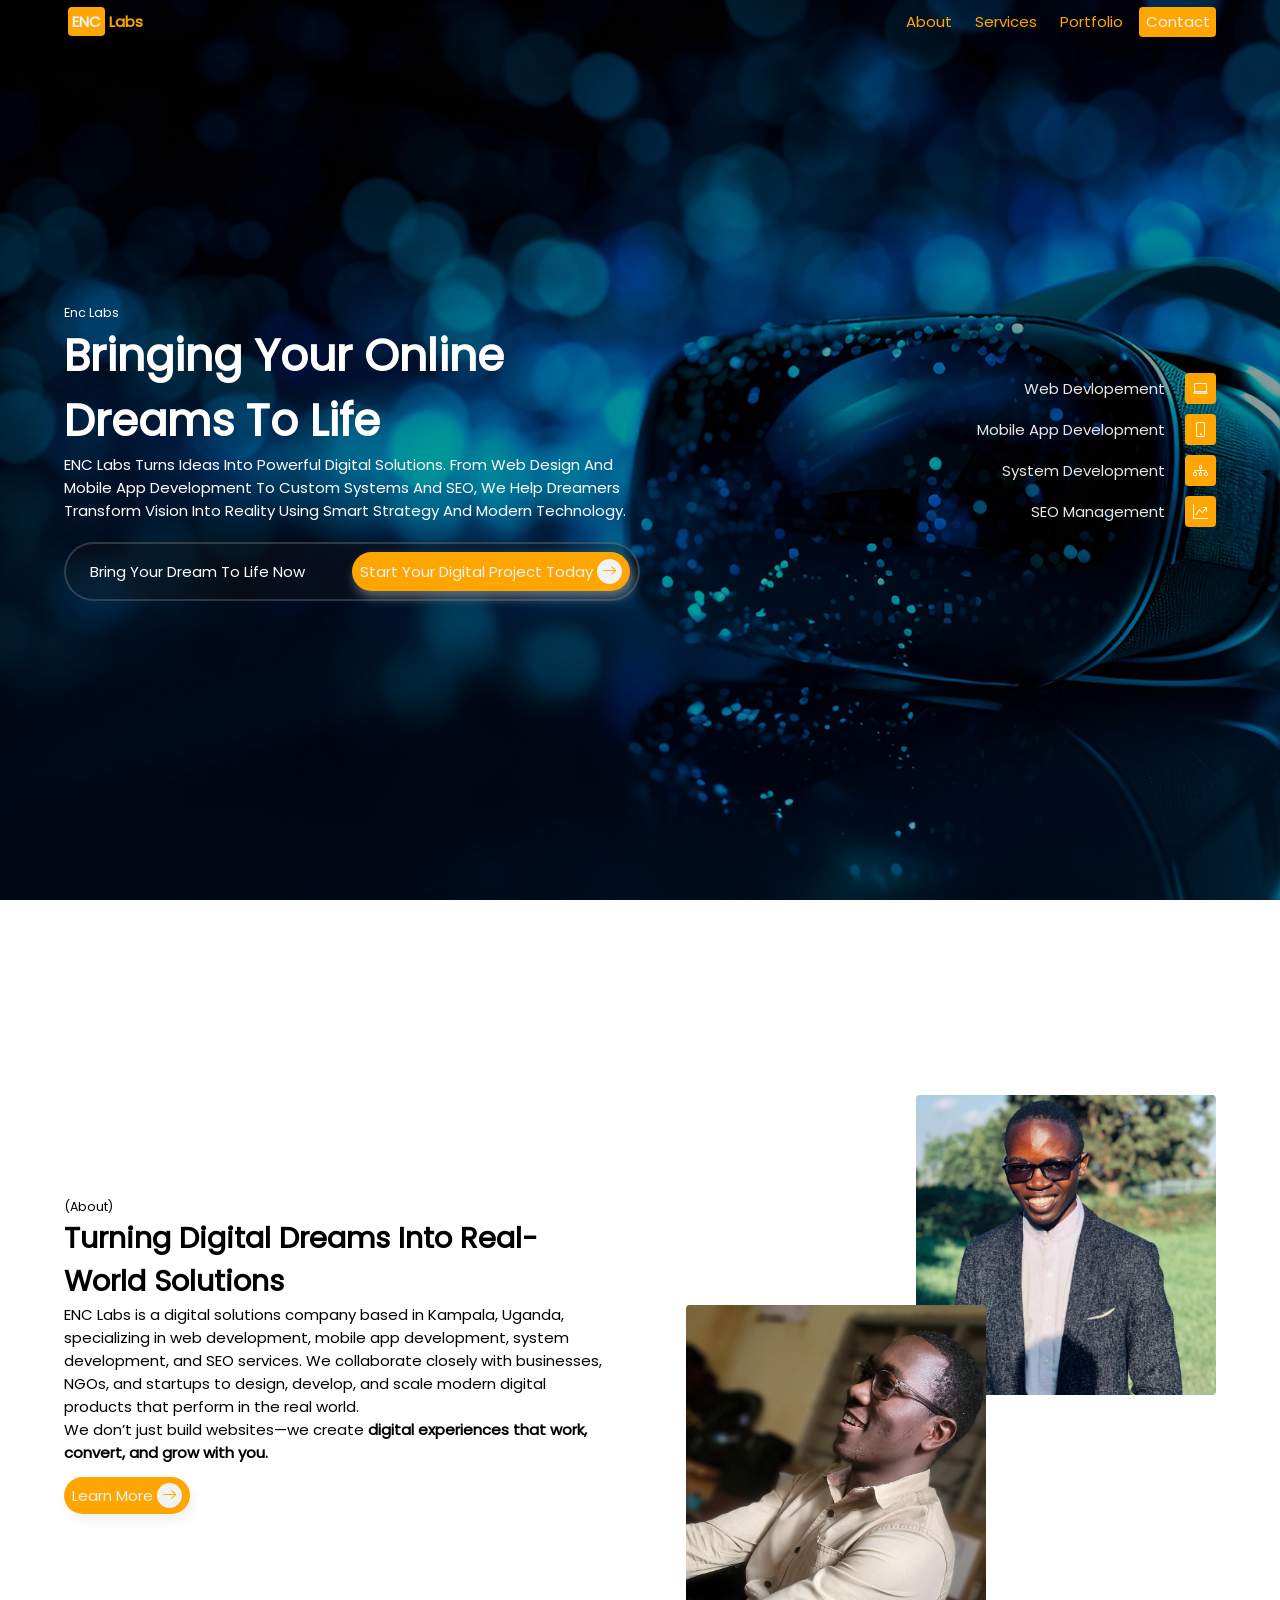
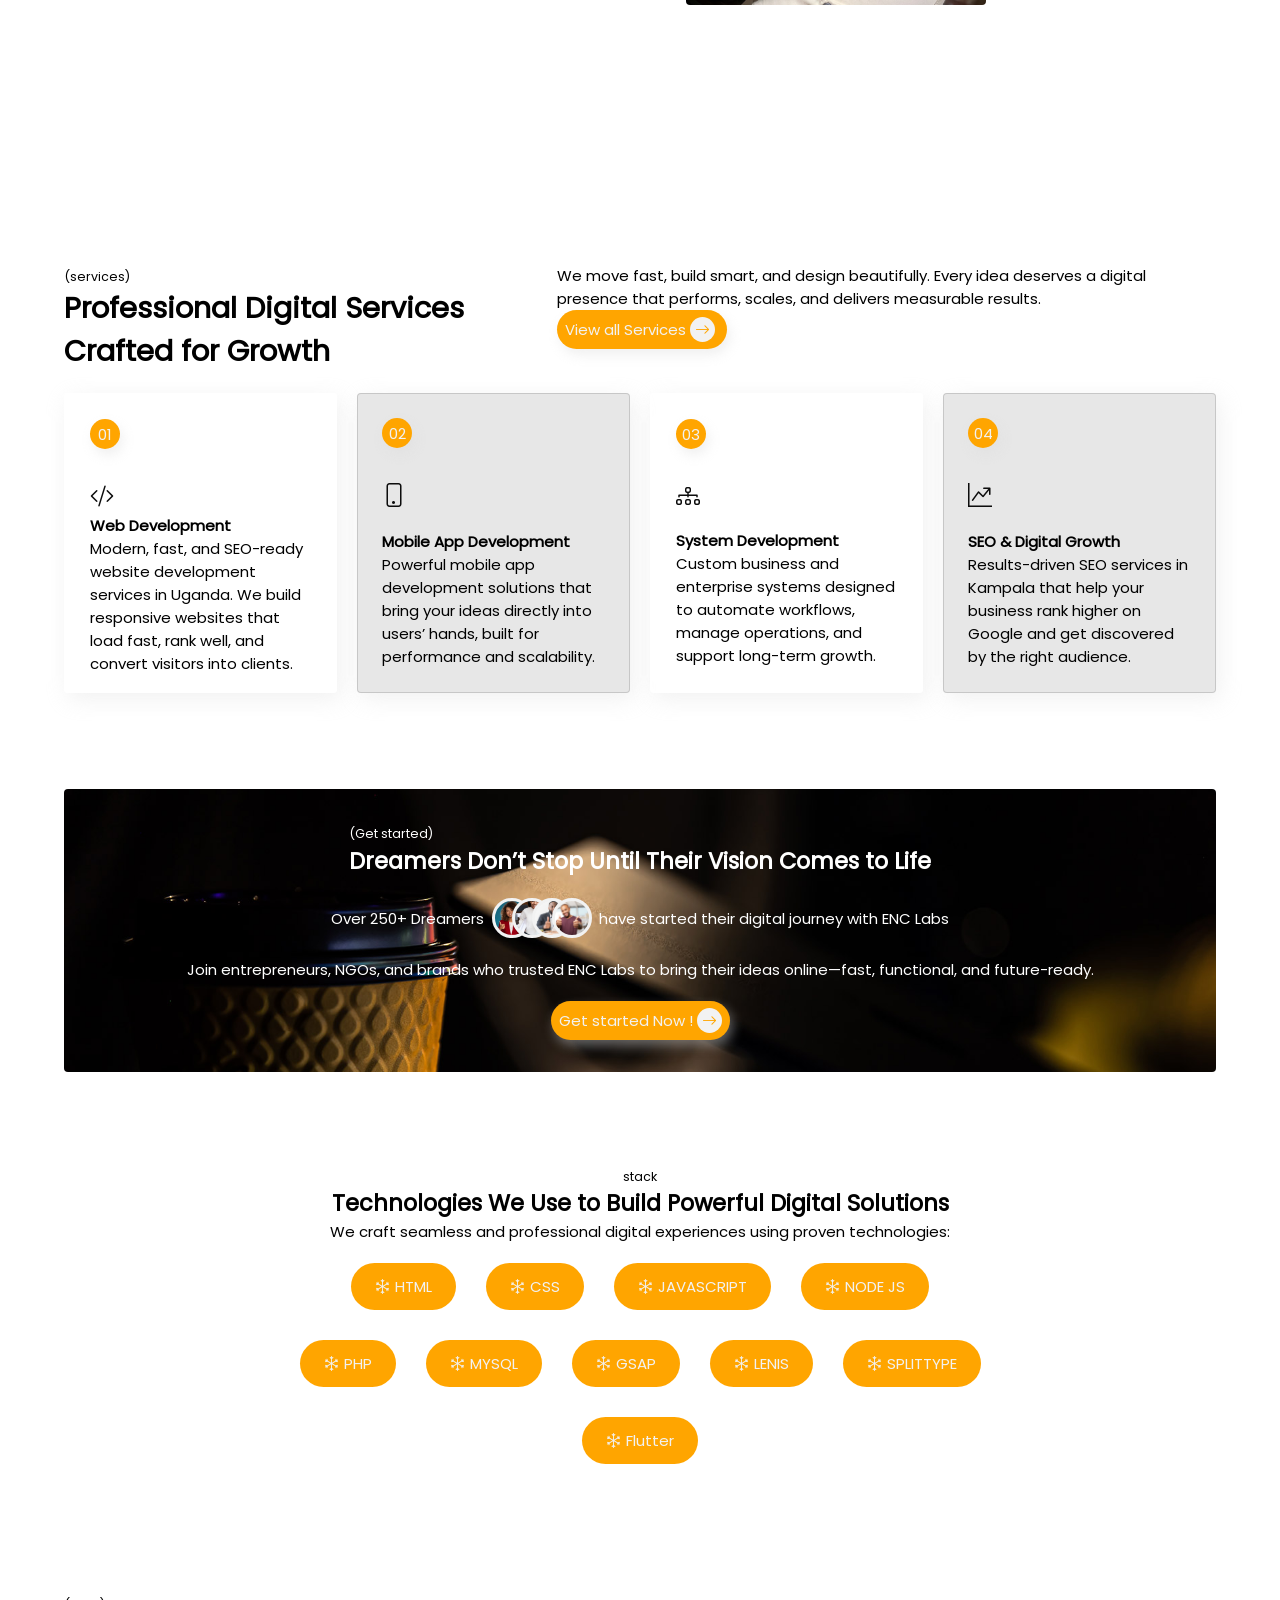
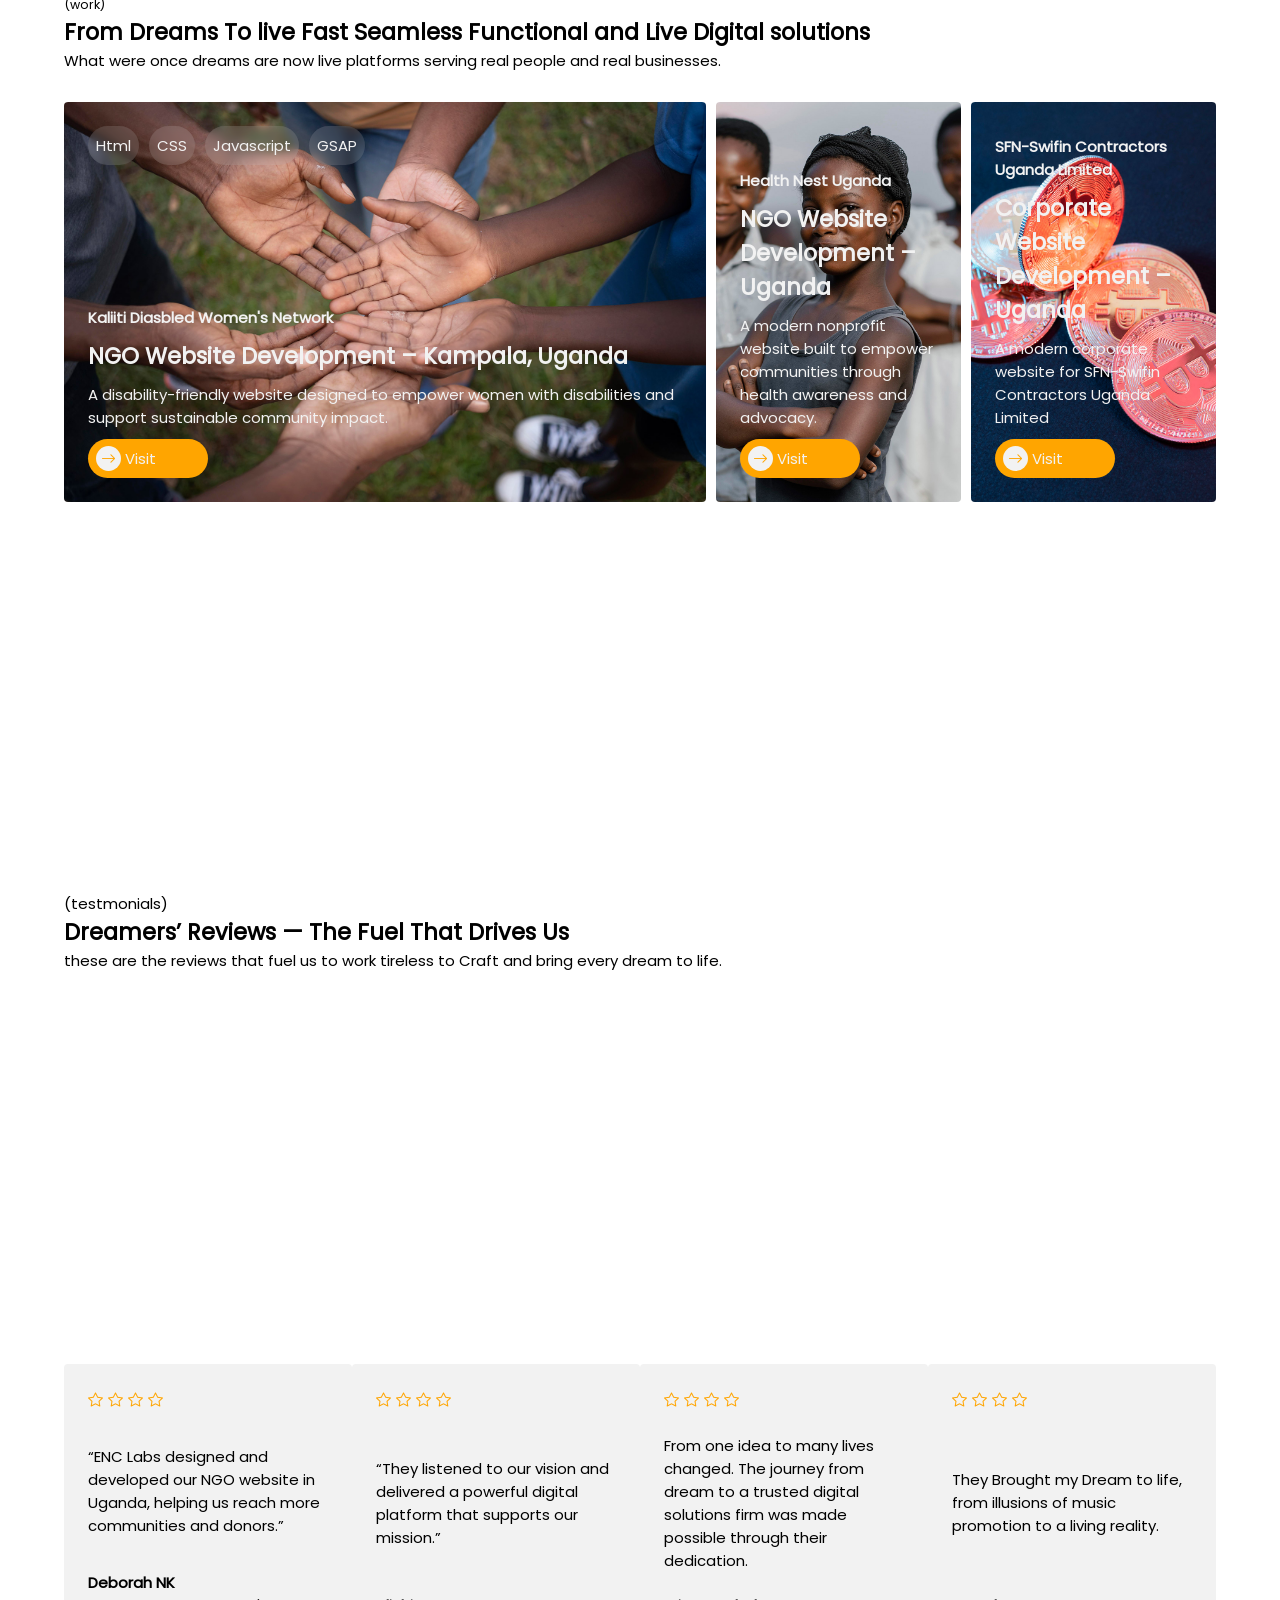
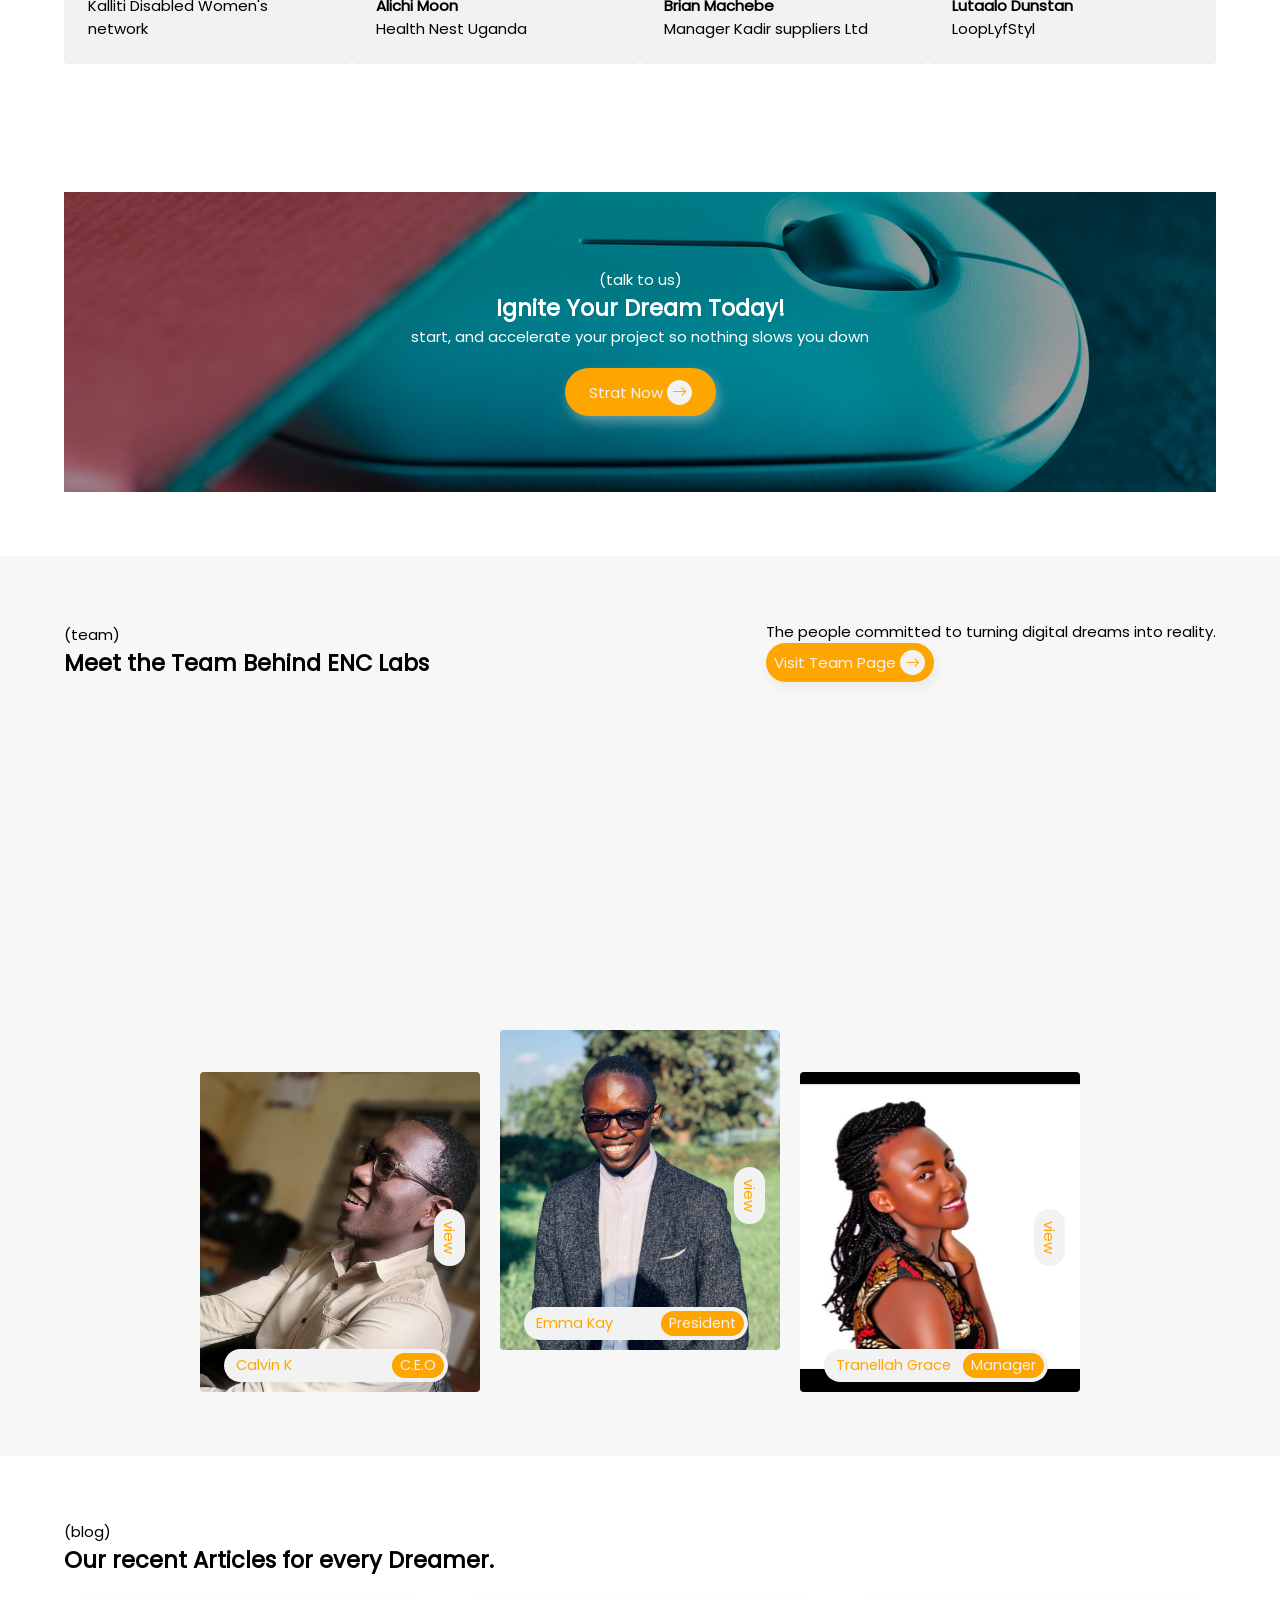
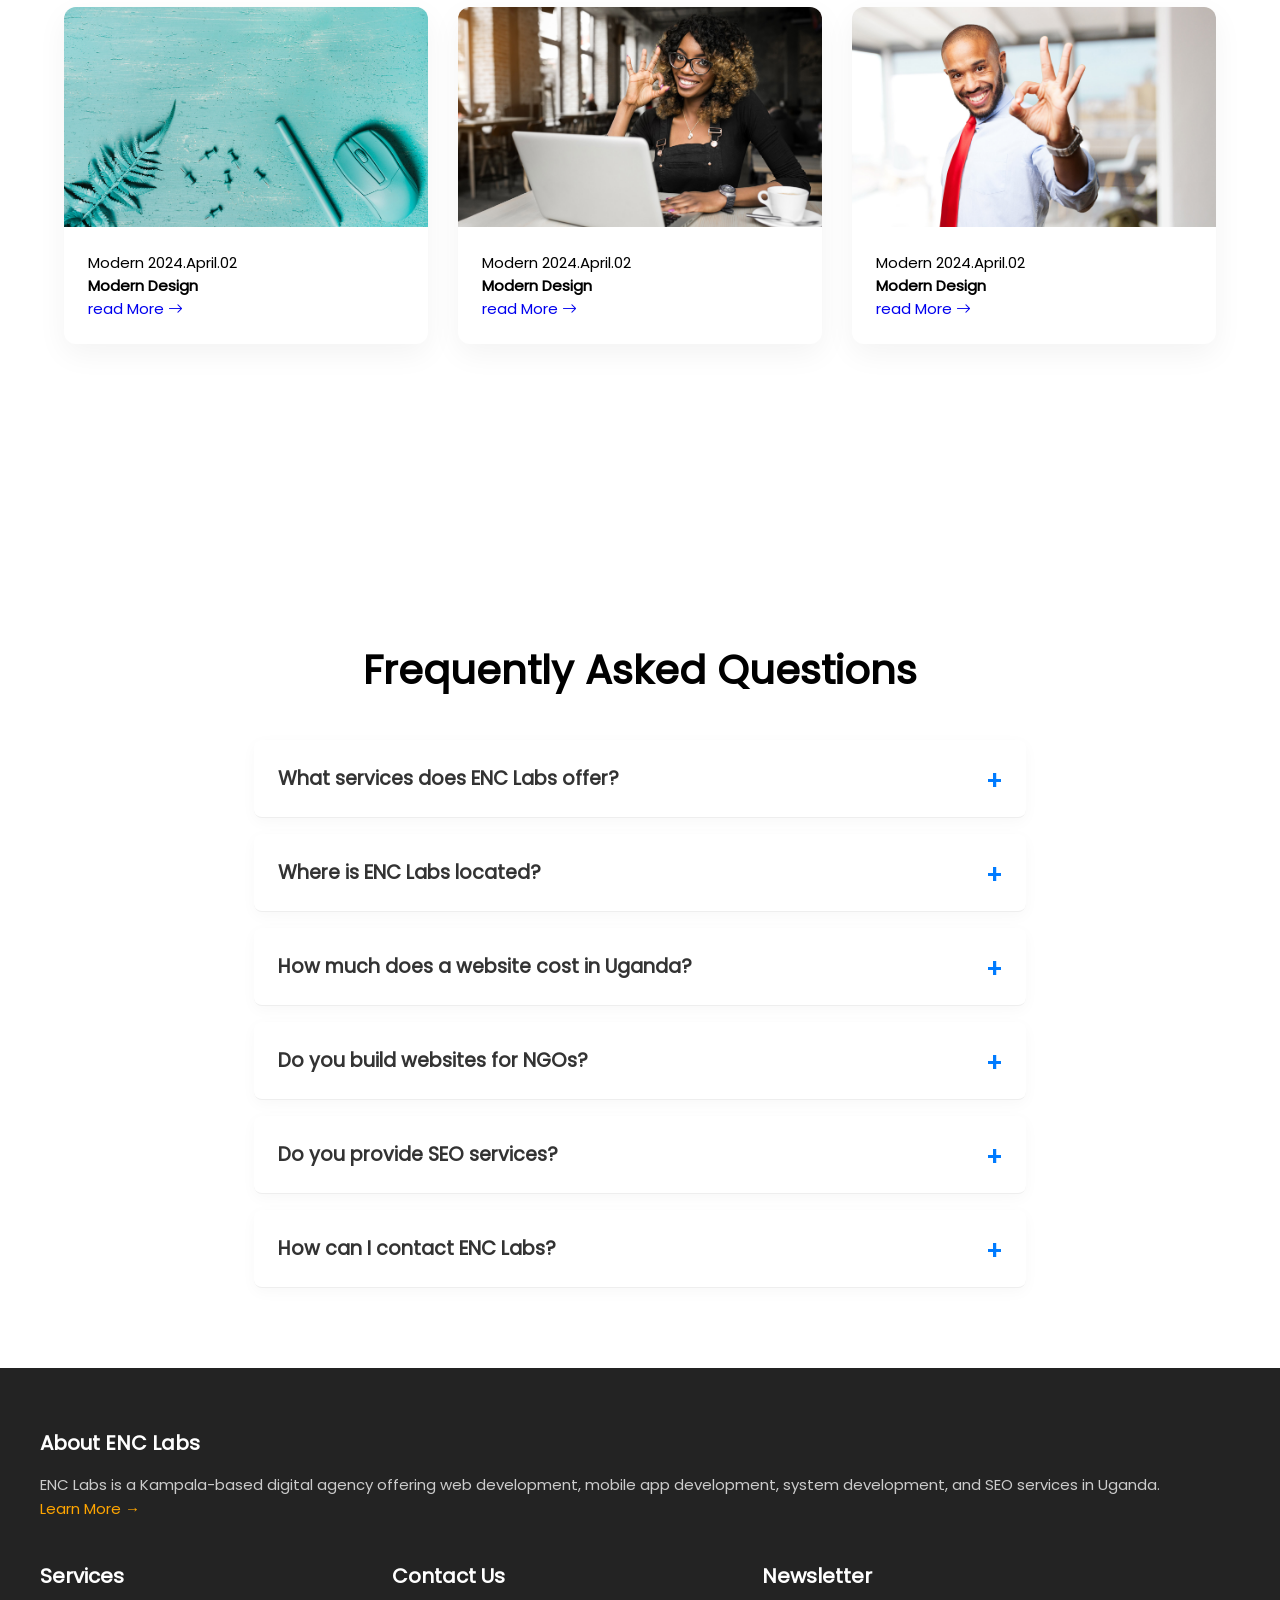
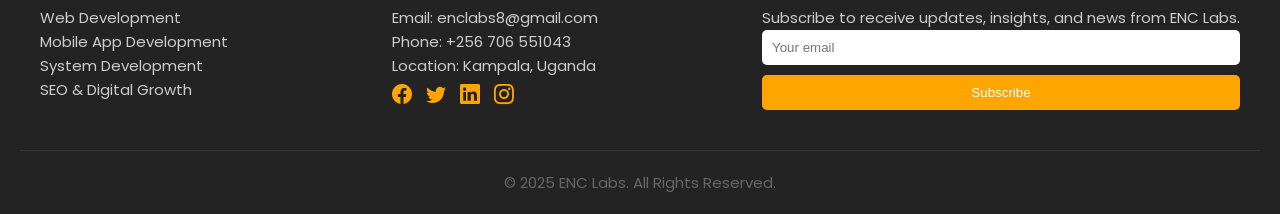
<file: index.html>
<!DOCTYPE html>
<html lang="en">
<head>
    <!-- BASIC META -->
    <meta charset="UTF-8">
    <meta name="viewport" content="width=device-width, initial-scale=1.0">

    <!-- SEO META -->
    <title>ENC Labs | Web & Software Development Company in Kampala, Uganda</title>
    <meta name="description" content="ENC Labs is a leading web and software development company in Kampala, Uganda offering web development, mobile app development, system development, and SEO services.">
    <meta name="robots" content="index, follow">

    <!-- CANONICAL -->
    <link rel="canonical" href="https://www.enclabs.com/">

    <!-- OPEN GRAPH / SOCIAL SEO -->
    <meta property="og:title" content="ENC Labs | Web & Software Development Company in Kampala, Uganda">
    <meta property="og:description" content="We build fast websites, mobile apps, systems, and provide SEO services for businesses and NGOs in Uganda.">
    <meta property="og:type" content="website">
    <meta property="og:url" content="https://www.enclabs.com/">
    <meta property="og:image" content="https://www.enclabs.com/assets/img/og-image.jpg">

    <!-- TWITTER CARD -->
    <meta name="twitter:card" content="summary_large_image">
    <meta name="twitter:title" content="ENC Labs | Web Development Company in Kampala">
    <meta name="twitter:description" content="Professional web & software development services in Uganda.">
    <meta name="twitter:image" content="https://www.enclabs.com/assets/img/og-image.jpg">

    <!-- STYLESHEETS -->
    <link rel="stylesheet" href="assets/css/style.css">
    <link rel="stylesheet" href="assets/css/bootstrap-icons.css">
    <link rel="stylesheet" href="assets/css/home.css">
    <link rel="stylesheet" href="assets/css/h_medscr.css">
    <link rel="stylesheet" href="assets/css/header.css">
    <link rel="stylesheet" href="assets/css/footer.css">

    <!-- SCHEMA: ORGANIZATION -->
    <script type="application/ld+json">
    {
      "@context": "https://schema.org",
      "@type": "Organization",
      "name": "ENC Labs",
      "url": "https://www.enclabs.com",
      "logo": "https://www.enclabs.com/assets/img/logo.png",
      "contactPoint": {
        "@type": "ContactPoint",
        "telephone": "+256706551043",
        "contactType": "customer service",
        "areaServed": "UG",
        "availableLanguage": ["English"]
      },
      "address": {
        "@type": "PostalAddress",
        "addressLocality": "Kampala",
        "addressCountry": "UG"
      }
    }
    </script>


    <script type="application/ld+json">
        {
          "@context": "https://schema.org",
          "@type": "FAQPage",
          "mainEntity": [
            {
              "@type": "Question",
              "name": "What services does ENC Labs offer?",
              "acceptedAnswer": {
                "@type": "Answer",
                "text": "ENC Labs offers web development, mobile app development, system development, and SEO services in Kampala, Uganda."
              }
            },
            {
              "@type": "Question",
              "name": "Where is ENC Labs located?",
              "acceptedAnswer": {
                "@type": "Answer",
                "text": "ENC Labs is based in Kampala, Uganda and serves clients locally and internationally."
              }
            },
            {
              "@type": "Question",
              "name": "How much does a website cost in Uganda?",
              "acceptedAnswer": {
                "@type": "Answer",
                "text": "Website costs depend on features and complexity. ENC Labs offers affordable website development solutions in Uganda."
              }
            },
            {
              "@type": "Question",
              "name": "Do you build websites for NGOs?",
              "acceptedAnswer": {
                "@type": "Answer",
                "text": "Yes. ENC Labs specializes in NGO website development with accessibility and donation readiness."
              }
            },
            {
              "@type": "Question",
              "name": "Do you provide SEO services?",
              "acceptedAnswer": {
                "@type": "Answer",
                "text": "Yes. ENC Labs provides professional SEO services in Kampala to help businesses rank higher on Google."
              }
            },
            {
              "@type": "Question",
              "name": "How can I contact ENC Labs?",
              "acceptedAnswer": {
                "@type": "Answer",
                "text": "You can contact ENC Labs via email at enclabs8@gmail.com or call +256 706 551043."
              }
            }
          ]
        }
    </script>

    <link rel="icon" type="image/jpg" href="assets/imgs/Enclogo 01.png">

</head>

<body>

    <header>
        <div class="small-nav">
           <div class="sm-holder">
                 <div class="sm-t">
                <a href="index.html" class="logo">
                    <p><span>ENC</span> Labs</p>
                </a>

                <div class="close">
                    <p></p>
                    <p></p>
                </div>
            </div>

            <div class="sm-links">
                <a href="pages/about.html"><i class="bi bi-file-earmark-person"></i><p>About</p></a>
                <a href="pages/services.html"><i class="bi bi-layers"></i><p>Services</p></a>
                <a href="pages/portifolio.html"><i class="bi bi-collection"></i><p>Portfolio</p></a>
                <a href="pages/contact.html"><i class="bi bi-phone"></i><p>Contact</p></a>
            </div>

            <div class="sm-foot">
                <a href="index.html" class="logo">
                    <p><span>ENC</span> Labs</p>
                </a>

                <p>&copy; All Rights Reserved</p>
            </div>
           </div>
        </div>


        <!-- ////nav/// -->
    <nav>
        <a href="#" class="logo">
            <p><span>ENC</span> Labs</p>
        </a>

        <div class="links">
            <a href="pages/about.html">About</a>
            <a href="pages/services.html">Services</a>
            <a href="pages/portifolio.html">Portfolio</a>
            <a href="pages/contact.html" class="contact">Contact</a>
        </div>

        <div class="sm-activator">
            <i class="bi bi-list"></i>
        </div>
    </nav>
    </header>
    
    <main>
        <section class="hero ht-sp">


            <div class="hero-cont">
                <small>Enc Labs</small>
                <h1>bringing your online dreams to Life</h1>

                <p> ENC Labs turns ideas into powerful digital solutions. 
                    From web design and mobile app development to custom systems and SEO, 
                    we help dreamers transform vision into reality using smart strategy and modern technology.
                </p>

                <div class="h-cta ht-sp">
                    <p>bring your dream to life Now</p>
                    <a href="pages/contact.html" class="btn-cta">Start Your Digital Project Today <i class="bi bi-arrow-right"></i></a>
                </div>

            </div>

            <div class="hero-cont">
                <div class="home-secs">
                   <div class="h-ser">
                        <a href="#">Web devlopement</a>
                        <i class="bi bi-laptop icky"></i>                       
                   </div>

                   <div class="h-ser">
                        <a href="#">Mobile App development</a>
                        <i class="bi bi-phone icky"></i>
                   </div>

                   <div class="h-ser">
                        <a href="#">System development</a>
                        <i class="bi bi-diagram-3 icky"></i>
                   </div>

                   <div class="h-ser">
                        <a href="#">SEO Management</a>
                        <i class="bi bi-graph-up-arrow icky"></i>                    
                   </div>
                    
                    
                    
                </div>
            </div>
            <div id="overlay"></div>
            <div id="con"></div>

        </section>

        <!-----------About----------->
        <section class="about ht-sp">

            <div class="abt-l">
                <div class="abt-l-cont">
                    <small>(About)</small>
                    <h2>Turning Digital Dreams Into Real-World Solutions</h2>
                    <p> 
                            ENC Labs is a digital solutions company based in Kampala, Uganda,
                            specializing in web development, mobile app development, system development,
                            and SEO services. We collaborate closely with businesses, NGOs, and startups to design,
                            develop, and scale modern digital products that perform in the real world.
                    </p>
                    <p>We don’t just build websites—we create <b>digital experiences that work, convert, and grow with you.</b></p>

                    <div class="abt-cta">
                        <a href="pages/about.html" class="btn-cta">Learn More <i class="bi bi-arrow-right"></i></a>
                    </div>
                </div>
            </div>

            <div class="abt-r">
                <div class="imgs">
                    <div class="img" style="background-image: url(assets/imgs/em.jpg);"></div>
                    <div class="img" style="background-image: url(assets/imgs/calvin.jpg);"></div>
                </div>
            </div>

        </section>

        <!-----Services------->
        <section class="services fl-c">
            <div class="ser-top ht-sb">
                <div class="ser-top-l">
                    <small>(services)</small>
                    <h2>Professional Digital Services Crafted for Growth</h2>
                </div>
                
                <div class="ser-top-r">
                    <p> We move fast, build smart, and design beautifully. 
                        Every idea deserves a digital presence that performs, scales, and delivers measurable results.
                    </p>


                    <div class="ser-cta btn-cta" style="width: 170px;">
                        <a href="pages/services.html">View all Services</a>
                        <i class="bi bi-arrow-right icky"></i>
                    </div>
                </div>
            </div>

            <div class="ser-cards ht-sp">

                <div class="ser-card">
                    <div class="ser-c-top">
                        <p>01</p>
                        
                        <div class="ser-c-icon">
                            <i class="bi bi-code-slash icky"></i>
                        </div>
                    </div>

                    <div class="ser-c-foot">
                        <h4>Web Development</h4>
                        <p> 
                            Modern, fast, and SEO-ready website development services in Uganda. 
                            We build responsive websites that load
                            fast, rank well, and convert visitors into clients.</p>
                    </div>

                </div>

                <div class="ser-card">
                    <div class="ser-c-top">
                        <p>02</p>
                        
                        <div class="ser-c-icon">
                            <i class="bi bi-phone icky"></i>
                        </div>
                    </div>

                    <div class="ser-c-foot">
                        <h4>Mobile App Development</h4>
                        <p>Powerful mobile app development solutions that bring your ideas directly into users’ hands,
                             built for performance and scalability.</p>
                    </div>

                </div>

                <div class="ser-card">
                    <div class="ser-c-top">
                        <p>03</p>
                        
                        <div class="ser-c-icon">
                            <i class="bi bi-diagram-3 icky"></i>
                        </div>
                    </div>

                    <div class="ser-c-foot">
                        <h4>System Development</h4>
                        <p>
                            Custom business and enterprise systems designed to automate workflows,
                            manage operations, and support long-term growth.</p>
                    </div>

                </div>

                <div class="ser-card">
                    <div class="ser-c-top">
                        <p>04</p>
                        <div class="ser-c-icon">
                        <i class="bi bi-graph-up-arrow icky"></i>
                        </div>
                    </div>

                    <div class="ser-c-foot">
                        <h4>SEO & Digital Growth</h4>
                        <p>
                            Results-driven SEO services in Kampala that help your business rank higher on Google
                            and get discovered by the right audience.</p>
                    </div>

                </div>

            </div>
        </section>

        <!----cta----->
        <section class="cta vt-sp">
            <div class="cta-holder vt-sp" style="background-image: url(assets/imgs/t05.jpg);">
                <div class="cta-top">
                    <small>(Get started)</small>
                    <h2>Dreamers Don’t Stop Until Their Vision Comes to Life</h2>
                </div>

                <div class="cta-foot vt-sp">
                    <div class="cta-imgs">
                        <p>Over 250+ Dreamers </p>
                        <div class="imgs">
                            <div class="img" style="background-image: url(assets/imgs/t02.jpg);"></div>
                            <div class="img" style="background-image: url(assets/imgs/t01.jpg);"></div>
                            <div class="img" style="background-image: url(assets/imgs/t03.jpg);"></div>
                            <div class="img" style="background-image: url(assets/imgs/t04.jpg);"></div>
                        </div>
                        <p> have started their digital journey with ENC Labs</p>
                    </div>

                    <p>
                        Join entrepreneurs, NGOs, and brands who trusted ENC Labs to bring their ideas online—fast,
                        functional, and future-ready.</p>
                    <div class="btn-cta">
                        <a href="pages/contact.html">Get started Now !</a>
                        <i class="bi bi-arrow-right"></i>
                    </div>
                </div>
            </div>
        </section>

        <!------stack--------->
        <section class="stack vt-sp">
            <div class="stack-top fl-c">
                <small>stack</small>
                <h2>Technologies We Use to Build Powerful Digital Solutions</h2>
                <p>We craft seamless and professional digital experiences using proven technologies:</p>
            </div>

            <div class="stack-capsules">
                <p class="capsule"> <i class="bi bi-snow"></i> HTML</p>
                <p class="capsule"> <i class="bi bi-snow"></i> CSS</p>
                <p class="capsule"> <i class="bi bi-snow"></i> JAVASCRIPT</p>
                <p class="capsule"> <i class="bi bi-snow"></i> NODE JS</p>
                <p class="capsule"> <i class="bi bi-snow"></i> PHP</p>
                <p class="capsule"> <i class="bi bi-snow"></i> MYSQL</p>
                <p class="capsule"> <i class="bi bi-snow"></i> GSAP</p>
                <p class="capsule"> <i class="bi bi-snow"></i> LENIS</p>
                <p class="capsule"> <i class="bi bi-snow"></i> SPLITTYPE</p>
                <p class="capsule"> <i class="bi bi-snow"></i> Flutter</p>
            </div>
        </section>

        <!------Portifolio------->
        <section class="portfolio">

            <div class="portf-top">
                <div class="ptf-t-l">
                    <small>(work)</small>
                    <h2>From Dreams To live Fast Seamless Functional and Live Digital solutions</h2>
                </div>
                <div class="ptf-t-r">
                    <p>What were once dreams are now live platforms serving real people and real businesses.</p>
                </div>
            </div>

            <div class="ports ht-sb">
                
                <div class="port-card active" style="background-image: url(assets/imgs/ngo01.jpg);">
                    <div class="port-c-top ht-sb">
                        <div class="ptc-l"></div>

                        <div class="ptc-stacks">
                            <p class="tag">Html</p>
                            <p class="tag">CSS</p>
                            <p class="tag">Javascript</p>
                            <p class="tag">GSAP</p>
                        </div>
                    </div>

                    <div class="port-c-foot">
                        <h4>Kaliiti Diasbled Women's Network</h4>
                        <h2>NGO Website Development – Kampala, Uganda</h2>
                        <p>
                            A disability-friendly website designed to empower women with disabilities
                            and support sustainable community impact.
                        </p>
                        <a href="https://kaliiti.org" class="btn-cta"><i class="bi bi-arrow-right icky"></i> Visit</a>
                    </div>
                </div>
                
                
                <div class="port-card" style="background-image: url(assets/imgs/ngo02.jpg);">
                    <div class="port-c-top">
                        <div class="ptc-l"></div>

                        <div class="ptc-stacks">
                            <p class="tag">Html</p>
                            <p class="tag">CSS</p>
                            <p class="tag">Javascript</p>
                            <p class="tag">GSAP</p>
                        </div>
                    </div>

                    <div class="port-c-foot">
                        <h4>Health Nest Uganda</h4>
                        <h2>NGO Website Development – Uganda</h2>
                        <p>A modern nonprofit website built to empower communities through health awareness and advocacy.</p>
                        <a href="#" class="btn-cta"><i class="bi bi-arrow-right icky"></i> Visit</a>
                    </div>
                </div>
                
                
                <div class="port-card" style="background-image: url(assets/imgs/crypto.jpg);">
                    <div class="port-c-top">
                        <div class="ptc-l"></div>

                        <div class="ptc-stacks">
                            <p class="tag">Html</p>
                            <p class="tag">CSS</p>
                            <p class="tag">Javascript</p>
                            <p class="tag">GSAP</p>
                        </div>
                    </div>

                    <div class="port-c-foot">
                        <h4>SFN-Swifin Contractors Uganda Limited</h4>
                        <h2>Corporate Website Development – Uganda</h2>
                        <p>A modern corporate website for SFN-Swifin Contractors Uganda Limited</p>
                        <a href="https://emkay.github.io/sfn" class="btn-cta"><i class="bi bi-arrow-right icky"></i> Visit</a>
                    </div>
                </div>
                
            </div>

        </section>

        <!-----testmonial------>
        <section class="testmonials fl-c">
            <div class="tst-top">
                <div class="tst-top-l">
                    <p>(testmonials)</p>
                    <h2>Dreamers’ Reviews — The Fuel That Drives Us</h2>
                </div>

                <div class="tst-top-r">
                    <p>these are the reviews that fuel us to work tireless to Craft and bring every dream to life.</p>
                </div>
            </div>

            <div class="tst-cards ht-sb">
                <div class="tst-card fl-c">
                    <div class="rating">
                        <i class="bi bi-star"></i>
                        <i class="bi bi-star"></i>
                        <i class="bi bi-star"></i>
                        <i class="bi bi-star"></i>
                    </div>

                    <div class="tst-c-mid">
                        <p>“ENC Labs designed and developed our NGO website in Uganda,
                            helping us reach more communities and donors.”
                        </p>
                    </div>

                    <div class="tst-foot">
                        <h4>Deborah NK</h4>
                        <p>Kalliti Disabled Women's network</p>
                    </div>
                </div>

                <div class="tst-card fl-c">
                    <div class="rating">
                        <i class="bi bi-star"></i>
                        <i class="bi bi-star"></i>
                        <i class="bi bi-star"></i>
                        <i class="bi bi-star"></i>
                    </div>

                    <div class="tst-c-mid">
                        <p> 
                           “They listened to our vision and delivered a powerful digital platform that supports our mission.”
                        </p>
                    </div>

                    <div class="tst-foot">
                        <h4>Alichi Moon</h4>
                        <p>Health Nest Uganda</p>
                    </div>
                </div>

                <div class="tst-card fl-c">
                    <div class="rating">
                        <i class="bi bi-star"></i>
                        <i class="bi bi-star"></i>
                        <i class="bi bi-star"></i>
                        <i class="bi bi-star"></i>
                    </div>

                    <div class="tst-c-mid">
                        <p>From one idea to many lives changed. 
                            The journey from dream to a trusted digital solutions 
                            firm was made possible through their dedication.
                        </p>
                    </div>

                    <div class="tst-foot">
                        <h4>Brian Machebe</h4>
                        <p>Manager Kadir suppliers Ltd</p>
                    </div>
                </div>

                <div class="tst-card fl-c">
                    <div class="rating">
                        <i class="bi bi-star"></i>
                        <i class="bi bi-star"></i>
                        <i class="bi bi-star"></i>
                        <i class="bi bi-star"></i>
                    </div>

                    <div class="tst-c-mid">
                        <p> 
                            They Brought my Dream to life,
                            from illusions of music promotion to a living reality. 
                        </p>
                    </div>

                    <div class="tst-foot">
                        <h4>Lutaalo Dunstan</h4>
                        <p>LoopLyfStyl</p>
                    </div>
                </div>
            </div>
        </section>

        <!------Cta----->
        <section class="main-cta fl-c">
           <div class="m-cta-holder" style="background-image: url(assets/imgs/cta03.jpg);">
                <div class="m-cta-top">
                    <p>(talk to us)</p>
                    <h2>Ignite Your Dream Today!</h2>
                    <p>start, and accelerate your project so nothing slows you down</p>
                </div>
                <div class="m-cta-foot btn-cta">
                    <a href="pages/contact.html">Strat Now</a>
                    <i class="bi bi-arrow-right icky"></i>
                </div>
           </div>
        </section>

        <!--------Team------>
        <section class="team fl-c">
            <div class="team-top ht-sp">
                <div class="tm-t-l">
                    <p>(team)</p>
                    <h2>Meet the Team Behind ENC Labs</h2>
                </div>
                <div class="tm-t-r">
                    <p>The people committed to turning digital dreams into reality.</p>
                    <div class="cta-tm btn-cta" style="width: 168px;">
                        <a href="pages/team.html">Visit Team Page</a>
                        <i class="bi bi-arrow-right icky"></i>
                    </div>
                </div>
            </div>

            <div class="team-cards fl">
                
                <div class="tm-card" style="background-image: url(assets/imgs/calvin.jpg);">
                    <div class="name">
                        <p>Calvin K</p>
                        <p>C.E.O</p>
                    </div>

                    <div class="act">
                        <a href="pages/team_details.html?id=calvin">view</a>
                    </div>
                </div>
                
                <div class="tm-card" style="background-image: url(assets/imgs/em.jpg);">
                    <div class="name">
                        <p>Emma Kay</p>
                        <p>President</p>
                    </div>

                    <div class="act">
                        <a href="pages/team_details.html?id=emkay">view</a>
                    </div>
                </div>
                
                <div class="tm-card" style="background-image: url(assets/imgs/love.jpg);">
                    <div class="name">
                        <p>Tranellah Grace</p>
                        <p>Manager</p>
                    </div>

                    <div class="act">
                        <a href="pages/team_details.html?id=grace">view</a>
                    </div>
                </div>
            </div>
        </section>

        <!---Blog----->
        <section class="blog">
            <div class="B-top">
                <p>(blog)</p>
                <h2>Our recent Articles for every Dreamer.</h2>
            </div>

            <div class="b-cards ht-sb">

                <div class="b-card">
                    <div class="img" style="background-image: url(assets/imgs/cat02.jpg);"></div>
                    <div class="b-details">
                        <p>Modern 2024.April.02</p>
                        <h4>Modern Design</h4>
                        <a href="pages/blog.html">read More <i class="bi bi-arrow-right"></i></a>
                    </div>
                </div>
                

                <div class="b-card">
                    <div class="img" style="background-image: url(assets/imgs/t06.jpg);"></div>
                    <div class="b-details">
                        <p>Modern 2024.April.02</p>
                        <h4>Modern Design</h4>
                        <a href="pages/blog.html">read More <i class="bi bi-arrow-right"></i></a>
                    </div>
                </div>

                <div class="b-card">
                    <div class="img" style="background-image: url(assets/imgs/t07.jpg);"></div>
                    <div class="b-details">
                        <p>Modern 2024.April.02</p>
                        <h4>Modern Design</h4>
                        <a href="pages/blog.html">read More <i class="bi bi-arrow-right"></i></a>
                    </div>
                </div>
            </div>
        </section>

    <section id="faq" class="faq-section">
      <h2>Frequently Asked Questions</h2>
    
      <details>
        <summary>What services does ENC Labs offer?</summary>
        <div class="faq-content">
          <p>
            ENC Labs offers web development, mobile app development, system development, and SEO services in Kampala, Uganda for businesses, NGOs, and startups.
          </p>
        </div>
      </details>
  
      <details>
        <summary>Where is ENC Labs located?</summary>
        <div class="faq-content">
          <p>
            ENC Labs is based in Kampala, Uganda and serves clients locally and internationally.
          </p>
        </div>
      </details>
  
      <details>
        <summary>How much does a website cost in Uganda?</summary>
        <div class="faq-content">
          <p>
            Website costs depend on design, features, and complexity. ENC Labs provides affordable and scalable website development solutions tailored to your needs.
          </p>
        </div>
      </details>
  
      <details>
        <summary>Do you build websites for NGOs?</summary>
        <div class="faq-content">
          <p>
            Yes. ENC Labs specializes in NGO website development, including accessible, donation-ready, and community-focused platforms.
          </p>
        </div>
      </details>
  
      <details>
        <summary>Do you provide SEO services?</summary>
        <div class="faq-content">
          <p>
            Yes. We offer professional SEO services in Kampala to help businesses rank higher on Google and attract the right audience.
          </p>
        </div>
      </details>
  
      <details>
        <summary>How can I contact ENC Labs?</summary>
        <div class="faq-content">
          <p>
            You can reach ENC Labs via email at enclabs8@gmail.com or call +256 706 551043.
          </p>
        </div>
      </details>
    </section>

    </main>

    <!--================= FOOTER =================-->


    <footer>
        <div class="footer-container">
        
          <!-- About -->
          <div class="footer-about">
            <h3>About ENC Labs</h3>
            <p>
              ENC Labs is a Kampala-based digital agency offering web development,
               mobile app development, system development, and SEO services in Uganda.
            </p>
            <a href="pages/about.html">Learn More →</a>
          </div>
      
          <!-- Services -->
          <div class="footer-services">
            <h3>Services</h3>
            <ul>
              <li><a href="pages/services.html?id=wed">Web Development</a></li>
              <li><a href="pages/services.html?id=app">Mobile App Development</a></li>
              <li><a href="pages/services.html?id=sys">System Development</a></li>
              <li><a href="pages/services.html?id=seo">SEO & Digital Growth</a></li>
            </ul>
          </div>
      
          <!-- Contact -->
          <div class="footer-contact">
            <h3>Contact Us</h3>
            <p>
              Email: <a href="mailto:enclabs8@gmail.com">enclabs8@gmail.com</a><br>
              Phone: <a href="tel:+256706551043">+256 706 551043</a><br>
              Location: Kampala, Uganda
            </p>
            <div class="social-icons">
              <a href="#"><i class="bi bi-facebook"></i></a>
              <a href="#"><i class="bi bi-twitter"></i></a>
              <a href="#"><i class="bi bi-linkedin"></i></a>
              <a href="#"><i class="bi bi-instagram"></i></a>
            </div>
          </div>
      
          <!-- Newsletter -->
          <div class="footer-newsletter">
            <h3>Newsletter</h3>
            <p>Subscribe to receive updates, insights, and news from ENC Labs.</p>
            <form>
              <input type="email" placeholder="Your email">
              <button type="submit">Subscribe</button>
            </form>
          </div>
      
        </div>
    
        <!-- Footer Bottom -->
        <div class="footer-bottom">
          &copy; 2025 ENC Labs. All Rights Reserved.
        </div>
    </footer>


    <script src="assets/js/lenis.min.js"></script>
    <script src="assets/js/gsap.min.js"></script>
    <script src="assets/js/ScrollTrigger.min.js"></script>
    <script src="assets/js/SplitType.min.js"></script>
    <script src="assets/js/header.js"></script>
    <script src="assets/js/app.js"></script>
</body>
</html>
</file>
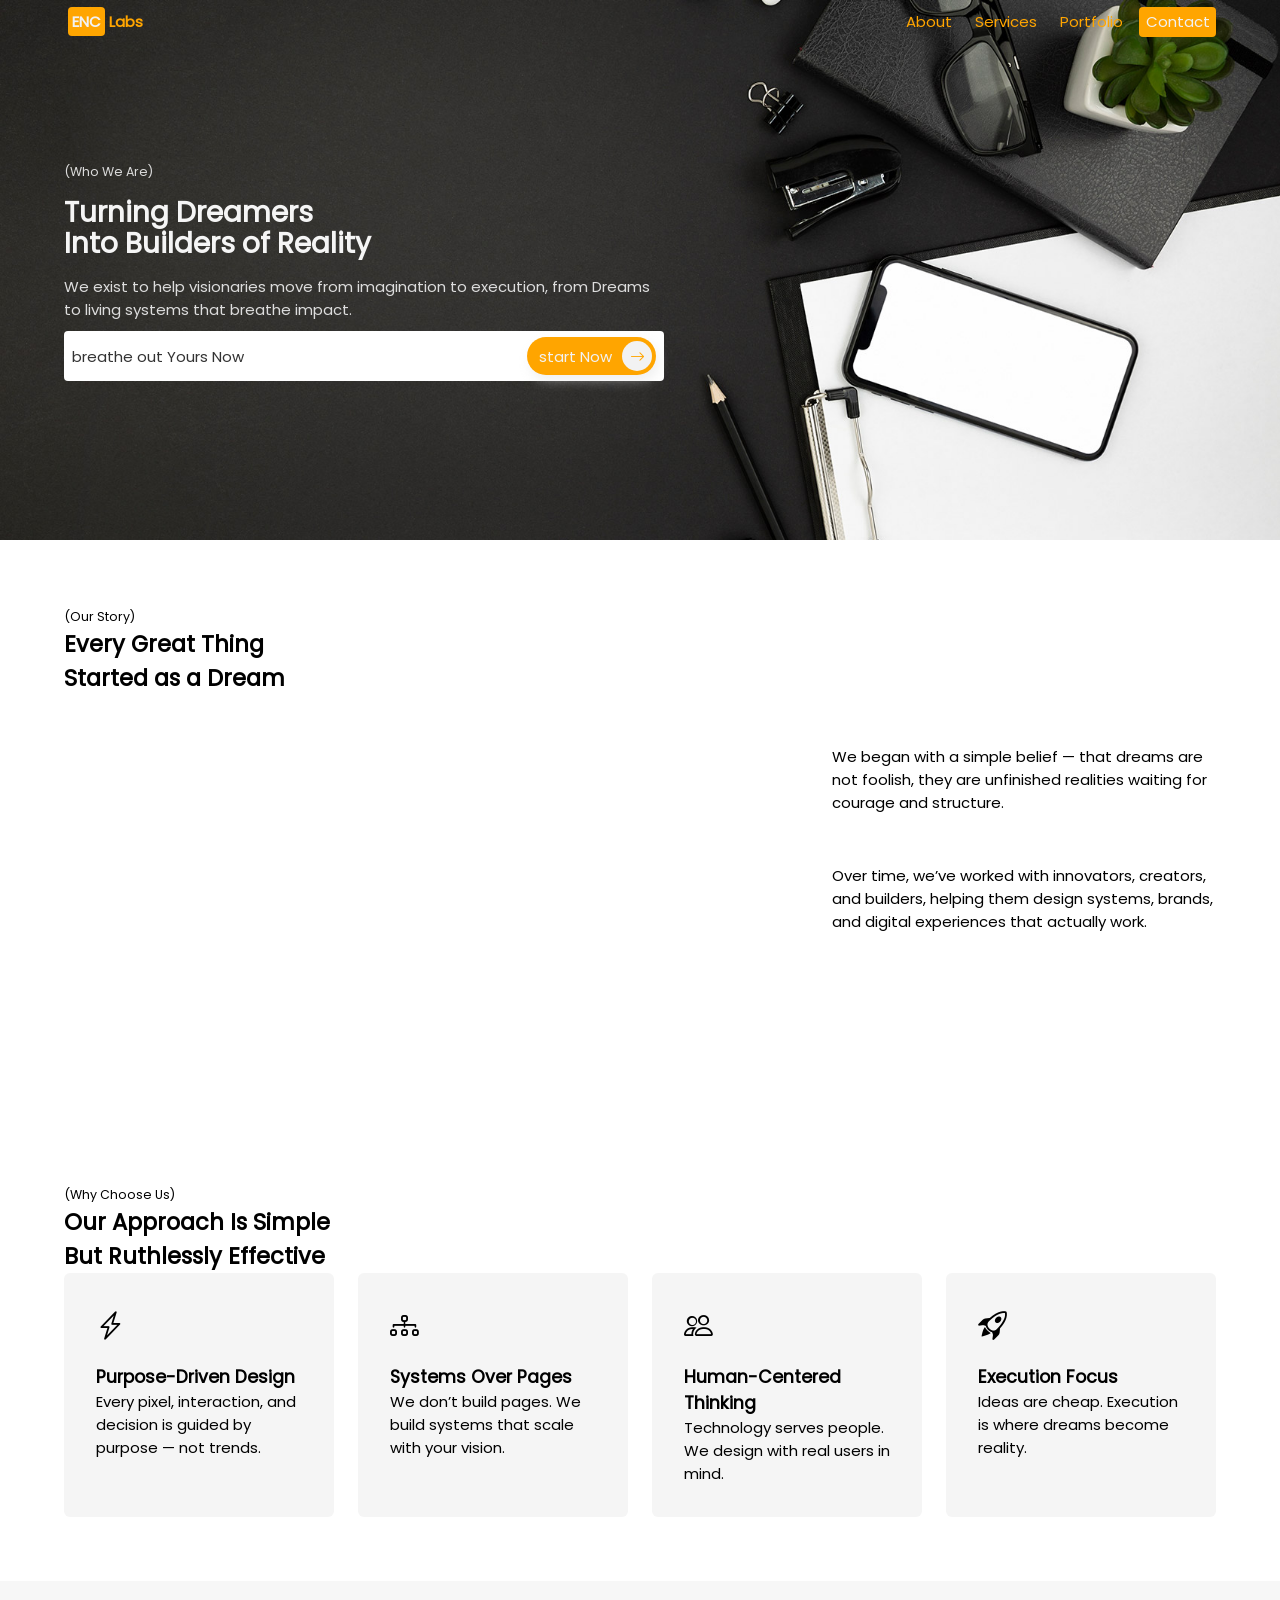
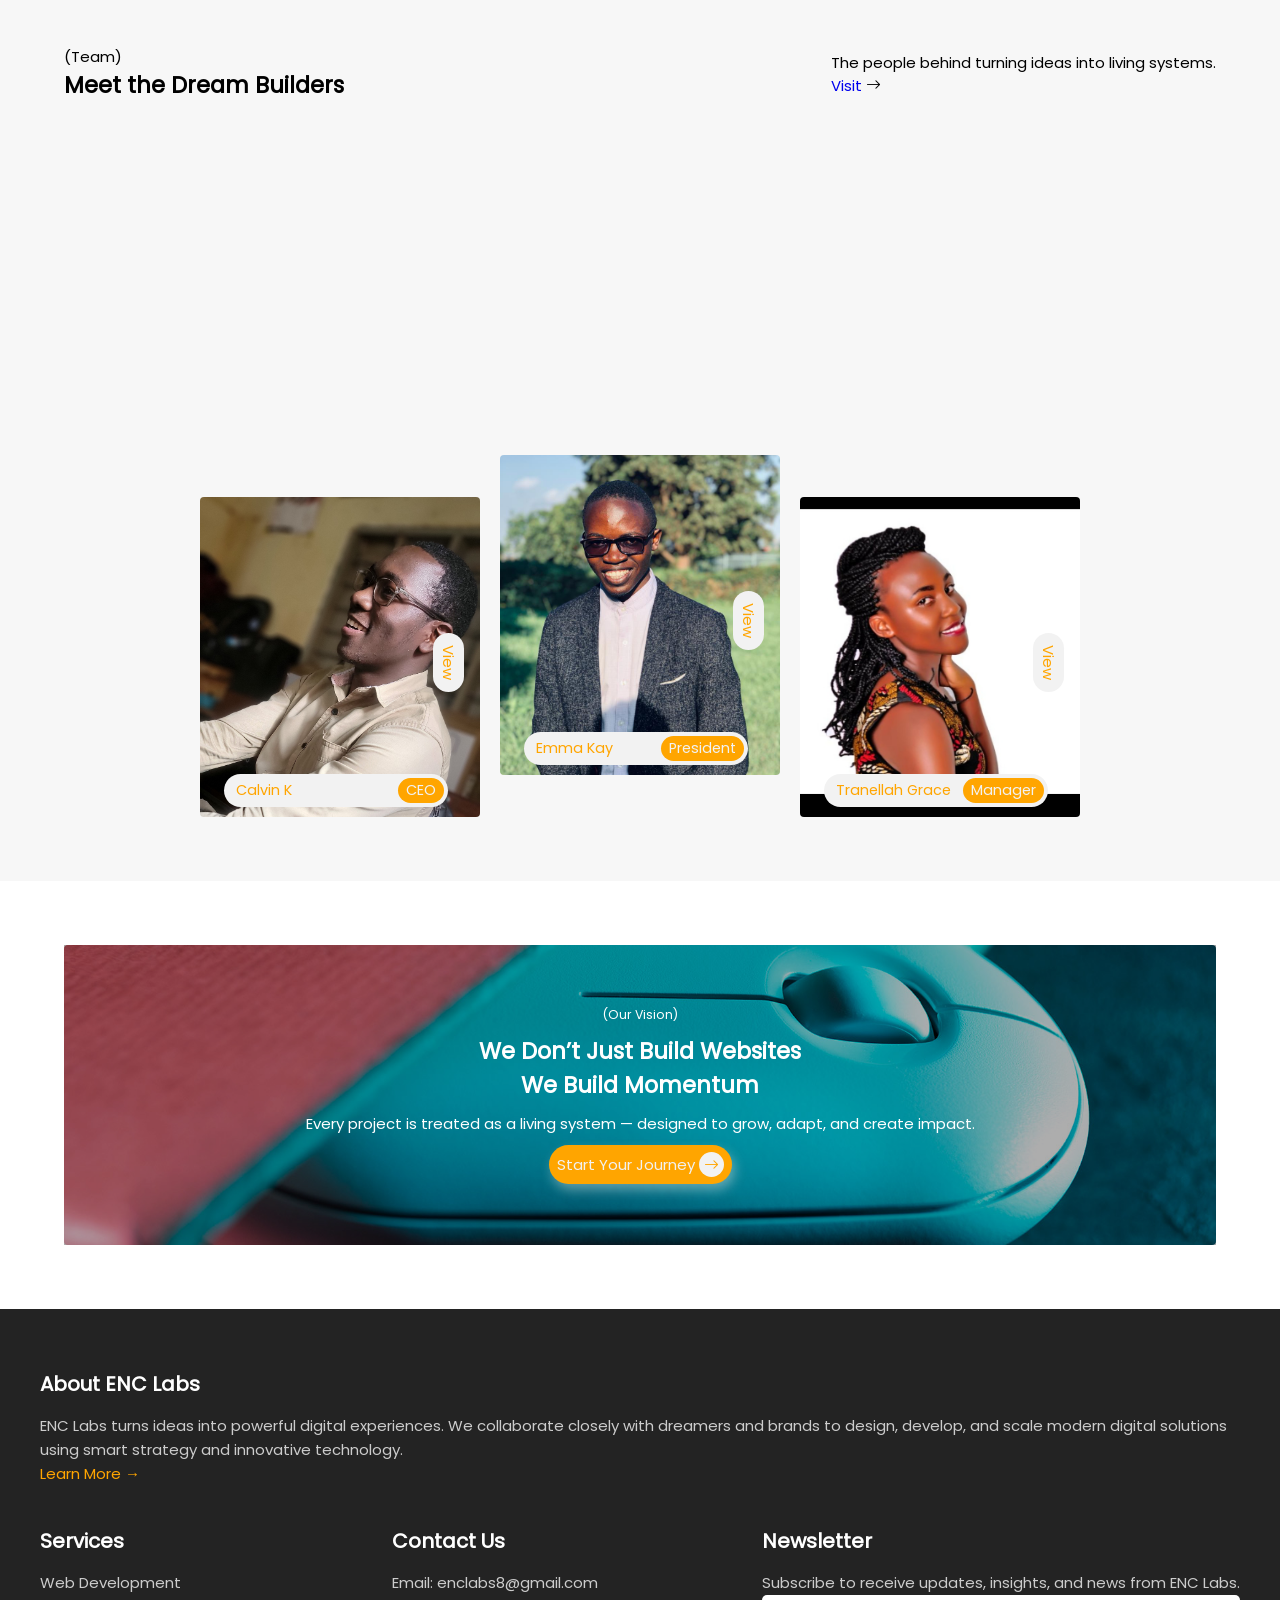
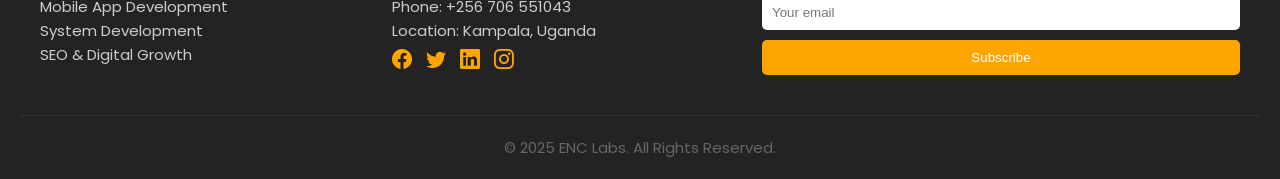
<file: pages/about.html>
<!DOCTYPE html>
<html lang="en">
<head>
  <meta charset="UTF-8">
  <meta name="viewport" content="width=device-width, initial-scale=1.0">

  <!-- SEO META -->
  <title>ENC Labs | About Us – Web & Software Development Company in Kampala</title>
  <meta name="description" content="Learn about ENC Labs, a digital solutions company in Kampala, Uganda. We build websites, mobile apps, and systems for businesses, NGOs, and startups.">
  <meta name="robots" content="index, follow">

    <!-- CANONICAL -->
    <link rel="canonical" href="https://www.enclabs.com/about/">

    <!-- OPEN GRAPH / SOCIAL SEO -->
    <meta property="og:title" content="ENC Labs | About Us – Digital Agency in Kampala, Uganda">
    <meta property="og:description" content="Meet the team behind ENC Labs. We build websites, mobile apps, and systems for businesses and NGOs in Uganda.">
    <meta property="og:type" content="website">
    <meta property="og:url" content="https://www.enclabs.com/about/">
    <meta property="og:image" content="https://www.enclabs.com/assets/img/og-image.jpg">

    <!-- TWITTER CARD -->
    <meta name="twitter:card" content="summary_large_image">
    <meta name="twitter:title" content="ENC Labs | Web Development Company in Kampala">
    <meta name="twitter:description" content="Professional web & software development services in Uganda.">
    <meta name="twitter:image" content="https://www.enclabs.com/assets/img/og-image.jpg">
 

  <link rel="stylesheet" href="../assets/css/style.css">
  <link rel="stylesheet" href="../assets/css/bootstrap-icons.css">
  <link rel="stylesheet" href="../assets/css/about.css">
  <link rel="stylesheet" href="../assets/css/header.css">
  <link rel="stylesheet" href="../assets/css/footer.css">
  <link rel="stylesheet" href="../assets/css/team.css">
</head>
<body>

<header>
    <div class="small-nav">
           <div class="sm-holder">
                 <div class="sm-t">
                <a href="../index.html" class="logo">
                    <p><span>ENC</span> Labs</p>
                </a>

                <div class="close">
                    <p></p>
                    <p></p>
                </div>
            </div>

            <div class="sm-links">
                <a href="about.html"><i class="bi bi-file-earmark-person"></i><p>About</p></a>
                <a href="services.html"><i class="bi bi-layers"></i><p>Services</p></a>
                <a href="portifolio.html"><i class="bi bi-collection"></i><p>Portfolio</p></a>
                <a href="contact.html"><i class="bi bi-phone"></i><p>Contact</p></a>
            </div>

            <div class="sm-foot">
                <a href="../index.html" class="logo">
                    <p><span>ENC</span> Labs</p>
                </a>

                <p>&copy; All Rights Reserved</p>
            </div>
           </div>
    </div>


    <!-- ////nav/// -->
    <nav>
        <a href="../index.html" class="logo">
            <p><span>ENC</span> Labs</p>
        </a>

        <div class="links">
            <a href="about.html">About</a>
            <a href="services.html">Services</a>
            <a href="portifolio.html">Portfolio</a>
            <a href="contact.html" class="contact">Contact</a>
        </div>

        <div class="sm-activator">
            <i class="bi bi-list"></i>
        </div>
    </nav>
</header>

<!-- HERO -->
<section class="abt-hero" style="background-image: url(../assets/imgs/hero-abt.jpg);">
  <div class="abt-overlay"></div>
  <div class="abt-h-l">
      <small>(Who We Are)</small>
      <h1>Turning Dreamers<br>Into Builders of Reality</h1>
      <p>
        We exist to help visionaries move from imagination to execution,
        from Dreams to living systems that breathe impact.
      </p>


      <div class="abt-hero-cta ht-sp">
          <p>breathe out Yours Now</p>
          <a href="contact.html" class="btn-cta ht-sb">
              <p>start Now</p>
              <i class="bi bi-arrow-right"></i>
          </a>
      </div>

    </div>
</section>

<!-- ABOUT STORY -->
<section class="abt-story ht-sb">

    <div class="story-left">
      <small>(Our Story)</small>
      <h2>Every Great Thing<br>Started as a Dream</h2>
    </div>

    <div class="story-right vt-sp">
        <div class="story-content-t"></div>
        <div class="story-content-b vt-sp">
            <p>
                We began with a simple belief — that dreams are not foolish,
                they are unfinished realities waiting for courage and structure.
            </p>

            <p>
                Over time, we’ve worked with innovators, creators, and builders,
                helping them design systems, brands, and digital experiences
                that actually work.
            </p>
        </div>
    </div>

</section>

<!-- WHY CHOOSE US -->
<section class="why-us">
  <div class="why-top">
    <small>(Why Choose Us)</small>
    <h2>Our Approach Is Simple<br>But Ruthlessly Effective</h2>
  </div>

  <div class="why-cards ht-sb">
    <div class="why-card">
      <i class="bi bi-lightning-charge"></i>
      <h3>Purpose-Driven Design</h3>
      <p>
        Every pixel, interaction, and decision
        is guided by purpose — not trends.
      </p>
    </div>

    <div class="why-card">
      <i class="bi bi-diagram-3"></i>
      <h3>Systems Over Pages</h3>
      <p>
        We don’t build pages.
        We build systems that scale with your vision.
      </p>
    </div>

    <div class="why-card">
      <i class="bi bi-people"></i>
      <h3>Human-Centered Thinking</h3>
      <p>
        Technology serves people.
        We design with real users in mind.
      </p>
    </div>

    <div class="why-card">
      <i class="bi bi-rocket-takeoff"></i>
      <h3>Execution Focus</h3>
      <p>
        Ideas are cheap.
        Execution is where dreams become reality.
      </p>
    </div>
  </div>
</section>


<!-- TEAM -->
<section class="team fl-c">
  <div class="team-top ht-sp">
    <div class="tm-t-l">
      <p>(Team)</p>
      <h2>Meet the Dream Builders</h2>
    </div>

    <div class="tm-t-r">
      <p>The people behind turning ideas into living systems.</p>
      <div class="cta-tm">
        <a href="#">Visit</a>
        <i class="bi bi-arrow-right"></i>
      </div>
    </div>
  </div>

  <div class="team-cards fl">
    <div class="tm-card" style="background-image: url(../assets/imgs/calvin.jpg);">
      <div class="name">
        <p>Calvin K</p>
        <p>CEO</p>
      </div>
      <div class="act"><a href="team_details.html?id=calvin">View</a></div>
    </div>

    <div class="tm-card mid" style="background-image: url(../assets/imgs/em.jpg);">
      <div class="name">
        <p>Emma Kay</p>
        <p>President</p>
      </div>
      <div class="act"><a href="team_details.html?id=emkay">View</a></div>
    </div>

    <div class="tm-card" style="background-image: url(../assets/imgs/love.jpg);">
      <div class="name">
        <p>Tranellah Grace</p>
        <p>Manager</p>
      </div>
      <div class="act"><a href="team_details.html?id=grace">View</a></div>
    </div>
  </div>
</section>

<!-- VIDEO CTA -->
<section class="cta-video">

  <div class="cta-vidoe-holder" style="background-image: url(../assets/imgs/cta03.jpg);">

      <div class="cta-video-content" >
          <small>(Our Vision)</small>
          <h2>We Don’t Just Build Websites<br>We Build Momentum</h2>
          <p>
              Every project is treated as a living system —
              designed to grow, adapt, and create impact.
          </p>

          <div class="btn-cta">
            <a href="contact.html">Start Your Journey</a>
            <i class="bi bi-arrow-right"></i>
          </div>
      </div>
  </div>
 
</section>

        <!-- ================= FOOTER ================= -->
    <footer>
        <div class="footer-container">
        
          <!-- About -->
          <div class="footer-about">
            <h3>About ENC Labs</h3>
            <p>
              ENC Labs turns ideas into powerful digital experiences. We collaborate closely with dreamers and brands to design, develop, and scale modern digital solutions using smart strategy and innovative technology.
            </p>
            <a href="#about">Learn More →</a>
          </div>
      
          <!-- Services -->
          <div class="footer-services">
            <h3>Services</h3>
            <ul>
              <li><a href="services.html?id=wed">Web Development</a></li>
              <li><a href="services.html?id=app">Mobile App Development</a></li>
              <li><a href="services.html?id=sys">System Development</a></li>
              <li><a href="services.html?id=seo">SEO & Digital Growth</a></li>
            </ul>
          </div>
      
          <!-- Contact -->
          <div class="footer-contact">
            <h3>Contact Us</h3>
            <p>
              Email: <a href="mailto:enclabs8@gmail.com">enclabs8@gmail.com</a><br>
              Phone: <a href="tel:+256706551043">+256 706 551043</a><br>
              Location: Kampala, Uganda
            </p>
            <div class="social-icons">
              <a href="#"><i class="bi bi-facebook"></i></a>
              <a href="#"><i class="bi bi-twitter"></i></a>
              <a href="#"><i class="bi bi-linkedin"></i></a>
              <a href="#"><i class="bi bi-instagram"></i></a>
            </div>
          </div>
      
          <!-- Newsletter -->
          <div class="footer-newsletter">
            <h3>Newsletter</h3>
            <p>Subscribe to receive updates, insights, and news from ENC Labs.</p>
            <form>
              <input type="email" placeholder="Your email">
              <button type="submit">Subscribe</button>
            </form>
          </div>
      
        </div>
    
        <!-- Footer Bottom -->
        <div class="footer-bottom">
          &copy; 2025 ENC Labs. All Rights Reserved.
        </div>
    </footer>


<script src="../assets/js/lenis.min.js"></script>
<script src="../assets/js/gsap.min.js"></script>
<script src="../assets/js/ScrollTrigger.min.js"></script>
<script src="../assets/js/header.js"></script>
<script src="../assets/js/app.js"></script>
</body>
</html>
</file>
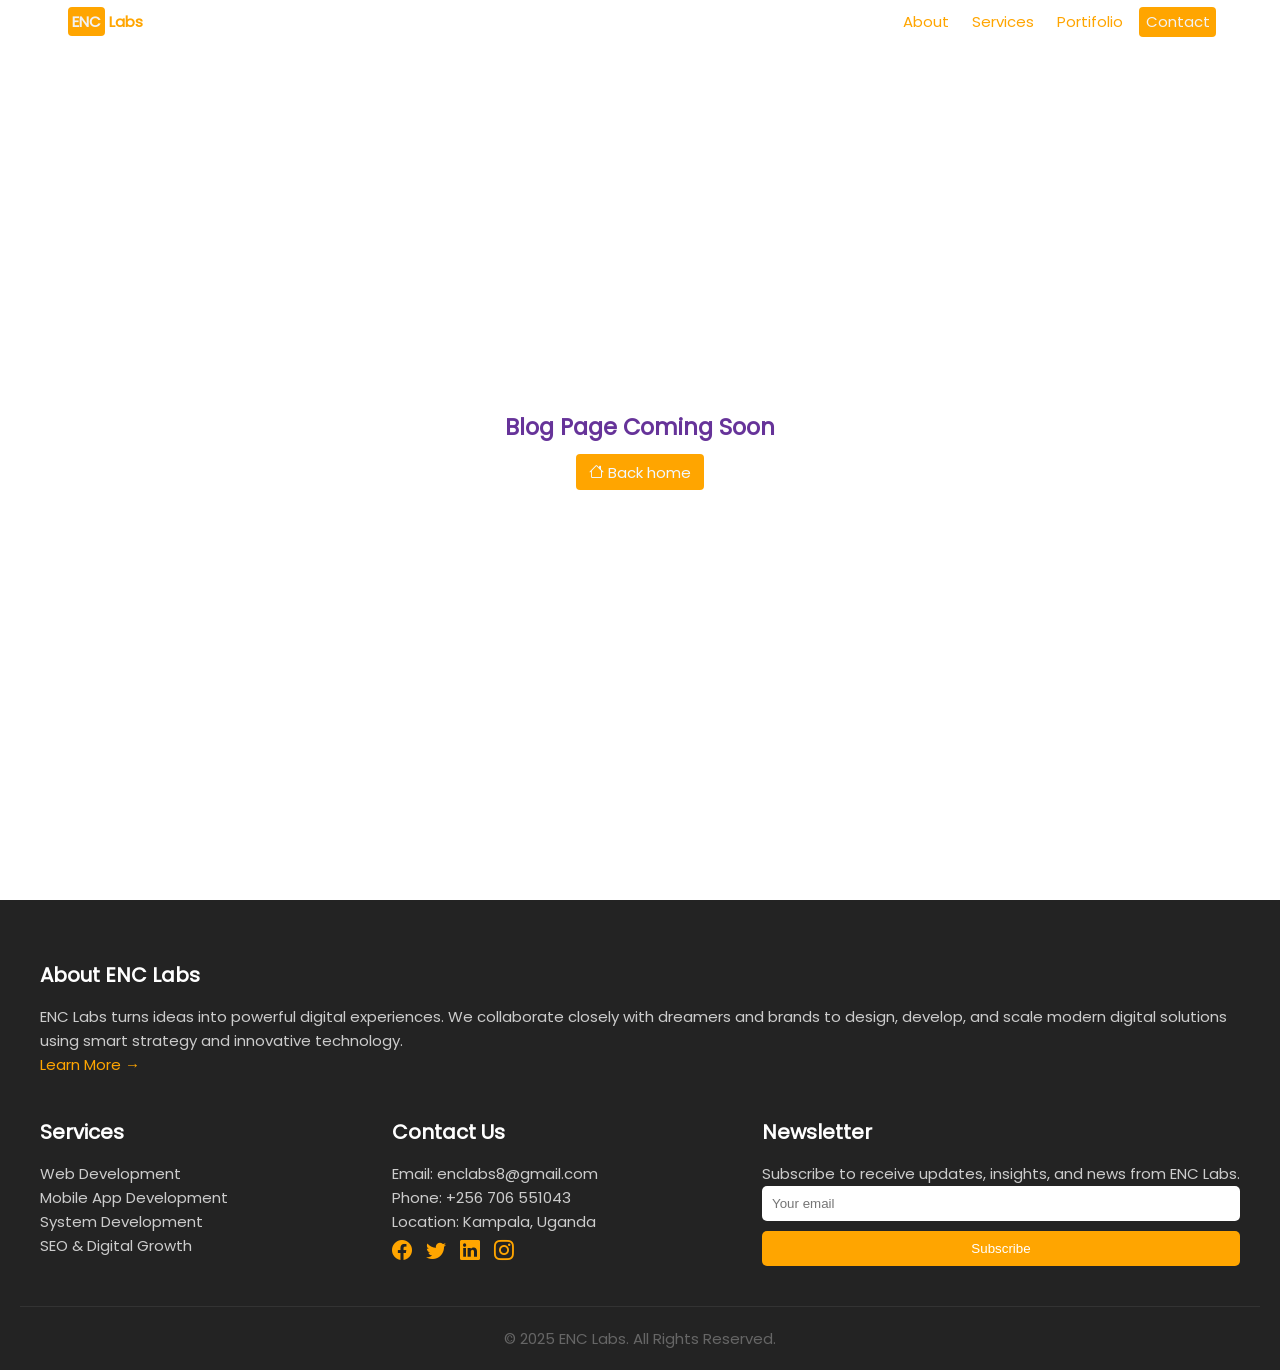
<file: pages/blog.html>
<!DOCTYPE html>
<html lang="en">
<head>
    <meta charset="UTF-8">
    <meta name="viewport" content="width=device-width, initial-scale=1.0">
    <title>Document</title>
</head>
<body>
    <!DOCTYPE html>
<html lang="en">
<head>
    <meta charset="UTF-8">
    <meta name="viewport" content="width=device-width, initial-scale=1.0">
    <title>ENCLabs | Blog</title>
    <!-- SEO META -->
    <title>ENC Labs | Web & Software Development Company in Kampala, Uganda</title>
    <meta name="description" content="ENC Labs is a leading web and software development company in Kampala, Uganda offering web development, mobile app development, system development, and SEO services.">
    <meta name="robots" content="index, follow">

    <!-- CANONICAL -->
    <link rel="canonical" href="https://www.enclabs.com/">

    <!-- OPEN GRAPH / SOCIAL SEO -->
    <meta property="og:title" content="ENC Labs | Web & Software Development Company in Kampala, Uganda">
    <meta property="og:description" content="We build fast websites, mobile apps, systems, and provide SEO services for businesses and NGOs in Uganda.">
    <meta property="og:type" content="website">
    <meta property="og:url" content="https://www.enclabs.com/">
    <meta property="og:image" content="https://www.enclabs.com/assets/img/og-image.jpg">

    <!-- TWITTER CARD -->
    <meta name="twitter:card" content="summary_large_image">
    <meta name="twitter:title" content="ENC Labs | Web Development Company in Kampala">
    <meta name="twitter:description" content="Professional web & software development services in Uganda.">
    <meta name="twitter:image" content="https://www.enclabs.com/assets/img/og-image.jpg">

    <link rel="stylesheet" href="../assets/css/style.css">
    <link rel="stylesheet" href="../assets/css/bootstrap-icons.css">
    <link rel="stylesheet" href="../assets/css/blog.css">
    <link rel="stylesheet" href="../assets/css/header.css">
    <link rel="stylesheet" href="../assets/css/footer.css">
</head>
<body>
    <!----header-->
    <header>
    <div class="small-nav">
           <div class="sm-holder">
                 <div class="sm-t">
                <a href="../index.html" class="logo">
                    <p><span>ENC</span> Labs</p>
                </a>

                <div class="close">
                    <p></p>
                    <p></p>
                </div>
            </div>

            <div class="sm-links">
                <a href="about.html"><i class="bi bi-file-earmark-person"></i><p>About</p></a>
                <a href="services.html"><i class="bi bi-layers"></i><p>Services</p></a>
                <a href="portifolio.html"><i class="bi bi bi-collection"></i><p>Portfolio</p></a>
                <a href="contact.html"><i class="bi bi-phone"></i><p>Contact</p></a>
            </div>

            <div class="sm-foot">
                <a href="index.html" class="logo">
                    <p><span>ENC</span> Labs</p>
                </a>

                <p>&copy; All Rights Reserved</p>
            </div>
           </div>
    </div>


    <!-- ////nav/// -->
    <nav>
        <a href="../index.html" class="logo">
            <p><span>ENC</span> Labs</p>
        </a>

        <div class="links">
            <a href="about.html">About</a>
            <a href="services.html">Services</a>
            <a href="portifolio.html">Portifolio</a>
            <a href="contact.html" class="contact">Contact</a>
        </div>

        <div class="sm-activator">
            <i class="bi bi-list"></i>
        </div>
    </nav>
    </header>
    
    <section class="waiting">
        <h2>Blog Page Coming Soon</h2>
        <a href="../index.html"><i class="bi bi-house"></i> Back home</a>
    </section>

    <!-- ================= FOOTER ================= -->
    <footer>
        <div class="footer-container">
        
          <!-- About -->
          <div class="footer-about">
            <h3>About ENC Labs</h3>
            <p>
              ENC Labs turns ideas into powerful digital experiences. We collaborate closely with dreamers and brands to design, develop, and scale modern digital solutions using smart strategy and innovative technology.
            </p>
            <a href="about.html">Learn More →</a>
          </div>
      
          <!-- Services -->
          <div class="footer-services">
            <h3>Services</h3>
            <ul>
              <li><a href="services.html?id=wed">Web Development</a></li>
              <li><a href="services.html?id=app">Mobile App Development</a></li>
              <li><a href="services.html?id=sys">System Development</a></li>
              <li><a href="services.html?id=seo">SEO & Digital Growth</a></li>
            </ul>
          </div>
      
          <!-- Contact -->
          <div class="footer-contact">
            <h3>Contact Us</h3>
            <p>
              Email: <a href="mailto:enclabs8@gmail.com">enclabs8@gmail.com</a><br>
              Phone: <a href="tel:+256706551043">+256 706 551043</a><br>
              Location: Kampala, Uganda
            </p>
            <div class="social-icons">
              <a href="#"><i class="bi bi-facebook"></i></a>
              <a href="#"><i class="bi bi-twitter"></i></a>
              <a href="#"><i class="bi bi-linkedin"></i></a>
              <a href="#"><i class="bi bi-instagram"></i></a>
            </div>
          </div>
      
          <!-- Newsletter -->
          <div class="footer-newsletter">
            <h3>Newsletter</h3>
            <p>Subscribe to receive updates, insights, and news from ENC Labs.</p>
            <form>
              <input type="email" placeholder="Your email">
              <button type="submit">Subscribe</button>
            </form>
          </div>
      
        </div>
    
        <!-- Footer Bottom -->
        <div class="footer-bottom">
          &copy; 2025 ENC Labs. All Rights Reserved.
        </div>
    </footer>

    <script src="../assets/js/lenis.min.js"></script>
    <script src="../assets/js/gsap.min.js"></script>
    <script src="../assets/js/ScrollTrigger.min.js"></script>
    <script src="../assets/js/header.js"></script>
    <script src="../assets/js/app.js"></script>
</body>
</html>
</body>
</html>
</file>
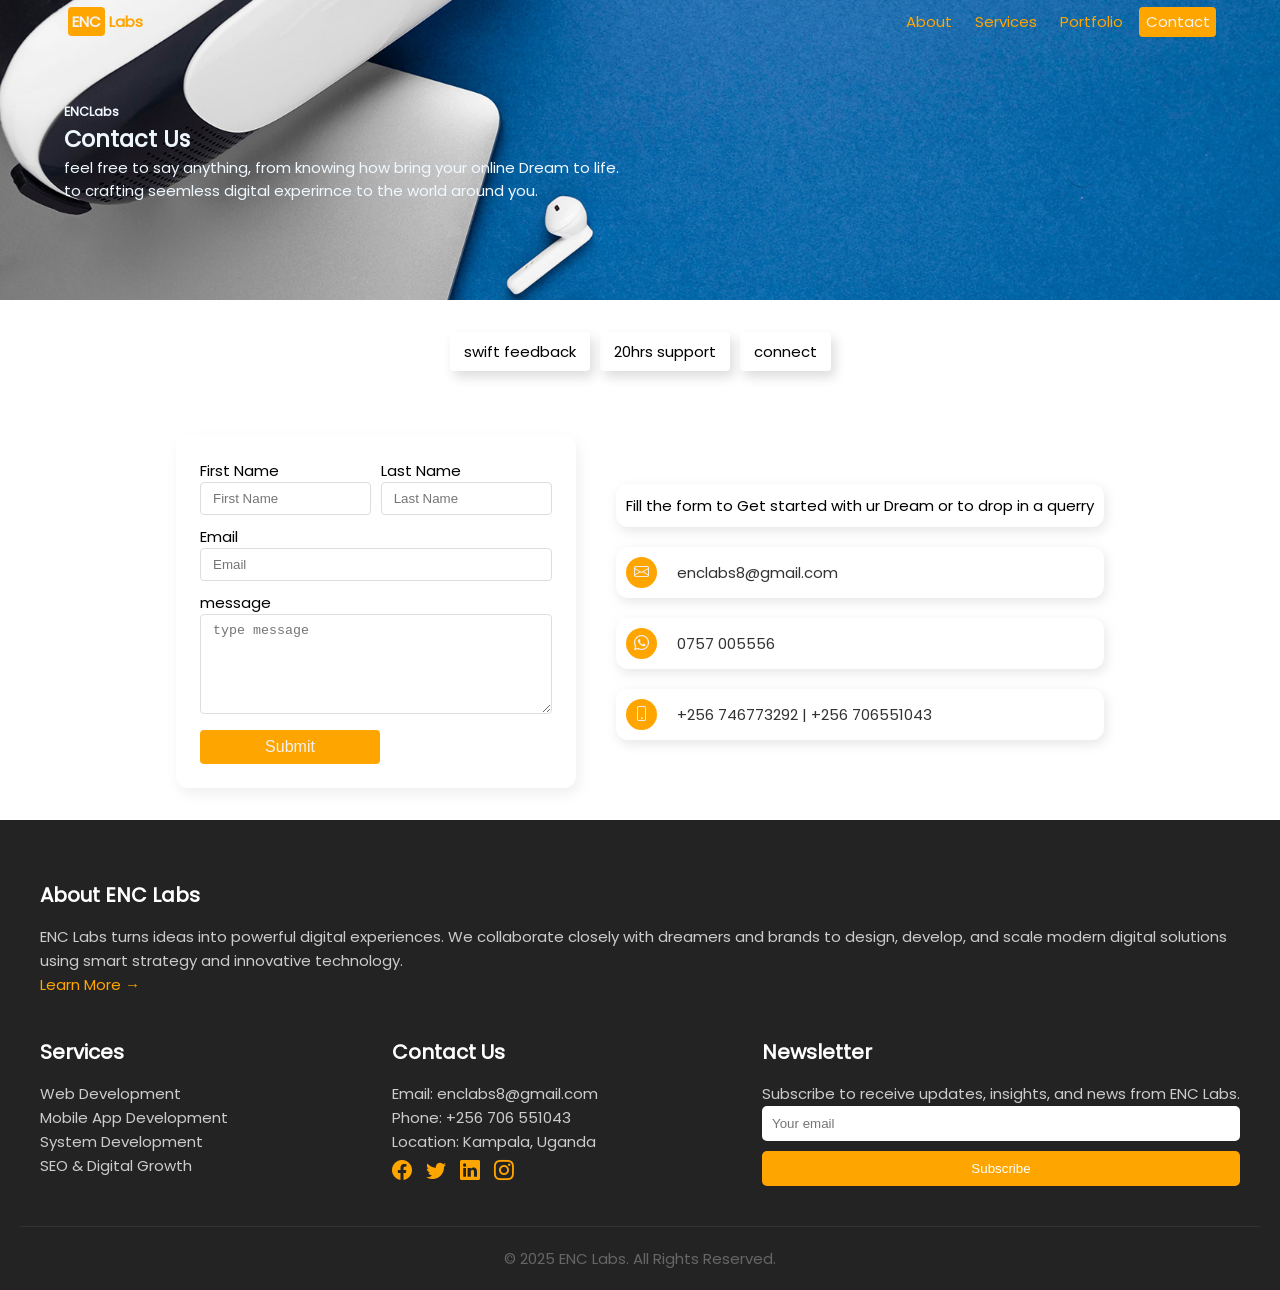
<file: pages/contact.html>
<!DOCTYPE html>
<html lang="en">
<head>
    <meta charset="UTF-8">
    <meta name="viewport" content="width=device-width, initial-scale=1.0">

    <!-- SEO META -->
    <title>ENC Labs | Contact Us – Get in Touch with Our Team in Kampala</title>
    <meta name="description" content="Contact ENC Labs in Kampala, Uganda. Reach out to start your web development, mobile app, or SEO project today.">
    <meta name="robots" content="index, follow">

    <!-- CANONICAL -->
    <link rel="canonical" href="https://www.enclabs.com/contact/">

    <!-- OPEN GRAPH / SOCIAL SEO -->
    <meta property="og:title" content="Contact ENC Labs – Web & Software Development in Kampala">
    <meta property="og:description" content="Get in touch with ENC Labs to start your digital project. We offer web development, mobile apps, systems, and SEO in Uganda.">
    <meta property="og:type" content="website">
    <meta property="og:url" content="https://www.enclabs.com/contact/">
    <meta property="og:image" content="https://www.enclabs.com/assets/img/og-image.jpg">

    <!-- TWITTER CARD -->
    <meta name="twitter:card" content="summary_large_image">
    <meta name="twitter:title" content="ENC Labs | Web Development Company in Kampala">
    <meta name="twitter:description" content="Professional web & software development services in Uganda.">
    <meta name="twitter:image" content="https://www.enclabs.com/assets/img/og-image.jpg">

    <link rel="stylesheet" href="../assets/css/style.css">
    <link rel="stylesheet" href="../assets/css/bootstrap-icons.css">
    <link rel="stylesheet" href="../assets/css/contact.css">
    <link rel="stylesheet" href="../assets/css/header.css">
    <link rel="stylesheet" href="../assets/css/footer.css">
</head>
<body>
    <!----header-->
<header>
    <div class="small-nav">
           <div class="sm-holder">
                 <div class="sm-t">
                <a href="../index.html" class="logo">
                    <p><span>ENC</span> Labs</p>
                </a>

                <div class="close">
                    <p></p>
                    <p></p>
                </div>
            </div>

            <div class="sm-links">
                <a href="about.html"><i class="bi bi-file-earmark-person"></i><p>About</p></a>
                <a href="services.html"><i class="bi bi-layers"></i><p>Services</p></a>
                <a href="portifolio.html"><i class="bi bi-collection"></i><p>Portfolio</p></a>
                <a href="contact.html"><i class="bi bi-phone"></i><p>Contact</p></a>
            </div>

            <div class="sm-foot">
                <a href="../index.html" class="logo">
                    <p><span>ENC</span> Labs</p>
                </a>

                <p>&copy; All Rights Reserved</p>
            </div>
           </div>
    </div>


    <!-- ////nav/// -->
    <nav>
        <a href="../index.html" class="logo">
            <p><span>ENC</span> Labs</p>
        </a>

        <div class="links">
            <a href="about.html">About</a>
            <a href="services.html">Services</a>
            <a href="portifolio.html">Portfolio</a>
            <a href="contact.html" class="contact">Contact</a>
        </div>

        <div class="sm-activator">
            <i class="bi bi-list"></i>
        </div>
    </nav>
</header>
    <!---------Main Content--------->
    <main>
        <section class="contact-hero">
            <div class="c-h-cont">
                <small><b>ENCLabs</b></small>
                <h2>Contact Us</h2>
                <p>feel free to say anything, from knowing how bring your online Dream to life. <br>
                    to crafting seemless digital experirnce to the world around you.
                </p>
            </div>
        </section>

        <section class="contact-singles ctr">
            <p>swift feedback</p>
            <p>20hrs support</p>
            <p>connect</p>
        </section>




        <section class="form-holder ht-sp">
            <form action="https://formspree.io/f/mkgbwwrv" method="POST">
                <div class="form-top ht-sp">
                
                       <div class="first-name">
                        <label for="">First Name</label>
                         <input type="text" placeholder="First Name" name="FirstName">
                       </div>

                       <div class="first-name">
                        <label for="">Last Name</label>
                         <input type="text" placeholder="Last Name" name="LastName">
                       </div>

                </div>

                <div class="form-mid">
                    <label for="">Email</label>
                    <input type="email" placeholder="Email" name="email">
                </div>
                <div class="form-mid">
                    <label for="">message</label>
                    <textarea name="message" id="" placeholder="type message"></textarea>
                </div>
                <div class="form-bt">
                    <input type="submit" placeholder="send" class="send-btn">
                </div>
            </form>

            <div class="other-contacts fl-c">
                
                <div class="oc-cont">
                    <p>Fill the form to Get started with ur Dream or to drop in a querry</p>
                </div>

                <div class="oc-cont">
                    <i class="bi bi-envelope icky"></i>
                    <a href="#">enclabs8@gmail.com</a>
                </div>

                <div class="oc-cont">
                    <i class="bi bi-whatsapp icky"></i>
                    <a href="#">0757 005556</a>
                </div>

                <div class="oc-cont">
                    <i class="bi bi-phone icky"></i>
                    <a href="#">+256 746773292 | +256 706551043</a>
                </div>

            </div>
        </section>
    </main>

    <!------cursor------>
    <div class="cursor"></div>
    <div class="cursor-follower"></div>

    <!------footer---->
        <!-- ================= FOOTER ================= -->
    <footer>
        <div class="footer-container">
        
          <!-- About -->
          <div class="footer-about">
            <h3>About ENC Labs</h3>
            <p>
              ENC Labs turns ideas into powerful digital experiences. We collaborate closely with dreamers and brands to design, develop, and scale modern digital solutions using smart strategy and innovative technology.
            </p>
            <a href="about.html">Learn More →</a>
          </div>
      
          <!-- Services -->
          <div class="footer-services">
            <h3>Services</h3>
            <ul>
              <li><a href="services.html?id=wed">Web Development</a></li>
              <li><a href="services.html?id=app">Mobile App Development</a></li>
              <li><a href="services.html?id=sys">System Development</a></li>
              <li><a href="services.html?id=seo">SEO & Digital Growth</a></li>
            </ul>
          </div>
      
          <!-- Contact -->
          <div class="footer-contact">
            <h3>Contact Us</h3>
            <p>
              Email: <a href="mailto:enclabs8@gmail.com">enclabs8@gmail.com</a><br>
              Phone: <a href="tel:+256706551043">+256 706 551043</a><br>
              Location: Kampala, Uganda
            </p>
            <div class="social-icons">
              <a href="#"><i class="bi bi-facebook"></i></a>
              <a href="#"><i class="bi bi-twitter"></i></a>
              <a href="#"><i class="bi bi-linkedin"></i></a>
              <a href="#"><i class="bi bi-instagram"></i></a>
            </div>
          </div>
      
          <!-- Newsletter -->
          <div class="footer-newsletter">
            <h3>Newsletter</h3>
            <p>Subscribe to receive updates, insights, and news from ENC Labs.</p>
            <form>
              <input type="email" placeholder="Your email">
              <button type="submit">Subscribe</button>
            </form>
          </div>
      
        </div>
    
        <!-- Footer Bottom -->
        <div class="footer-bottom">
          &copy; 2025 ENC Labs. All Rights Reserved.
        </div>
    </footer>

    <script src="../assets/js/lenis.min.js"></script>
    <script src="../assets/js/gsap.min.js"></script>
    <script src="../assets/js/ScrollTrigger.min.js"></script>
    <script src="../assets/js/header.js"></script>
    <script src="../assets/js/app.js"></script>
</body>
</html>
</file>
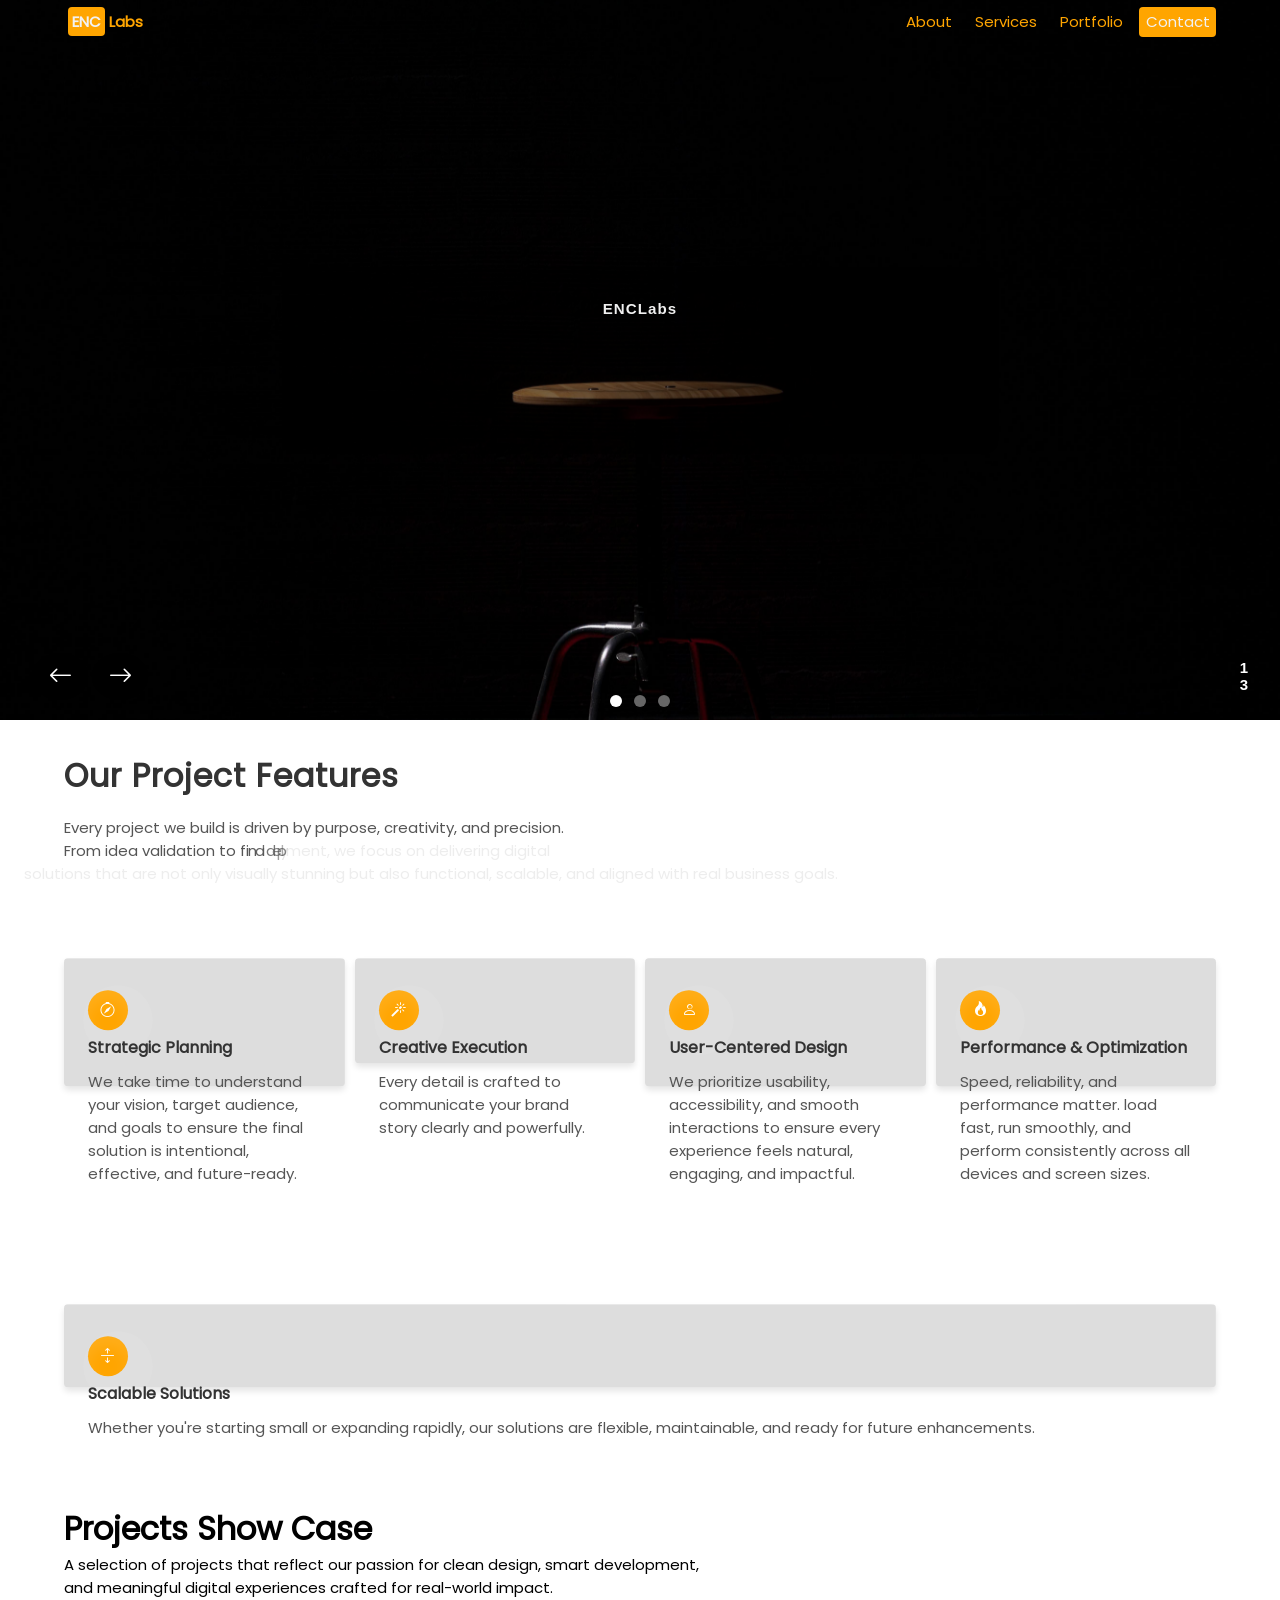
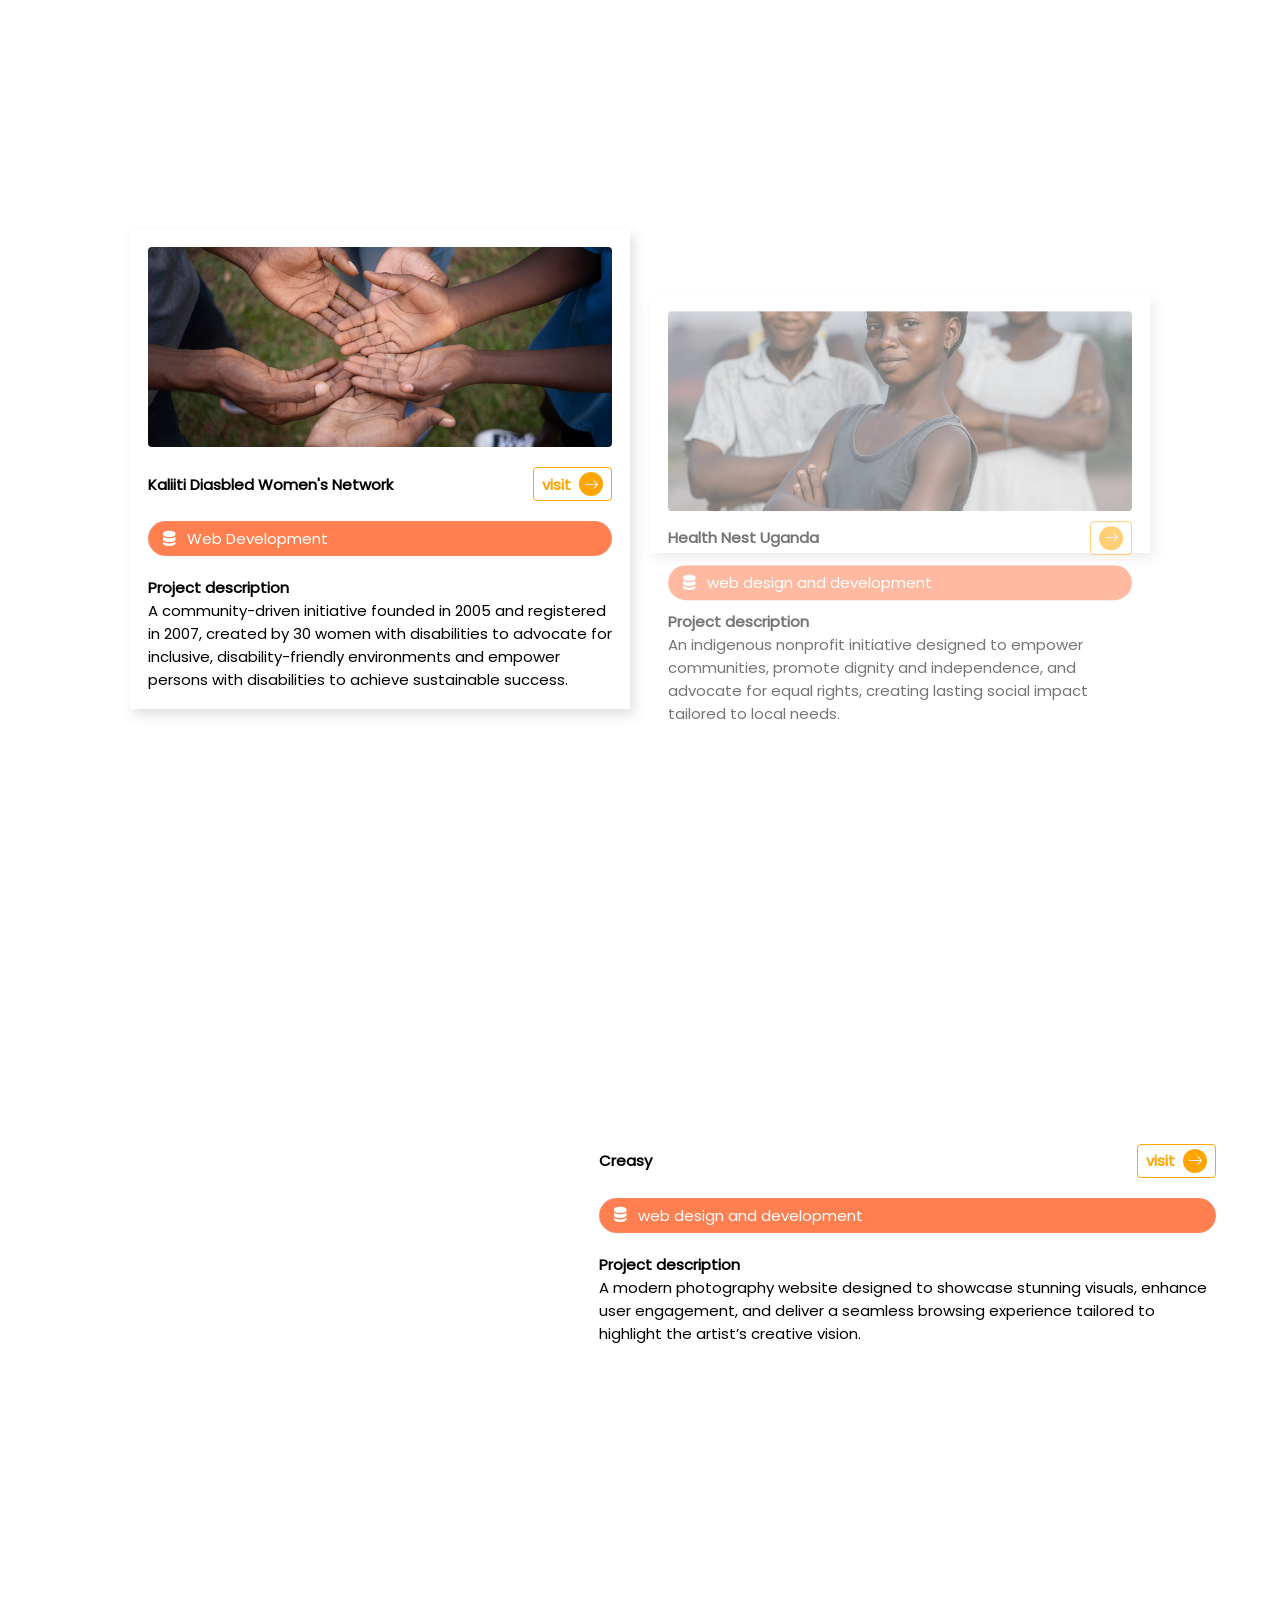
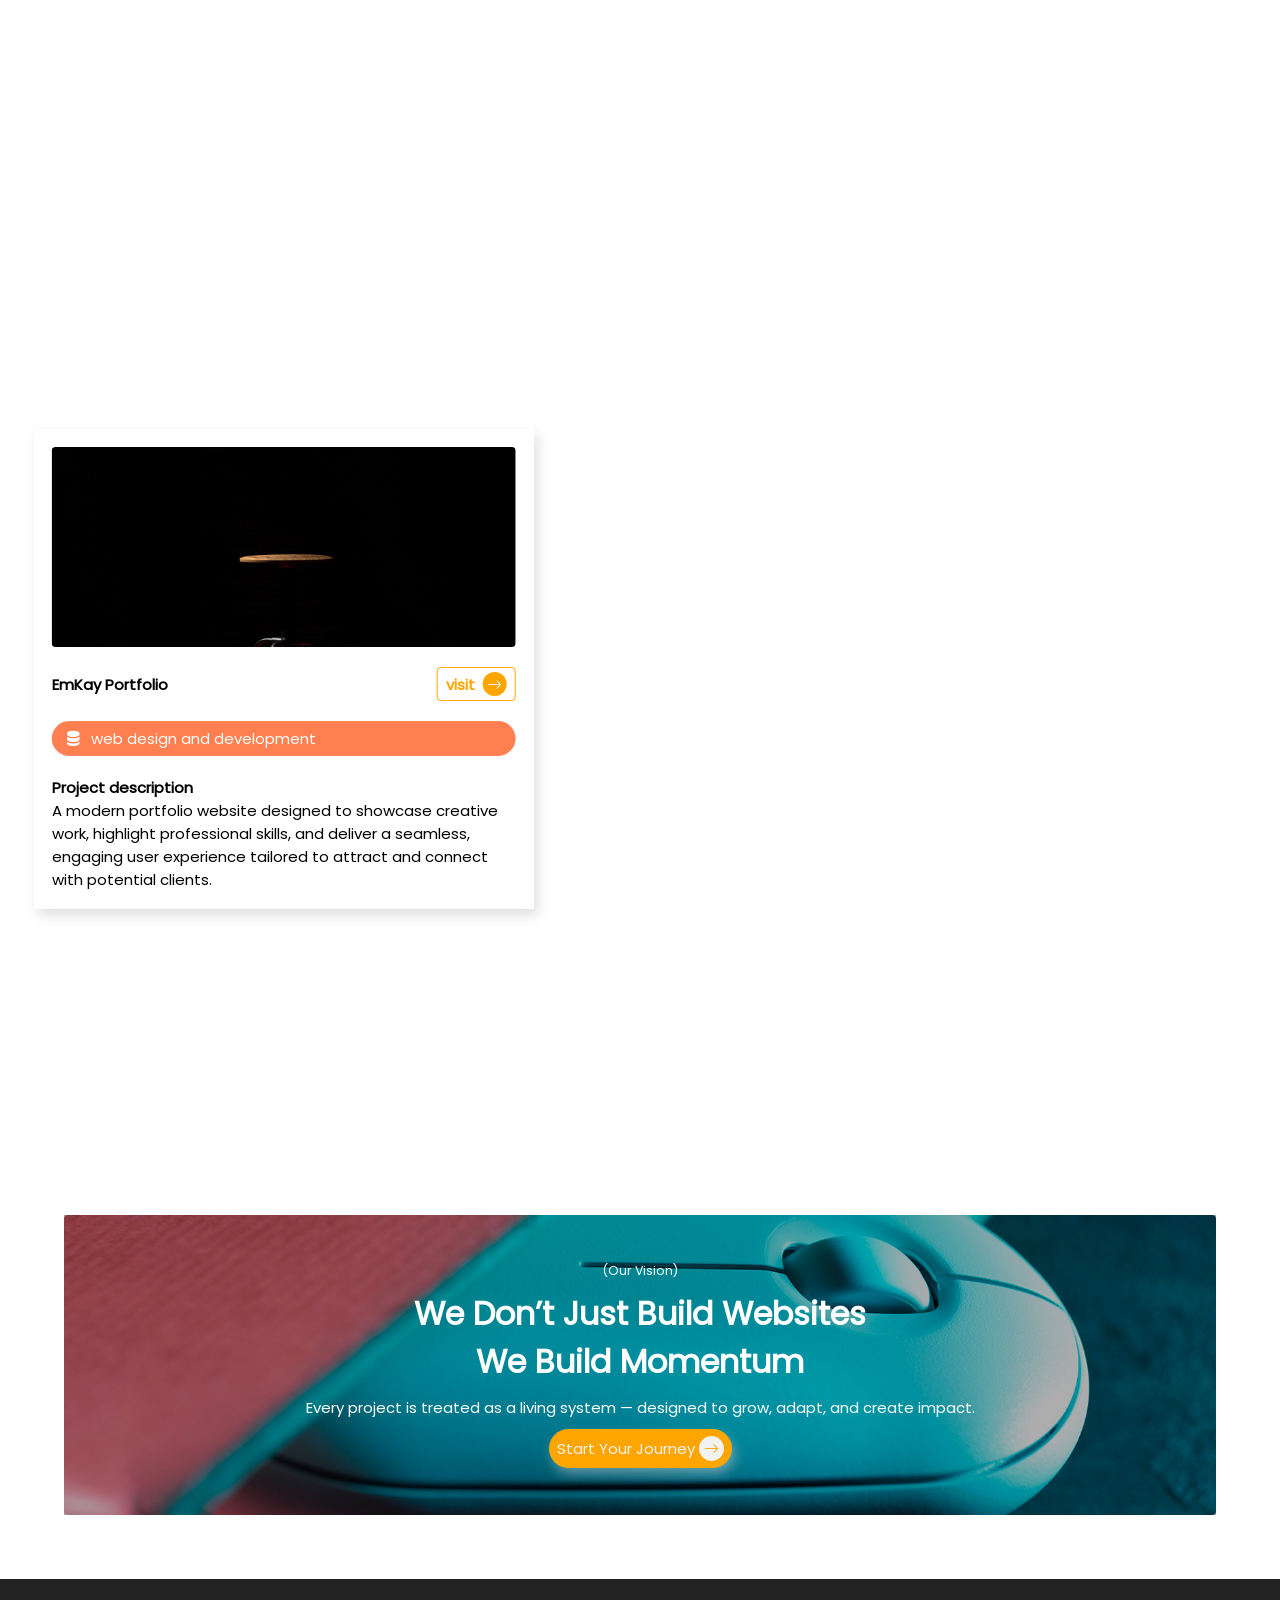
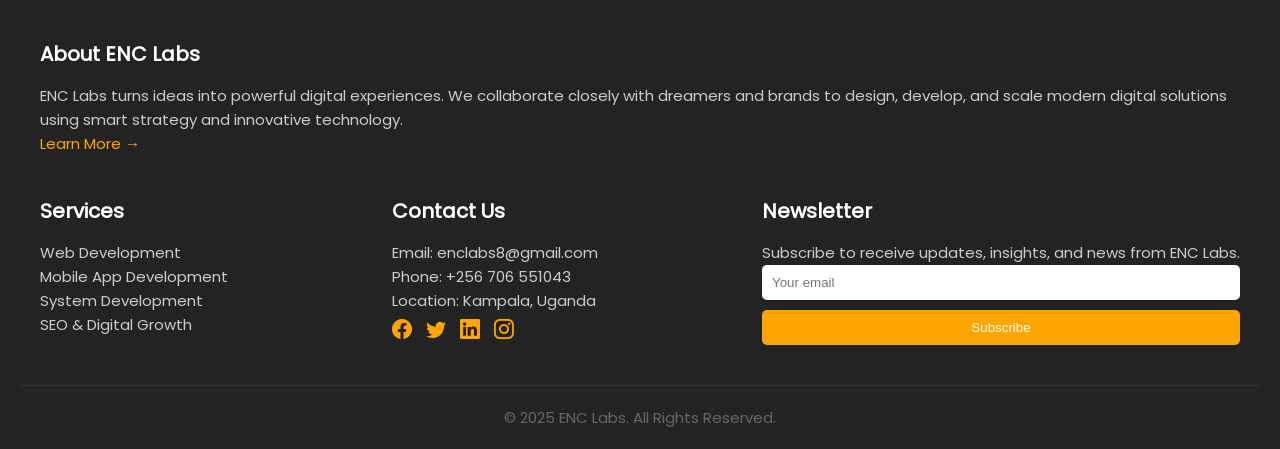
<file: pages/portifolio.html>
<!DOCTYPE html>
<html lang="en">

<head>
    <meta charset="UTF-8">
    <meta name="viewport" content="width=device-width, initial-scale=1.0">

    <!-- SEO META -->
    <title>ENC Labs | Portfolio – Web & App Projects by ENC Labs, Kampala</title>
    <meta name="description"
        content="Browse ENC Labs' portfolio of web development, mobile app, and NGO projects delivered for clients in Kampala and across Uganda.">
    <meta name="robots" content="index, follow">

    <!-- CANONICAL -->
    <link rel="canonical" href="https://www.enclabs.com/portfolio/">

    <!-- OPEN GRAPH / SOCIAL SEO -->
    <meta property="og:title" content="ENC Labs Portfolio – Real Projects, Real Impact in Uganda">
    <meta property="og:description"
        content="See the websites, apps, and systems ENC Labs has built for NGOs, businesses, and startups in Uganda.">
    <meta property="og:type" content="website">
    <meta property="og:url" content="https://www.enclabs.com/portfolio/">
    <meta property="og:image" content="https://www.enclabs.com/assets/img/og-image.jpg">

    <!-- TWITTER CARD -->
    <meta name="twitter:card" content="summary_large_image">
    <meta name="twitter:title" content="ENC Labs | Web Development Company in Kampala">
    <meta name="twitter:description" content="Professional web & software development services in Uganda.">
    <meta name="twitter:image" content="https://www.enclabs.com/assets/img/og-image.jpg">

    <link rel="stylesheet" href="../assets/css/style.css">
    <link rel="stylesheet" href="../assets/css/bootstrap-icons.css">
    <link rel="stylesheet" href="../assets/css/Portifolio.css">
    <link rel="stylesheet" href="../assets/css/p_medscr.css">
    <link rel="stylesheet" href="../assets/css/header.css">
    <link rel="stylesheet" href="../assets/css/footer.css">
</head>

<body>

    <!-- //header// -->
    <header>
        <div class="small-nav">
            <div class="sm-holder">
                <div class="sm-t">
                    <a href="../index.html" class="logo">
                        <p><span>ENC</span> Labs</p>
                    </a>

                    <div class="close">
                        <p></p>
                        <p></p>
                    </div>
                </div>

                <div class="sm-links">
                    <a href="about.html"><i class="bi bi-file-earmark-person"></i>
                        <p>About</p>
                    </a>
                    <a href="services.html"><i class="bi bi-layers"></i>
                        <p>Services</p>
                    </a>
                    <a href="portifolio.html"><i class="bi bi-collection"></i>
                        <p>Portfolio</p>
                    </a>
                    <a href="contact.html"><i class="bi bi-phone"></i>
                        <p>Contact</p>
                    </a>
                </div>

                <div class="sm-foot">
                    <a href="../index.html" class="logo">
                        <p><span>ENC</span> Labs</p>
                    </a>

                    <p>&copy; All Rights Reserved</p>
                </div>
            </div>
        </div>


        <!-- ////nav/// -->
        <nav>
            <a href="../index.html" class="logo">
                <p><span>ENC</span> Labs</p>
            </a>

            <div class="links">
                <a href="about.html">About</a>
                <a href="services.html">Services</a>
                <a href="portifolio.html">Portfolio</a>
                <a href="contact.html" class="contact">Contact</a>
            </div>

            <div class="sm-activator">
                <i class="bi bi-list"></i>
            </div>
        </nav>
    </header>
    <!---------Main Content--------->
    <main>
        <section class="portfolio-hero">
            <div class="Runs"></div> <!-- Slides will be injected dynamically -->

            <div class="ctr-btns">
                <div class="btns">
                    <button class="prevRun"><i class="bi bi-arrow-left"></i></button>
                    <button class="nextRun"><i class="bi bi-arrow-right"></i></button>
                </div>
                <div class="num">
                    <p class="current-run">1</p>
                    <p class="total-runs">0</p>
                </div>
            </div>

            <div class="dots"></div>
        </section>


        <!----Portifi=oli features------>
        <section class="port-features">
            <div class="pf-top fl-c">
                <h2 class="H2">Our Project Features</h2>
                <p>
                    Every project we build is driven by purpose, creativity, and precision. <br>
                    From idea validation to final deployment, we focus on delivering digital <br>
                    solutions that are not only visually stunning but also functional,
                    scalable, and aligned with real business goals.
                </p>
            </div>

            <div class="features">

                <div class="feature fl-c">
                    <div class="icon">
                        <i class="bi bi-compass icky"></i>
                    </div>
                    <div class="feature-cont">
                        <h4>Strategic Planning</h4>
                        <p>
                            <!-- Every project begins with in-depth research and strategic planning. -->
                            We take time to understand your vision, target audience, and goals
                            to ensure the final solution is intentional, effective, and future-ready.
                        </p>

                    </div>
                </div>

                <div class="feature fl-c">
                    <div class="icon">
                        <i class="bi bi-magic icky"></i>
                    </div>
                    <div class="feature-cont">
                        <h4>Creative Execution</h4>
                        <p>
                            <!-- We transform ideas into immersive digital experiences through thoughtful
                            design and clean development.-->
                            Every detail is crafted to communicate
                            your brand story clearly and powerfully.
                        </p>

                    </div>
                </div>

                <div class="feature fl-c">
                    <div class="icon">
                        <i class="bi bi-person icky"></i>
                    </div>
                    <div class="feature-cont">
                        <h4>User-Centered Design</h4>
                        <p>
                            <!-- Our solutions are built with users in mind. -->
                            We prioritize usability,
                            accessibility, and smooth interactions to ensure every experience
                            feels natural, engaging, and impactful.
                        </p>

                    </div>
                </div>

                <div class="feature fl-c">
                    <div class="icon">
                        <i class="bi bi-fire icky"></i>
                    </div>
                    <div class="feature-cont">
                        <h4>Performance & Optimization</h4>
                        <p>
                            Speed, reliability, and performance matter.
                            load fast, run smoothly, and perform consistently across all devices
                            and screen sizes.
                        </p>

                    </div>
                </div>

            </div>
            <!----features 2-->
            <div class="features f02 ctr">

                <div class="feature fl-c">
                    <div class="icon">
                        <i class="bi bi-arrows-expand icky"></i>
                    </div>
                    <div class="feature-cont">
                        <h4>Scalable Solutions</h4>
                        <p>
                            <!-- We design systems that grow with your brand.  -->
                            Whether you're starting small
                            or expanding rapidly, our solutions are flexible, maintainable, and
                            ready for future enhancements.
                        </p>

                    </div>
                </div>

            </div>


        </section>

        <section class="project-show-case fl-c">
            <div class="proj-top fl-c">
                <h2>Projects Show Case</h2>
                <p>
                    A selection of projects that reflect our passion for clean design,
                    smart development, <br> and meaningful digital experiences crafted for
                    real-world impact.
                </p>

            </div>

            <div class="projects-holder">

                <div class="projects pjts01 ctr">

                    <div class="project p01 fl-c">
                        <div class="img">
                            <img src="../assets/imgs/ngo01.jpg" alt="">
                        </div>

                        <div class="project-top ht-sp">
                            <h4>Kaliiti Diasbled Women's Network</h4>
                            <div class="show-more">
                                <a href="https://kaliiti.org">visit</a>
                                <i class="bi bi-arrow-right"></i>
                            </div>
                        </div>

                        <div class="proj-mid">
                            <div class="tags fl-c">
                                <div class="tag ctr">
                                    <i class="bi bi-server"></i>
                                    <p>Web Development</p>
                                </div>
                            </div>
                        </div>

                        <div class="project-desc">
                            <h4>Project description</h4>
                            <p>
                                A community-driven initiative founded in 2005 and registered in 2007,
                                created by 30 women with disabilities to advocate for inclusive,
                                disability-friendly environments and
                                empower persons with disabilities to achieve sustainable success.
                            </p>

                        </div>
                    </div>

                    <div class="project p02 fl-c" id="p02">
                        <div class="img">
                            <img src="../assets/imgs/ngo02.jpg" alt="">
                        </div>

                        <div class="project-top ht-sp">
                            <h4>Health Nest Uganda</h4>
                            <div class="show-more">
                                <i class="bi bi-arrow-right"></i>
                            </div>
                        </div>

                        <div class="proj-mid">
                            <div class="tags fl-c">
                                <div class="tag ctr">
                                    <i class="bi bi-server"></i>
                                    <p>web design and development</p>
                                </div>
                            </div>
                        </div>

                        <div class="project-desc">
                            <h4>Project description</h4>
                            <p>
                                An indigenous nonprofit initiative designed to empower communities,
                                promote dignity and independence, and advocate for equal rights,
                                creating lasting social impact tailored to local needs.
                            </p>
                        </div>
                    </div>

                </div>


                <div class="projects xek ctr">

                    <div class="project p03 ht-sp">
                        <div class="img">
                            <img src="../assets/imgs/cam02.jpg" alt="">
                        </div>



                        <div class="proj-mid">

                            <div class="project-top ht-sp">
                                <h4>Creasy</h4>
                                <div class="show-more">
                                    <a href="https://lianemma.github.io/RCMF/">visit</a>
                                    <i class="bi bi-arrow-right"></i>
                                </div>
                            </div>

                            <div class="tags fl">
                                <div class="tag ctr">
                                    <i class="bi bi-server"></i>
                                    <p>web design and development</p>
                                </div>
                            </div>

                            <div class="project-desc">
                                <h4>Project description</h4>
                                <p>
                                    A modern photography website designed to showcase stunning visuals,
                                    enhance user engagement,
                                    and deliver a seamless browsing
                                    experience tailored to highlight the artist’s creative vision.
                                </p>
                            </div>
                        </div>


                    </div>

                </div>

                <div class="projects pjts03 ctr">

                    <div class="project p05 fl-c">
                        <div class="img">
                            <img src="../assets/imgs/brand.jpg" alt="">
                        </div>

                        <div class="project-top ht-sp">
                            <h4>EmKay Portfolio</h4>
                            <div class="show-more">
                                <a href="https://emkay.wuaze.com/">visit</a>
                                <i class="bi bi-arrow-right"></i>
                            </div>
                        </div>

                        <div class="proj-mid">
                            <div class="tags fl">
                                <div class="tag ctr">
                                    <i class="bi bi-server"></i>
                                    <p>web design and development</p>
                                </div>
                            </div>
                        </div>

                        <div class="project-desc">
                            <h4>Project description</h4>
                            <p>
                                A modern portfolio website designed to showcase creative work,
                                highlight professional skills, and deliver a seamless,
                                engaging user experience tailored to attract and connect with
                                potential clients.
                            </p>
                        </div>
                    </div>

                    <div class="project p06 fl-c">
                        <div class="img">
                            <img src="../assets/imgs/crypto.jpg" alt="">
                        </div>

                        <div class="project-top ht-sp">
                            <h4>SFN-Swifin Contractors Uganda Limited</h4>
                            <div class="show-more">
                                <a href="https://lianemma.github.io/sfn">visit</a>
                                <i class="bi bi-arrow-right"></i>
                            </div>
                        </div>

                        <div class="proj-mid">
                            <div class="tags fl">
                                <div class="tag ctr">
                                    <i class="bi bi-server"></i>
                                    <p>web design and development</p>
                                </div>
                            </div>
                        </div>

                        <div class="project-desc">
                            <h4>Project description</h4>
                            <p>
                                A modern corporate website for SFN-Swifin Contractors Uganda Limited,
                                designed to showcase services,
                                enhance client engagement, and present a professional digital presence.
                            </p>
                        </div>
                    </div>

                </div>

            </div>


        </section>

        <!-- VIDEO CTA -->
        <section class="cta-video">

            <div class="cta-vidoe-holder" style="background-image: url(../assets/imgs/cta03.jpg);">

                <div class="cta-video-content">
                    <small>(Our Vision)</small>
                    <h2>We Don’t Just Build Websites<br>We Build Momentum</h2>
                    <p>
                        Every project is treated as a living system —
                        designed to grow, adapt, and create impact.
                    </p>

                    <div class="btn-cta">
                        <a href="contact.html">Start Your Journey</a>
                        <i class="bi bi-arrow-right"></i>
                    </div>
                </div>
            </div>

        </section>

    </main>


    <!-- ================= FOOTER ================= -->
    <footer>
        <div class="footer-container">

            <!-- About -->
            <div class="footer-about">
                <h3>About ENC Labs</h3>
                <p>
                    ENC Labs turns ideas into powerful digital experiences. We collaborate closely with dreamers and
                    brands to design, develop, and scale modern digital solutions using smart strategy and innovative
                    technology.
                </p>
                <a href="about.html">Learn More →</a>
            </div>

            <!-- Services -->
            <div class="footer-services">
                <h3>Services</h3>
                <ul>
                    <li><a href="services.html?id=wed">Web Development</a></li>
                    <li><a href="services.html?id=app">Mobile App Development</a></li>
                    <li><a href="services.html?id=sys">System Development</a></li>
                    <li><a href="services.html?id=seo">SEO & Digital Growth</a></li>
                </ul>
            </div>

            <!-- Contact -->
            <div class="footer-contact">
                <h3>Contact Us</h3>
                <p>
                    Email: <a href="mailto:enclabs8@gmail.com">enclabs8@gmail.com</a><br>
                    Phone: <a href="tel:+256706551043">+256 706 551043</a><br>
                    Location: Kampala, Uganda
                </p>
                <div class="social-icons">
                    <a href="#"><i class="bi bi-facebook"></i></a>
                    <a href="#"><i class="bi bi-twitter"></i></a>
                    <a href="#"><i class="bi bi-linkedin"></i></a>
                    <a href="#"><i class="bi bi-instagram"></i></a>
                </div>
            </div>

            <!-- Newsletter -->
            <div class="footer-newsletter">
                <h3>Newsletter</h3>
                <p>Subscribe to receive updates, insights, and news from ENC Labs.</p>
                <form>
                    <input type="email" placeholder="Your email">
                    <button type="submit">Subscribe</button>
                </form>
            </div>

        </div>

        <!-- Footer Bottom -->
        <div class="footer-bottom">
            &copy; 2025 ENC Labs. All Rights Reserved.
        </div>
    </footer>



    <script src="../assets/js/lenis.min.js"></script>
    <script src="../assets/js/gsap.min.js"></script>
    <script src="../assets/js/ScrollTrigger.min.js"></script>
    <script src="../assets/js/SplitType.min.js"></script>
    <script src="../assets/js/header.js"></script>
    <script src="../assets/js/app.js"></script>
    <script src="../assets/js/portifolio.js"></script>
</body>

</html>
</file>
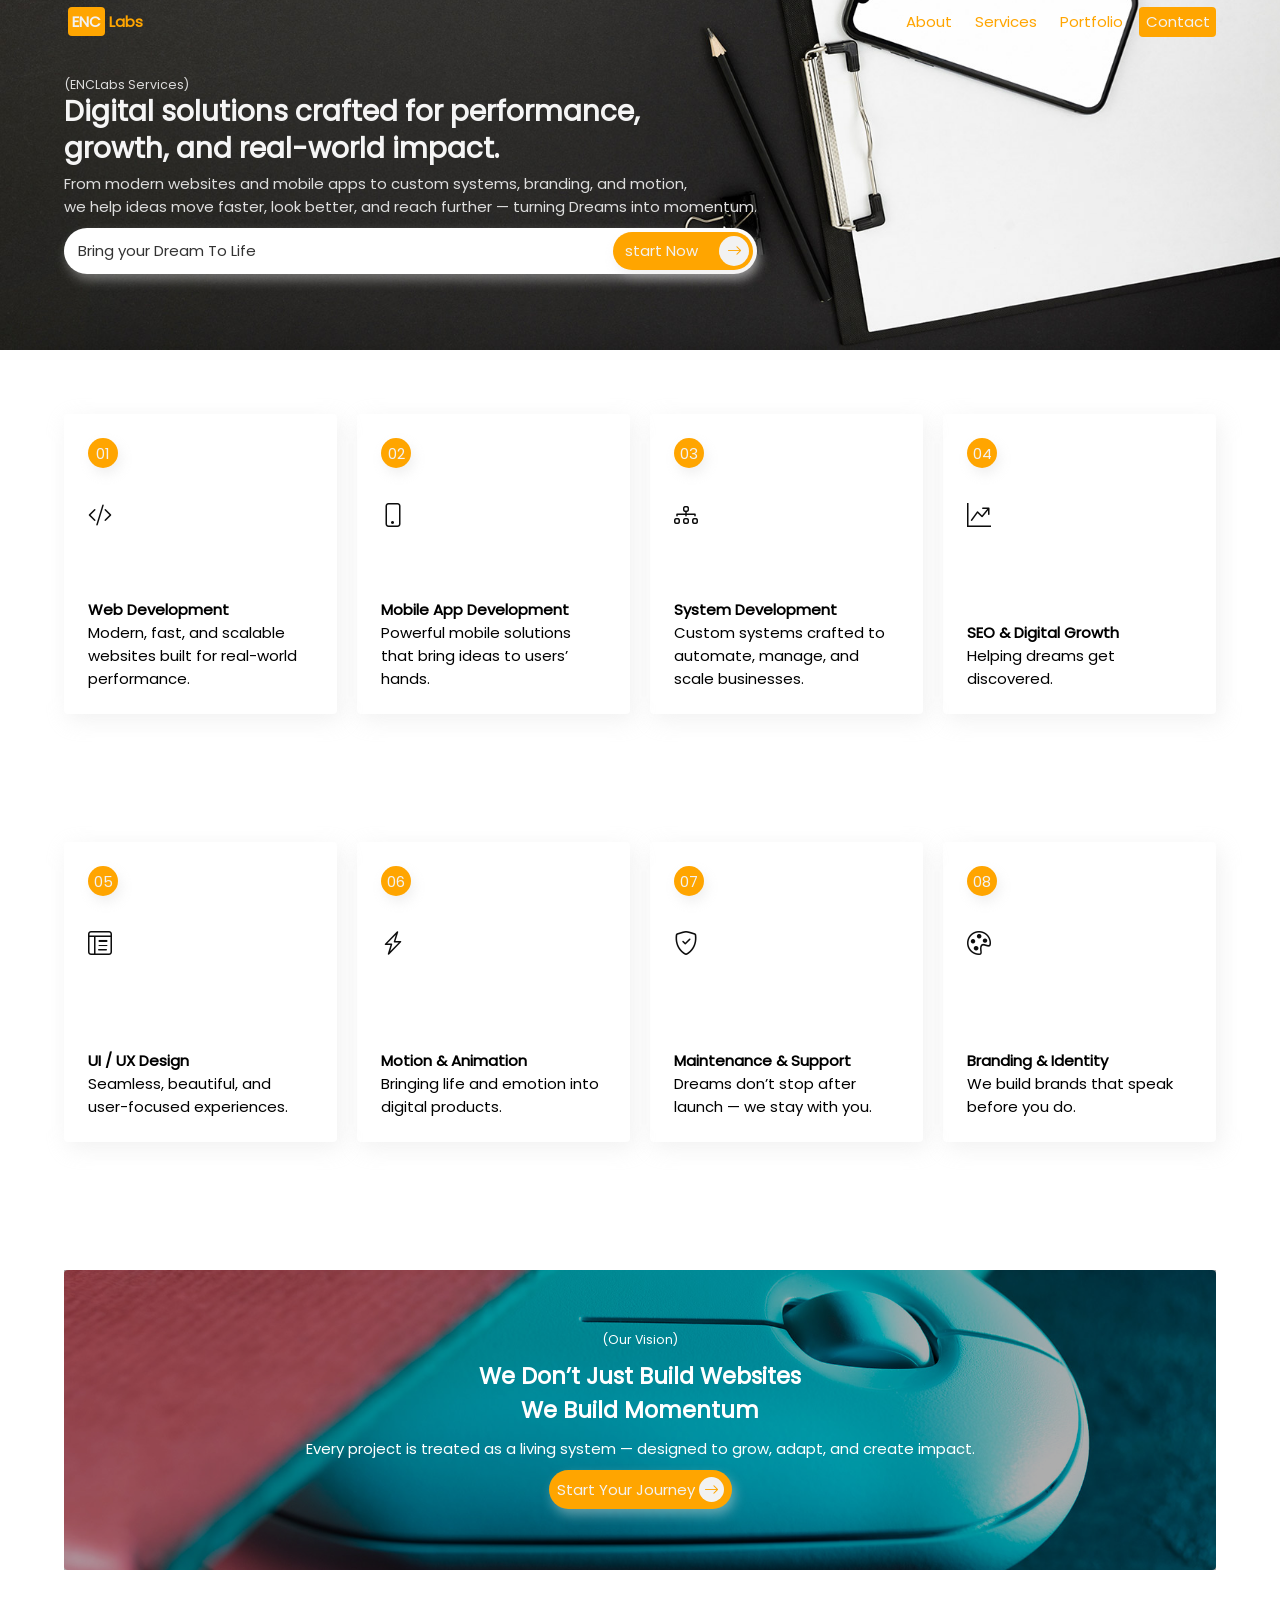
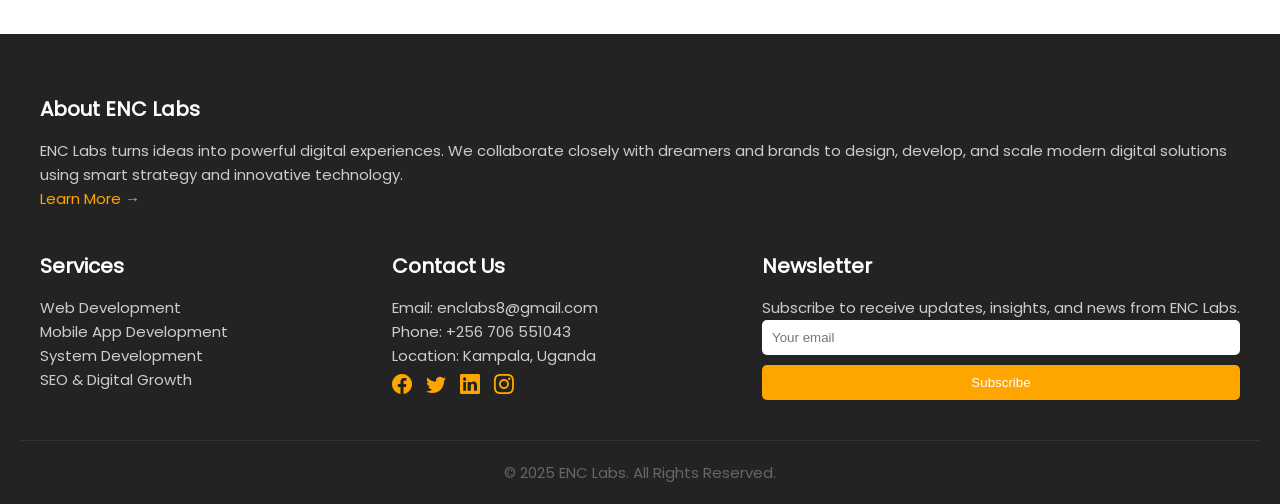
<file: pages/services.html>
<!DOCTYPE html>
<html lang="en">
<head>
    <meta charset="UTF-8">
    <meta name="viewport" content="width=device-width, initial-scale=1.0">

    <!-- SEO META -->
    <title>ENC Labs | Services – Web, Mobile App, SEO & System Development in Uganda</title>
    <meta name="description" content="Explore ENC Labs' full range of digital services: web development, mobile apps, system development, SEO, UI/UX design, and branding in Kampala, Uganda.">
    <meta name="robots" content="index, follow">

    <!-- CANONICAL -->
    <link rel="canonical" href="https://www.enclabs.com/services/">

    <!-- OPEN GRAPH / SOCIAL SEO -->
    <meta property="og:title" content="ENC Labs Services – Web, Mobile & SEO in Kampala, Uganda">
    <meta property="og:description" content="From websites and mobile apps to SEO and custom systems — ENC Labs delivers digital solutions built for growth.">
    <meta property="og:type" content="website">
    <meta property="og:url" content="https://www.enclabs.com/services/">
    <meta property="og:image" content="https://www.enclabs.com/assets/img/og-image.jpg">

    <!-- TWITTER CARD -->
    <meta name="twitter:card" content="summary_large_image">
    <meta name="twitter:title" content="ENC Labs | Web Development Company in Kampala">
    <meta name="twitter:description" content="Professional web & software development services in Uganda.">
    <meta name="twitter:image" content="https://www.enclabs.com/assets/img/og-image.jpg">

    <link rel="stylesheet" href="../assets/css/style.css">
    <link rel="stylesheet" href="../assets/css/bootstrap-icons.css">
    <link rel="stylesheet" href="../assets/css/ser.css">
    <link rel="stylesheet" href="../assets/css/p_medscr.css">
    <link rel="stylesheet" href="../assets/css/header.css">
    <link rel="stylesheet" href="../assets/css/footer.css">
</head>
<body>
<header>
    <div class="small-nav">
           <div class="sm-holder">
                 <div class="sm-t">
                <a href="../index.html" class="logo">
                    <p><span>ENC</span> Labs</p>
                </a>

                <div class="close">
                    <p></p>
                    <p></p>
                </div>
            </div>

            <div class="sm-links">
                <a href="about.html"><i class="bi bi-file-earmark-person"></i><p>About</p></a>
                <a href="services.html"><i class="bi bi-layers"></i><p>Services</p></a>
                <a href="portifolio.html"><i class="bi bi-collection"></i><p>Portfolio</p></a>
                <a href="contact.html"><i class="bi bi-phone"></i><p>Contact</p></a>
            </div>

            <div class="sm-foot">
                <a href="../index.html" class="logo">
                    <p><span>ENC</span> Labs</p>
                </a>

                <p>&copy; All Rights Reserved</p>
            </div>
           </div>
    </div>


    <!-- ////nav/// -->
    <nav>
        <a href="../index.html" class="logo">
            <p><span>ENC</span> Labs</p>
        </a>

        <div class="links">
            <a href="about.html">About</a>
            <a href="services.html">Services</a>
            <a href="portifolio.html">Portfolio</a>
            <a href="contact.html" class="contact">Contact</a>
        </div>

        <div class="sm-activator">
            <i class="bi bi-list"></i>
        </div>
    </nav>
</header>
    <!---------Main Content--------->
    <main>
        <section class="ser-hero ht-sp" style="background-image: url(../assets/imgs/hero-abt.jpg);">
            <div class="ser-l">
                <div class="ser-h-cont fl-c">
                    <small>(ENCLabs Services)</small>
                    <h2>Digital solutions crafted for performance, <br>
                         growth, and real-world impact.
                    </h2>

                    <p> From modern websites and mobile apps to custom systems, branding, and motion, <br>
                        we help ideas move faster, look better, and reach further —
                        turning Dreams into momentum.
                    </p>

                    <div class="ser-hero-cta ht-sp">
                        <p>Bring your Dream To Life</p>
                        <a href="contact.html" class="btn-cta ht-sb">
                            <p>start Now</p>
                            <i class="bi bi-arrow-right icky"></i>
                        </a>
                    </div>

                </div>
            </div>
            <div class="ser-l"></div>
        </section>


                <!-----Services------->
        <section class="services fl-c">

            <div class="ser-cards ht-sp">

                <div class="ser-card" id="web">
                    <div class="ser-c-top">
                        <p>01</p>
                        
                        <div class="ser-c-icon">
                            <i class="bi bi-code-slash icky"></i>
                        </div>
                    </div>

                    <div class="ser-c-foot">
                        <h4>Web Development</h4>
                        <p>Modern, fast, and scalable websites built for real-world performance.</p>
                    </div>

                </div>

                <div class="ser-card" id="app">
                    <div class="ser-c-top">
                        <p>02</p>
                        
                        <div class="ser-c-icon">
                            <i class="bi bi-phone icky"></i>
                        </div>
                    </div>

                    <div class="ser-c-foot">
                        <h4>Mobile App Development</h4>
                        <p>Powerful mobile solutions that bring ideas to users’ hands.</p>
                    </div>

                </div>

                <div class="ser-card" id="sys">
                    <div class="ser-c-top">
                        <p>03</p>
                        
                        <div class="ser-c-icon">
                            <i class="bi bi-diagram-3 icky"></i>
                        </div>
                    </div>

                    <div class="ser-c-foot">
                        <h4>System Development</h4>
                        <p>Custom systems crafted to automate, manage, and scale businesses.</p>
                    </div>

                </div>

                <div class="ser-card" id="seo">
                    <div class="ser-c-top">
                        <p>04</p>
                        <div class="ser-c-icon">
                        <i class="bi bi-graph-up-arrow icky"></i>
                        </div>
                    </div>

                    <div class="ser-c-foot">
                        <h4>SEO & Digital Growth</h4>
                        <p>Helping dreams get discovered.</p>
                    </div>

                </div>

            </div>
        </section>

        <section class="services fl-c">

            <div class="ser-cards ht-sp">

                <div class="ser-card">
                    <div class="ser-c-top">
                        <p>05</p>
                        
                        <div class="ser-c-icon">
                            <i class="bi bi-layout-text-window-reverse icky"></i>
                        </div>
                    </div>

                    <div class="ser-c-foot">
                        <h4>UI / UX Design</h4>
                        <p>Seamless, beautiful, and user-focused experiences.</p>
                    </div>

                </div>

                <div class="ser-card">
                    <div class="ser-c-top">
                        <p>06</p>
                        
                        <div class="ser-c-icon">
                            <i class="bi bi-lightning-charge icky"></i>
                        </div>
                    </div>

                    <div class="ser-c-foot">
                        <h4>Motion & Animation</h4>
                        <p>Bringing life and emotion into digital products.</p>
                    </div>

                </div>

                <div class="ser-card">
                    <div class="ser-c-top">
                        <p>07</p>
                        
                        <div class="ser-c-icon">
                            <i class="bi bi-shield-check icky"></i>
                        </div>
                    </div>

                    <div class="ser-c-foot">
                        <h4>Maintenance & Support</h4>
                        <p>Dreams don’t stop after launch — we stay with you.</p>
                    </div>

                </div>

                <div class="ser-card">
                    <div class="ser-c-top">
                        <p>08</p>
                        <div class="ser-c-icon">
                        <i class="bi bi-palette icky"></i>
                        </div>
                    </div>

                    <div class="ser-c-foot">
                        <h4>Branding & Identity</h4>
                        <p>We build brands that speak before you do.</p>
                    </div>

                </div>

            </div>
        </section>


                <!-- VIDEO CTA -->
        <section class="cta-video">

            <div class="cta-vidoe-holder" style="background-image: url(../assets/imgs/cta03.jpg);">
            
                <div class="cta-video-content" >
                    <small>(Our Vision)</small>
                    <h2>We Don’t Just Build Websites<br>We Build Momentum</h2>
                    <p>
                        Every project is treated as a living system —
                        designed to grow, adapt, and create impact.
                    </p>
                
                    <div class="btn-cta">
                      <a href="contact.html">Start Your Journey</a>
                      <i class="bi bi-arrow-right"></i>
                    </div>
                </div>
            </div>
 
        </section>


        <!-- ================= FOOTER ================= -->
    <footer>
        <div class="footer-container">
        
          <!-- About -->
          <div class="footer-about">
            <h3>About ENC Labs</h3>
            <p>
              ENC Labs turns ideas into powerful digital experiences. We collaborate closely with dreamers and brands to design, develop, and scale modern digital solutions using smart strategy and innovative technology.
            </p>
            <a href="about.html">Learn More →</a>
          </div>
      
          <!-- Services -->
          <div class="footer-services">
            <h3>Services</h3>
            <ul>
              <li><a href="services.html?id=wed">Web Development</a></li>
              <li><a href="services.html?id=app">Mobile App Development</a></li>
              <li><a href="services.html?id=sys">System Development</a></li>
              <li><a href="services.html?id=seo">SEO & Digital Growth</a></li>
            </ul>
          </div>
      
          <!-- Contact -->
          <div class="footer-contact">
            <h3>Contact Us</h3>
            <p>
              Email: <a href="mailto:enclabs8@gmail.com">enclabs8@gmail.com</a><br>
              Phone: <a href="tel:+256706551043">+256 706 551043</a><br>
              Location: Kampala, Uganda
            </p>
            <div class="social-icons">
              <a href="#"><i class="bi bi-facebook"></i></a>
              <a href="#"><i class="bi bi-twitter"></i></a>
              <a href="#"><i class="bi bi-linkedin"></i></a>
              <a href="#"><i class="bi bi-instagram"></i></a>
            </div>
          </div>
      
          <!-- Newsletter -->
          <div class="footer-newsletter">
            <h3>Newsletter</h3>
            <p>Subscribe to receive updates, insights, and news from ENC Labs.</p>
            <form>
              <input type="email" placeholder="Your email">
              <button type="submit">Subscribe</button>
            </form>
          </div>
      
        </div>
    
        <!-- Footer Bottom -->
        <div class="footer-bottom">
          &copy; 2025 ENC Labs. All Rights Reserved.
        </div>
    </footer>

    <script src="../assets/js/lenis.min.js"></script>
    <script src="../assets/js/gsap.min.js"></script>
    <script src="../assets/js/ScrollTrigger.min.js"></script>
    <script src="../assets/js/SplitType.min.js"></script>
    <script src="../assets/js/header.js"></script>
    <script src="../assets/js/app.js"></script>
</body>
</html>
</file>
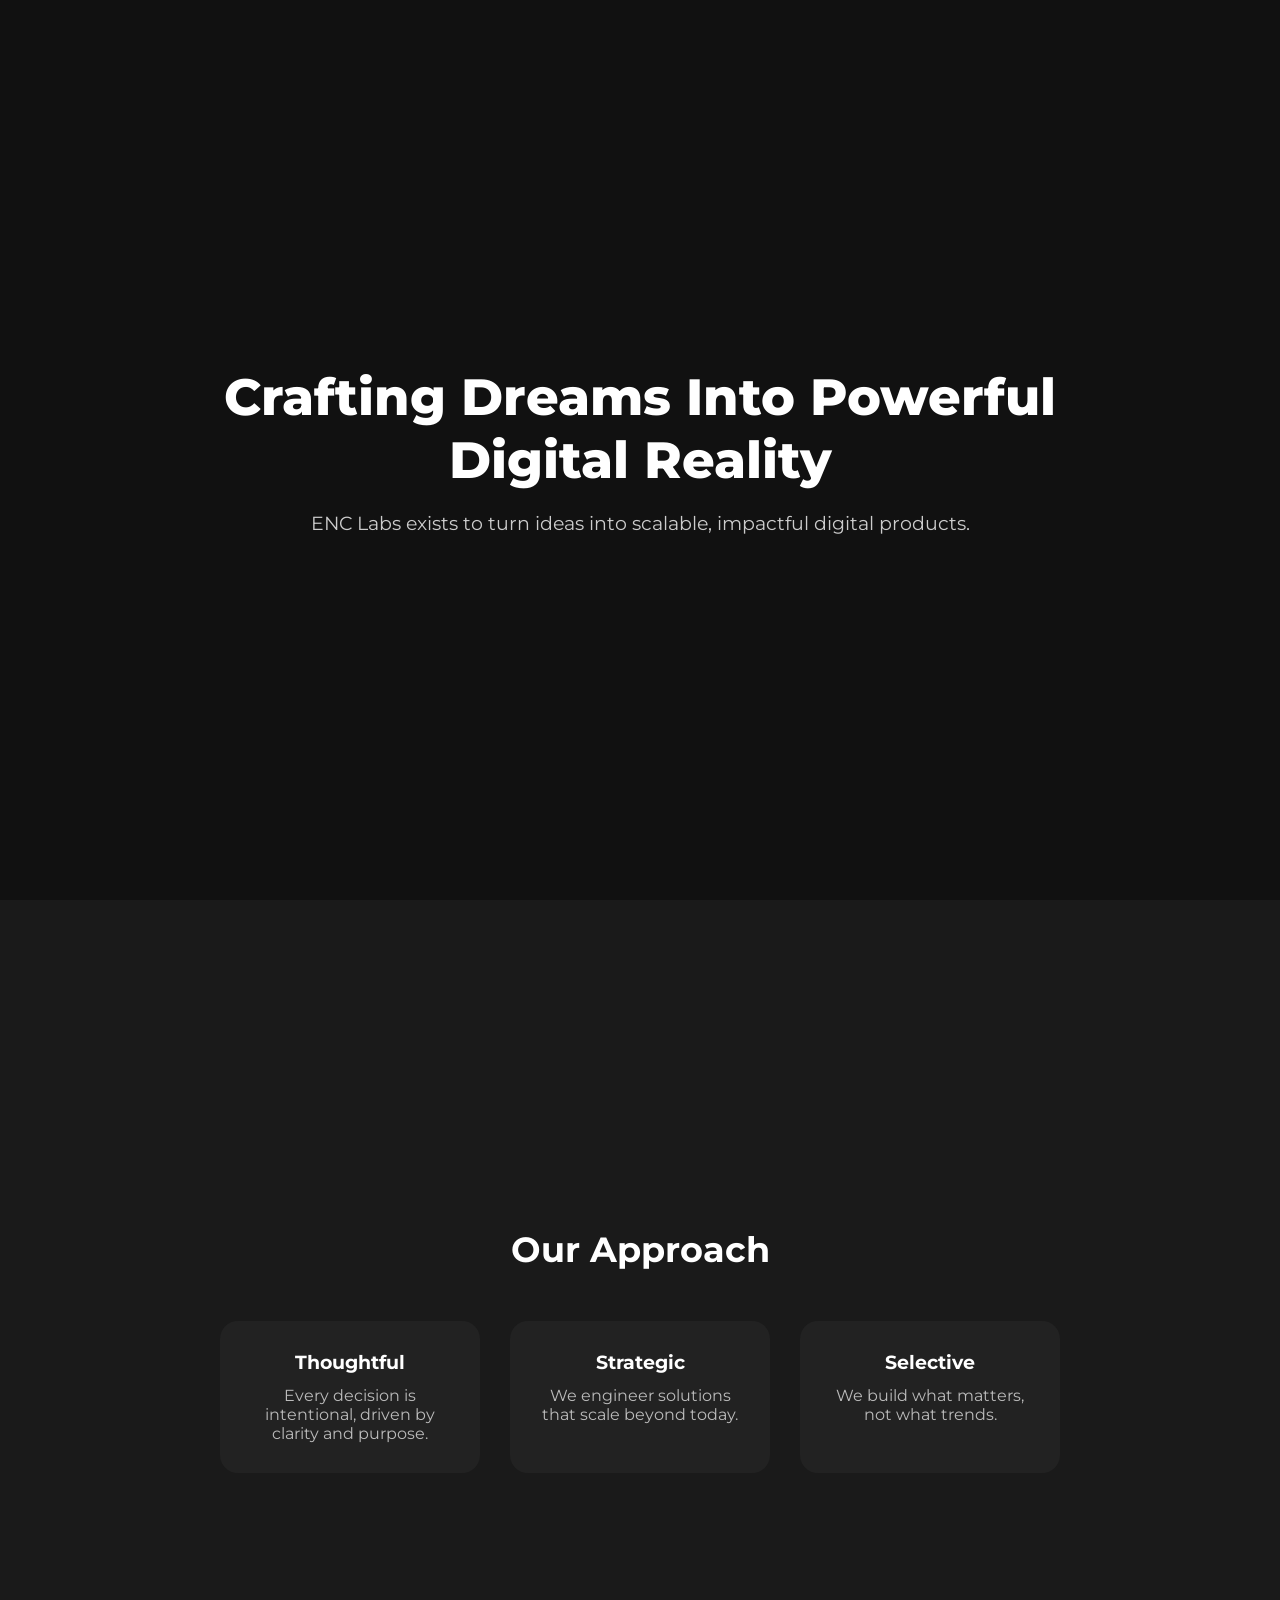
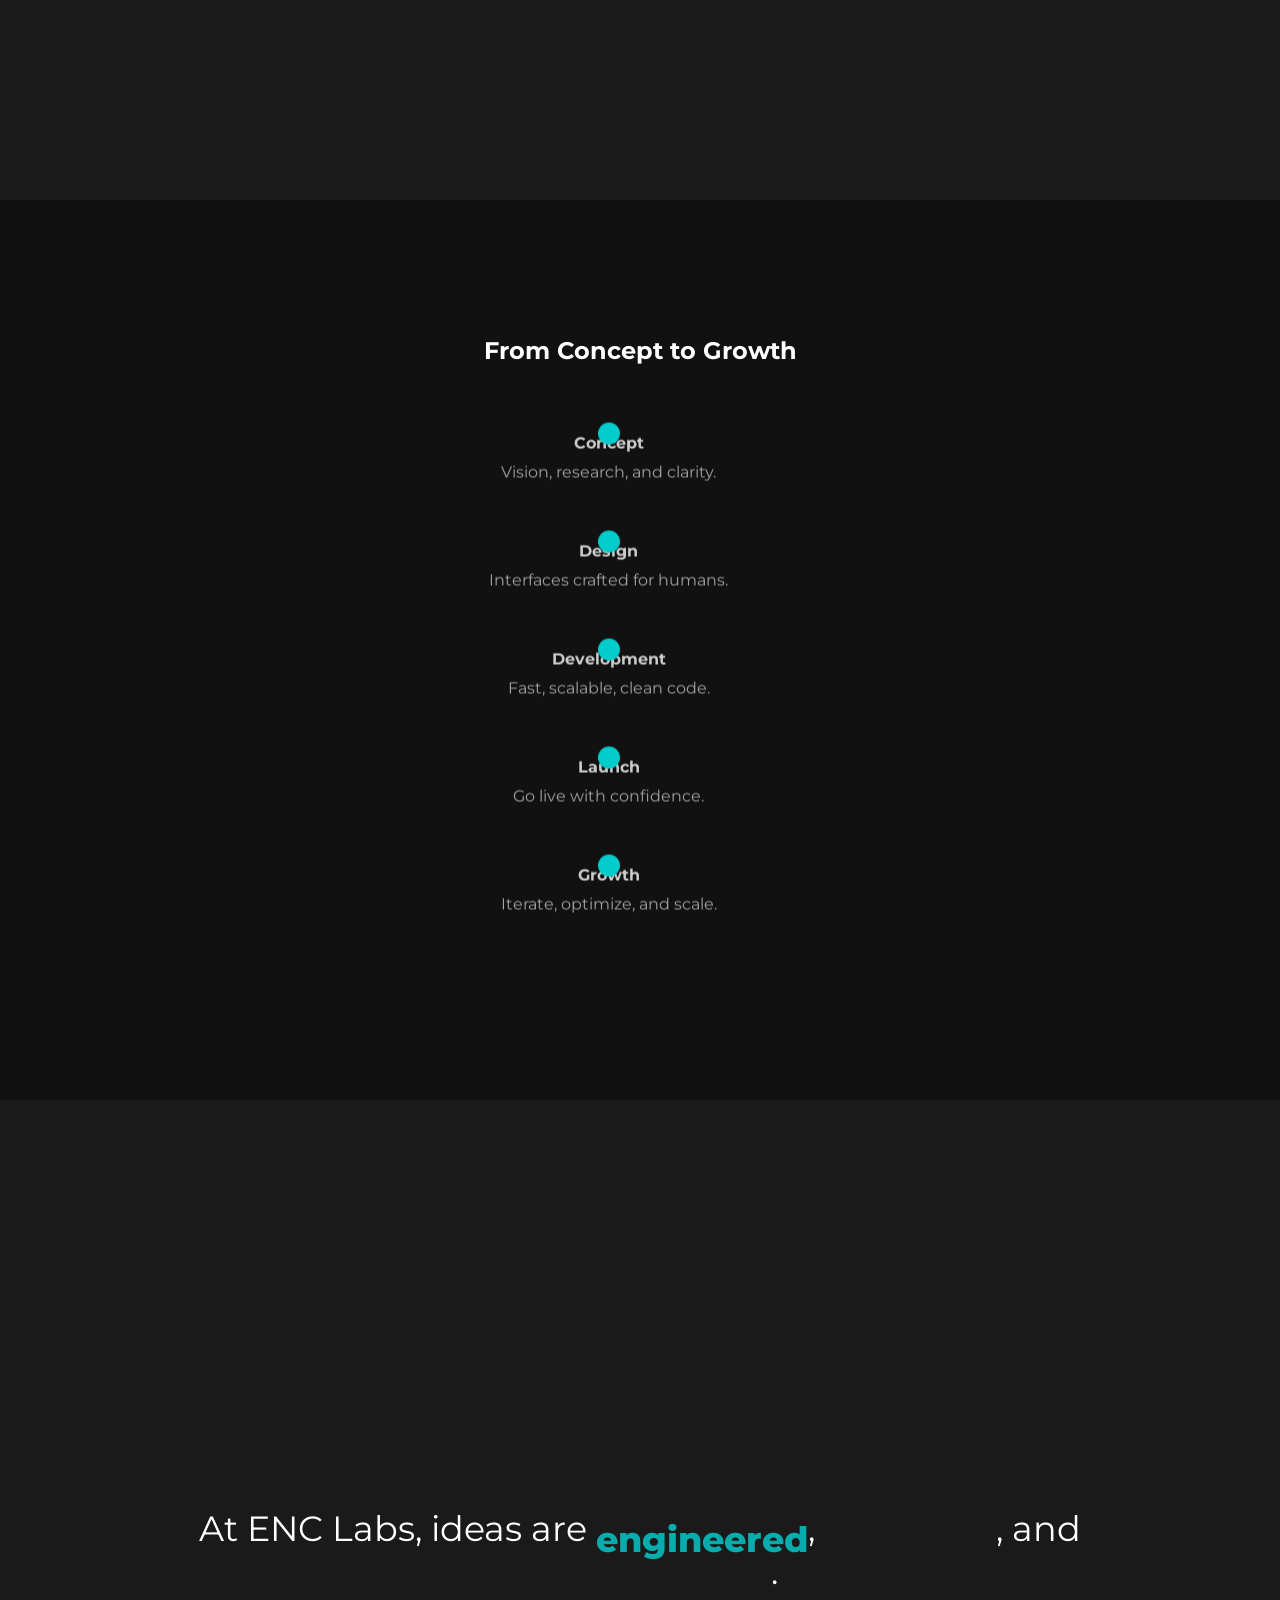
<file: pages/story.html>
<!DOCTYPE html>
<html lang="en">
<head>
<meta charset="UTF-8" />
<meta name="viewport" content="width=device-width, initial-scale=1.0"/>
<title>ENC Labs — Stacked Scroll Illusion</title>

<link href="https://fonts.googleapis.com/css2?family=Montserrat:wght@400;600;800&display=swap" rel="stylesheet">

<style>
* {
  margin: 0;
  padding: 0;
  box-sizing: border-box;
}

body {
  font-family: 'Montserrat', sans-serif;
  background: #0f0f0f;
  color: #fff;
  overflow-x: hidden;
}

/* ===== SECTIONS ===== */
section {
  min-height: 100vh;
  width: 100%;
  position: relative;
  display: flex;
  align-items: center;
  justify-content: center;
  padding: 80px 20px;
}

/* Z-STACK ORDER */
.hero { z-index: 1; background: #111; }
.approach-section { z-index: 2; background: #1a1a1a; }
.timeline-section { z-index: 3; background: #111; }
.closing { z-index: 4; background: #1a1a1a; }

/* ===== HERO ===== */
.hero {
  text-align: center;
}

.hero h1 {
  font-size: 3.2rem;
  font-weight: 800;
  max-width: 900px;
}

.hero p {
  margin-top: 20px;
  font-size: 1.2rem;
  color: #ccc;
}

/* ===== APPROACH ===== */
.approach-section {
  text-align: center;
}

.approach-section h2 {
  margin-bottom: 50px;
  font-size: 2.2rem;
}

.approach {
  display: flex;
  gap: 30px;
  flex-wrap: wrap;
  justify-content: center;
}

.card {
  background: #222;
  padding: 30px;
  border-radius: 18px;
  width: 260px;
}

.card h3 {
  margin-bottom: 12px;
}

.card p {
  color: #bbb;
}

/* ===== TIMELINE ===== */
.timeline-section h2 {
  margin-bottom: 50px;
}

.timeline {
  position: relative;
  width: 80%;
  max-width: 800px;
}

.timeline-line {
  position: absolute;
  left: 50%;
  top: 0;
  width: 4px;
  height: 100%;
  background: #333;
  transform: translateX(-50%) scaleY(0);
  transform-origin: top;
}

.timeline-node {
  position: relative;
  margin: 60px 0;
  text-align: center;
  opacity: 0;
  transform: translateY(40px);
}

.timeline-node .dot {
  position: absolute;
  left: 50%;
  top: -10px;
  width: 20px;
  height: 20px;
  background: #00ffff;
  border-radius: 50%;
  transform: translateX(-50%) scale(0);
}

.timeline-node h4 {
  margin-bottom: 10px;
}

.timeline-node p {
  color: #ccc;
  max-width: 320px;
  margin: auto;
}

/* ===== CLOSING ===== */
.closing {
  text-align: center;
}

.closing p {
  font-size: 2.2rem;
  max-width: 900px;
}

.closing span {
  color: #00ffff;
  font-weight: 800;
  display: inline-block;
}
</style>
</head>
<body>

<section class="hero">
  <div>
    <h1>Crafting Dreams Into Powerful Digital Reality</h1>
    <p>ENC Labs exists to turn ideas into scalable, impactful digital products.</p>
  </div>
</section>

<section class="approach-section">
  <div>
    <h2>Our Approach</h2>
    <div class="approach">
      <div class="card">
        <h3>Thoughtful</h3>
        <p>Every decision is intentional, driven by clarity and purpose.</p>
      </div>
      <div class="card">
        <h3>Strategic</h3>
        <p>We engineer solutions that scale beyond today.</p>
      </div>
      <div class="card">
        <h3>Selective</h3>
        <p>We build what matters, not what trends.</p>
      </div>
    </div>
  </div>
</section>

<section class="timeline-section">
  <div>
    <h2>From Concept to Growth</h2>

    <div class="timeline">
      <div class="timeline-line"></div>

      <div class="timeline-node">
        <div class="dot"></div>
        <h4>Concept</h4>
        <p>Vision, research, and clarity.</p>
      </div>

      <div class="timeline-node">
        <div class="dot"></div>
        <h4>Design</h4>
        <p>Interfaces crafted for humans.</p>
      </div>

      <div class="timeline-node">
        <div class="dot"></div>
        <h4>Development</h4>
        <p>Fast, scalable, clean code.</p>
      </div>

      <div class="timeline-node">
        <div class="dot"></div>
        <h4>Launch</h4>
        <p>Go live with confidence.</p>
      </div>

      <div class="timeline-node">
        <div class="dot"></div>
        <h4>Growth</h4>
        <p>Iterate, optimize, and scale.</p>
      </div>
    </div>
  </div>
</section>

<section class="closing">
  <p>
    At ENC Labs, ideas are
    <span>engineered</span>,
    <span>launched</span>,
    and <span>brought to life</span>.
  </p>
</section>

<script src="../assets/js/gsap.min.js"></script>
<script src="../assets/js/ScrollTrigger.min.js"></script>
<script src="../assets/js/lenis.min.js"></script>
<script src="../assets/js/app.js"></script>

<script>
gsap.registerPlugin(ScrollTrigger);

/* ===== STACKING SECTIONS ===== */
const sections = gsap.utils.toArray("section");

sections.forEach(section => {
  ScrollTrigger.create({
    trigger: section,
    start: "top top",
    pin: true,
    pinSpacing: false,
    scrub: true
  });
});

/* SCALE & FADE PREVIOUS SECTION */
sections.forEach((section, i) => {
  if (i === sections.length - 1) return;

  gsap.to(section, {
    scale: 0.92,
    opacity: 0.6,
    scrollTrigger: {
      trigger: sections[i + 1],
      start: "top bottom",
      end: "top top",
      scrub: true
    }
  });
});

/* TIMELINE DRAW */
gsap.to(".timeline-line", {
  scaleY: 1,
  scrollTrigger: {
    trigger: ".timeline-section",
    start: "top center",
    end: "bottom bottom",
    scrub: true
  }
});

/* TIMELINE NODES */
gsap.utils.toArray(".timeline-node").forEach(node => {
  gsap.to(node, {
    opacity: 1,
    y: 0,
    scrollTrigger: {
      trigger: node,
      start: "top 80%"
    }
  });

  gsap.to(node.querySelector(".dot"), {
    scale: 1,
    ease: "back.out(1.7)",
    scrollTrigger: {
      trigger: node,
      start: "top 80%"
    }
  });
});

/* CLOSING WORDS */
gsap.utils.toArray(".closing span").forEach((word, i) => {
  gsap.from(word, {
    y: 30,
    opacity: 0,
    delay: i * 0.2,
    scrollTrigger: {
      trigger: ".closing",
      start: "top 80%"
    }
  });
});
</script>

</body>
</html>
</file>
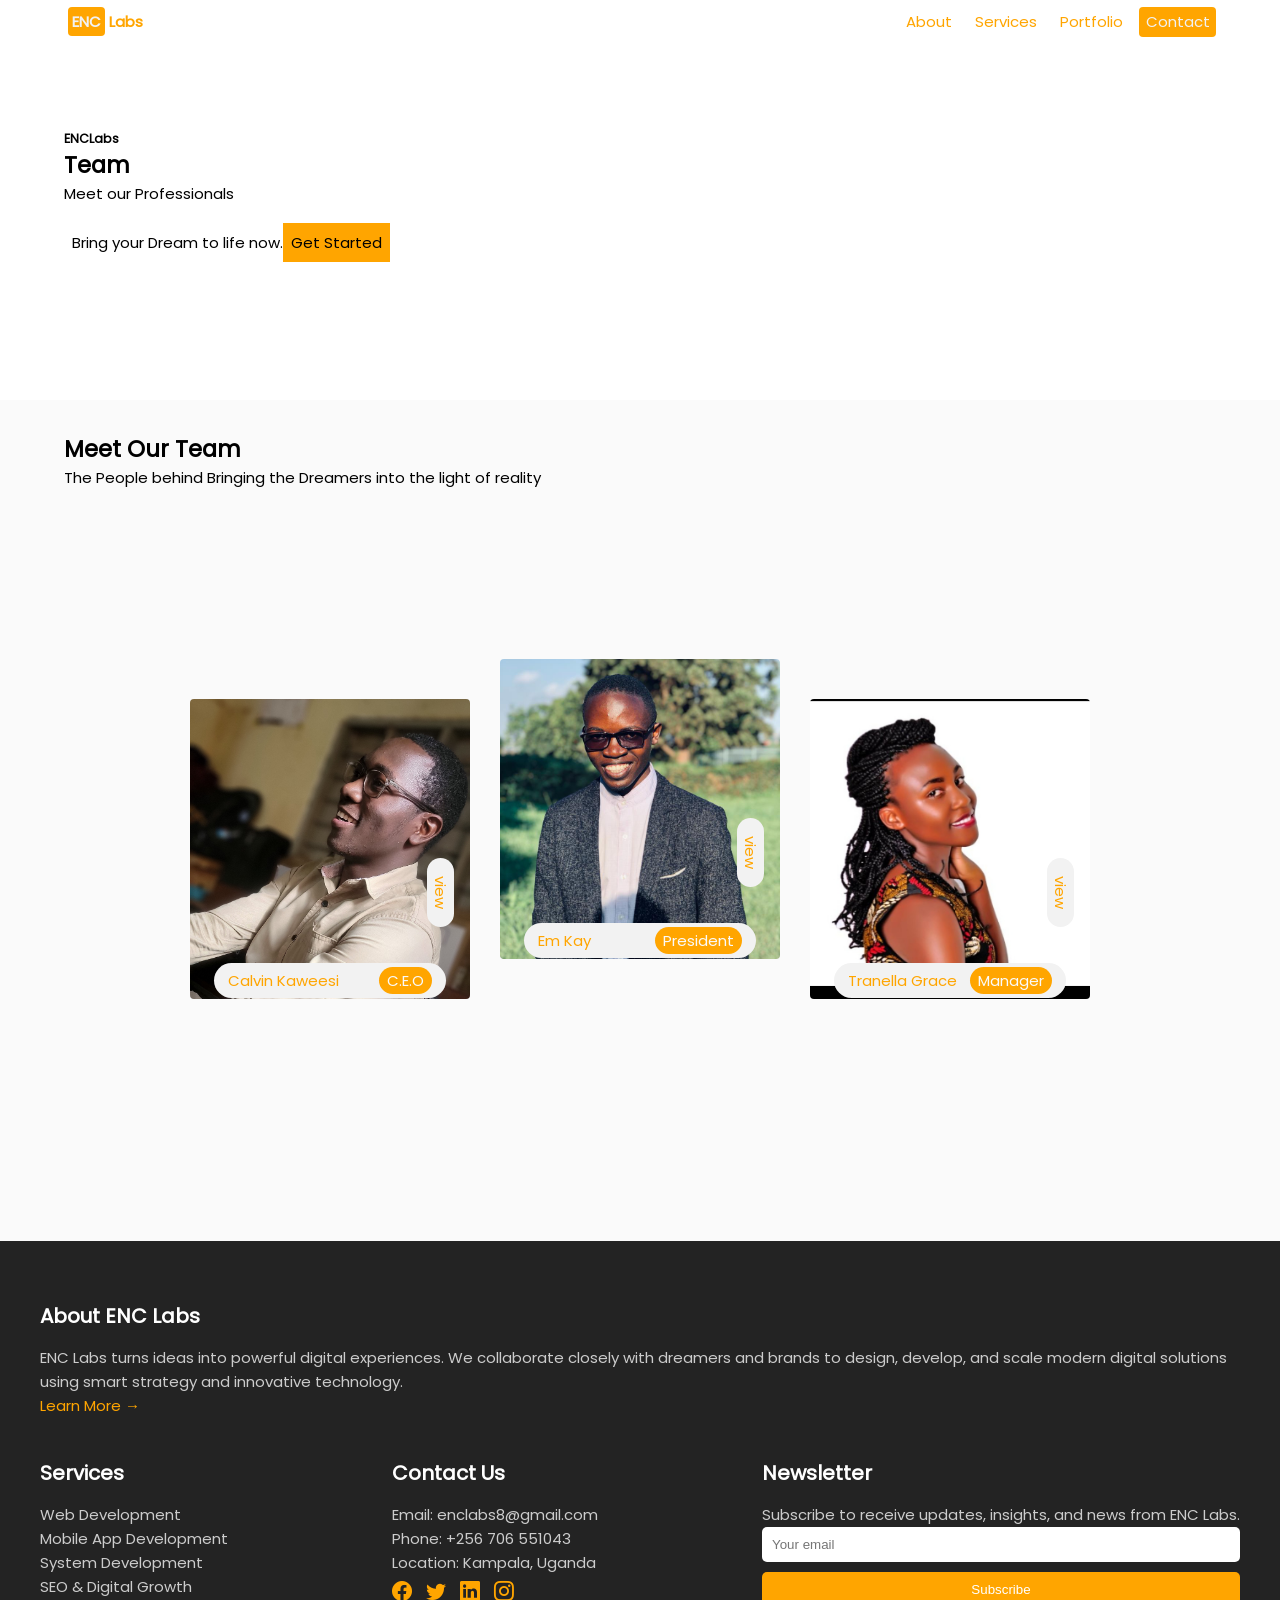
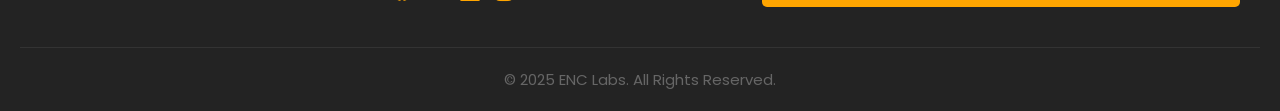
<file: pages/team.html>
<!DOCTYPE html>
<html lang="en">
<head>
    <meta charset="UTF-8">
    <meta name="viewport" content="width=device-width, initial-scale=1.0">
    <!-- SEO META -->
    <title>ENC Labs | Meet the Team – Digital Dream Builders in Kampala</title>
    <meta name="description" content="Meet the ENC Labs team – the passionate developers, designers, and strategists turning digital dreams into reality in Kampala, Uganda.">
    <meta name="robots" content="index, follow">

    <!-- CANONICAL -->
    <link rel="canonical" href="https://www.enclabs.com/team/">

    <!-- OPEN GRAPH / SOCIAL SEO -->
    <meta property="og:title" content="ENC Labs Team – Meet the Dream Builders in Kampala">
    <meta property="og:description" content="Meet the people behind ENC Labs – passionate developers and designers turning ideas into living digital systems.">
    <meta property="og:type" content="website">
    <meta property="og:url" content="https://www.enclabs.com/team/">
    <meta property="og:image" content="https://www.enclabs.com/assets/img/og-image.jpg">

    <!-- TWITTER CARD -->
    <meta name="twitter:card" content="summary_large_image">
    <meta name="twitter:title" content="ENC Labs | Web Development Company in Kampala">
    <meta name="twitter:description" content="Professional web & software development services in Uganda.">
    <meta name="twitter:image" content="https://www.enclabs.com/assets/img/og-image.jpg">

    <link rel="stylesheet" href="../assets/css/style.css">
    <link rel="stylesheet" href="../assets/css/bootstrap-icons.css">
    <link rel="stylesheet" href="../assets/css/team.css">
    <link rel="stylesheet" href="../assets/css/header.css">
    <link rel="stylesheet" href="../assets/css/footer.css">
</head>
<body>
    <!-- //header// -->
<header>
    <div class="small-nav">
           <div class="sm-holder">
                 <div class="sm-t">
                <a href="../index.html" class="logo">
                    <p><span>ENC</span> Labs</p>
                </a>

                <div class="close">
                    <p></p>
                    <p></p>
                </div>
            </div>

            <div class="sm-links">
                <a href="about.html"><i class="bi bi-file-earmark-person"></i><p>About</p></a>
                <a href="services.html"><i class="bi bi-layers"></i><p>Services</p></a>
                <a href="portifolio.html"><i class="bi bi-collection"></i><p>Portfolio</p></a>
                <a href="contact.html"><i class="bi bi-phone"></i><p>Contact</p></a>
            </div>

            <div class="sm-foot">
                <a href="../index.html" class="logo">
                    <p><span>ENC</span> Labs</p>
                </a>

                <p>&copy; All Rights Reserved</p>
            </div>
           </div>
    </div>


    <!-- ////nav/// -->
    <nav>
        <a href="../index.html" class="logo">
            <p><span>ENC</span> Labs</p>
        </a>

        <div class="links">
            <a href="about.html">About</a>
            <a href="services.html">Services</a>
            <a href="portifolio.html">Portfolio</a>
            <a href="contact.html" class="contact">Contact</a>
        </div>

        <div class="sm-activator">
            <i class="bi bi-list"></i>
        </div>
    </nav>
</header>
<main> 

    <section class="t-hero">
        <div class="t-hero-cont">
            <small><b>ENCLabs</b></small>
            <h1>Team</h1>
            <p>Meet our Professionals</p>
            <div class="cta ht-sp">
                <p>Bring your Dream to life now.</p>
                <a href="contact.html">Get Started</a>
            </div>
        </div>
    </section>

    <section class="team-members fl-c">

        <div class="team-top fl-c">
            <h2>Meet Our Team</h2>
            <p>The People behind Bringing the Dreamers into the light of reality</p>
        </div>

        <div class="t-imgs">

            <div class="tm-img t-01">
                <a href="../pages/team_details.html?id=calvin">view</a>
                <div class="det ht-sp">
                    <p class="role">C.E.O</p>
                    <p class="name">Calvin Kaweesi</p>
                </div>
            </div>
            

            <div class="tm-img t-02">
                <a href="../pages/team_details.html?id=emkay">view</a>
                <div class="det ht-sp">
                    <p class="role">President</p>
                    <p class="name">Em Kay</p>
                </div>
            </div>

            <div class="tm-img t-03">
                <a href="../pages/team_details.html?id=grace">view</a>
                <div class="det ht-sp">
                    <p class="role">Manager</p>
                    <p class="name">Tranella Grace</p>
                </div>

            </div>

        </div>
    </section>


</main>


        <!-- ================= FOOTER ================= -->
    <footer>
        <div class="footer-container">
        
          <!-- About -->
          <div class="footer-about">
            <h3>About ENC Labs</h3>
            <p>
              ENC Labs turns ideas into powerful digital experiences. We collaborate closely with dreamers and brands to design, develop, and scale modern digital solutions using smart strategy and innovative technology.
            </p>
            <a href="about.html">Learn More →</a>
          </div>
      
          <!-- Services -->
          <div class="footer-services">
            <h3>Services</h3>
            <ul>
              <li><a href="services.html?id=wed">Web Development</a></li>
              <li><a href="services.html?id=app">Mobile App Development</a></li>
              <li><a href="services.html?id=sys">System Development</a></li>
              <li><a href="services.html?id=seo">SEO & Digital Growth</a></li>
            </ul>
          </div>
      
          <!-- Contact -->
          <div class="footer-contact">
            <h3>Contact Us</h3>
            <p>
              Email: <a href="mailto:enclabs8@gmail.com">enclabs8@gmail.com</a><br>
              Phone: <a href="tel:+256706551043">+256 706 551043</a><br>
              Location: Kampala, Uganda
            </p>
            <div class="social-icons">
              <a href="#"><i class="bi bi-facebook"></i></a>
              <a href="#"><i class="bi bi-twitter"></i></a>
              <a href="#"><i class="bi bi-linkedin"></i></a>
              <a href="#"><i class="bi bi-instagram"></i></a>
            </div>
          </div>
      
          <!-- Newsletter -->
          <div class="footer-newsletter">
            <h3>Newsletter</h3>
            <p>Subscribe to receive updates, insights, and news from ENC Labs.</p>
            <form>
              <input type="email" placeholder="Your email">
              <button type="submit">Subscribe</button>
            </form>
          </div>
      
        </div>
    
        <!-- Footer Bottom -->
        <div class="footer-bottom">
          &copy; 2025 ENC Labs. All Rights Reserved.
        </div>
    </footer>


    <script src="../assets/js/lenis.min.js"></script>
    <script src="../assets/js/gsap.min.js"></script>
    <script src="../assets/js/ScrollTrigger.min.js"></script>
    <script src="../assets/js/app.js"></script>
</body>
</html>
</file>
<file: assets/css/style.css>
*{
    box-sizing: border-box;
    padding: 0%;
    margin: 0%;
    text-decoration: none;
    list-style: none;
}

:root{
    --bck: orange;
    --lyt: hsl(0 0 95%);
    --lyt-acc: hsl(0 0 90%);
    --text: hsl(0 0 60%);
    --dck: hsl(0 0 5%);
    --dck-acc: hsl(0 0 15%);
    --big-font: 1.8rem;
    --box-sd: 3px 6px 12px #dddddd6e;
}

@font-face {
    font-family: "Poppins";
    src: url(../fonts/Poppins-Regular.woff);
}

body{
    width: 100%;
    font-family: "Poppins",sans-serif;
    font-size: 15px;
    background-color: #fff; /* Reverted */
    color: #000; /* Reverted */
    overflow-x: hidden;
}

/* default classes */

.fl{
    display: flex;
}

.fl-c{
    display: flex;
    flex-direction: column;
    justify-content: space-between;
}

.ht-sp{
    display: flex;
    justify-content: space-between;
    align-items: center;
}

.ctr{
    display: flex;
    align-items: center;
    justify-content: center;
}

.ht-sb{
    display: flex;
    justify-content: space-between;
}

.vt-sp{
    display: flex;
    flex-direction: column;
    align-items: center;
    justify-content: center;
    gap: 20px;
}

/* btn cta */

.btn-cta{
    background: var(--bck);
    color: var(--lyt);
    padding: 8px;
    box-shadow: var(--box-sd);
    border-radius: 24px;
    /* border: 1px solid #fff; */

    .bi-arrow-right{
        width: 30px;
        height: 30px;
        padding: 2px 5px;
        border-radius: 100%;
        background: var(--lyt);
        color: var(--bck);
        font-weight: 700;
        transition: all 1s ease;
    }
}

.btn-cta a{
    color: var(--lyt);
}

/* .btn-cta:hover .bi-arrow-right{
    transform: rotateY(360deg);
    background: yellow;
} */
</file>
<file: assets/css/home.css>
.hero{
    width: 100%;
    height: 100vh;
    padding: 0 4rem;
    position: relative;
    overflow: clip;
    text-transform: capitalize;
    background-image: url(../imgs/bck05.jpg);
    background-size: cover;
    background-position: center;
    color: #fff;

    .hero-cont{
        width: 100%;
        z-index: 2;

        .h-cta{
            width: 100%;
            padding: 8px;
            padding-left: 24px;
            border-radius: 34px;
            /* box-shadow: var(--box-sd); */
            border: 2px solid #cccccc36;
            background: #18181848;
            margin-top: 20px;
        }

        h1{
            font-size: 2.75rem;
        }

        /* home-secs */
        .home-secs{
            display: flex;
            align-items: flex-end;
            justify-content: right;
            flex-direction: column;
            gap: 10px;

            .h-ser{
                display: flex;
                align-items: center;
                gap: 20px;

                a{
                    color: #e7e7e7;
                }

                .icky{
                    background: orange;
                    padding: 4px 8px;
                    border-radius: 4px;
                    color: #fff;
                }
            }
        }
    }

    
}


#con{
    width: 80%;
    height: 500px;
    border-radius: 534px;
    background-image: conic-gradient(rgb(255, 250, 241),
    rgb(255, 223, 223),rgba(223, 195, 185, 0.336));
    position: absolute;
    left: 25%;
    animation: anime 30s linear infinite;
    transform-origin: center;
    z-index: -1;
}

@keyframes anime {
    0%{
        transform: rotate(0deg);
    }

    100%{
        transform: rotate(360deg);
    }
}

#overlay{
    width: 100%;
    height: 100vh;
    /* backdrop-filter: blur(44px); */
    background: #00000065;
    position: absolute;
    top: 0%;
    left: 0%;

}


/* about */
.about{
    width: 100%;
    height: 100vh;
    padding: 1rem 4rem;

    /* .abt-l-cont */
    .abt-l-cont{
        width: 100%;

        h2{
            font-size: var(--big-font);
        }
    }

    /* abt-r */
    .abt-r{
        width: 100%;
        .img{
            width: 300px;
            height: 300px;
            border-radius: 4px;
            background-size: cover;
            background-position: center;
        }

        .img:nth-child(1){
            margin-left: 300px;        }

        .img:nth-child(2){
            margin-left: 70px;
            margin-top: -90px;        }
    }

    .abt-cta{
        margin-top: 20px;
    }

}

/* services */
.services{
    width: 100%;
    height: fit-content;
    padding: 4rem 4rem;
    gap: 20px;

    .ser-top{
        width: 100%;
        gap: 80px;

        h2{
            font-size: var(--big-font);
        }
    }

    /* ser-cards */
    .ser-cards{
        width: 100%;
        height: fit-content;
        gap: 20px;

        .ser-card{
            width: 300px;
            height: 300px;
            display: flex;
            flex-direction: column;
            justify-content: space-between;
            background: #fff;
            padding: 24px;
            border-radius: 4px;
            box-shadow: 4px 6px 22px #dddddd6c;

            .ser-c-top p{
                width: 30px;
                height: 30px;
                display: flex;
                align-items: center;
                justify-content: center;
                border-radius: 100%;
                background: var(--bck);
                box-shadow: var(--box-sd);
                color: var(--lyt);
            }

            .ser-c-icon{
                display: flex;
                align-items: center;
                margin-top: 30px;
            }

            .icky{
                font-size: 24px;
                color: var(--dck);          
            }

        }

        .ser-card:nth-child(odd){
            background: rgba(255, 255, 255, 0.158);
            border: 2px solid #ffffff;
        }

        .ser-card:nth-child(even){
            /* background: rgba(255, 255, 255, 0.158); */
            background: #e7e7e7;
            border: 1px solid #00000023;
        }
    }
}

/* cta */
.cta{
    width: 100%;
    height: fit-content;
    padding: 2rem 4rem;

    .cta-holder{
        width: 100%;
        background: #ddd;
        color: #fff;
        background-size: cover;
        background-position: center top;
        border-radius: 4px;
        padding: 2rem;
    }
    .cta-foot{
        width: 100%;

        .cta-imgs{
            display: flex;
            align-items: center;
            .imgs{
                
                display: flex;
                position: relative;
                margin-left: 0.5rem;
                margin-right: 4.2rem;
                .img{
                    width: 40px;
                    height: 40px;
                    background: #ddd;
                    background-size: cover;
                    background-position: center;
                    border-radius: 100%;
                    border: 3px solid var(--lyt);
                }

                .img:nth-child(2){
                    position: absolute;
                    left: 20px;
                }

                .img:nth-child(3){
                    position: absolute;
                    left: 40px;
                }

                .img:nth-child(4){
                    position: absolute;
                    left: 60px;
                }
            }
        }
    }
}

/* stack */
.stack{
    width: 100%;
    height: fit-content;
    padding: 4rem;

    .stack-top{
        width: 100%;
        text-align: center;
    }

    .stack-capsules{
        width: 60%;
        display: flex;
        align-items: center;
        justify-content: center;
        gap: 30px;
        flex-wrap: wrap;

        .capsule{
            display: flex;
            align-items: center;
            gap: 5px;
            background: var(--bck);
            padding: 12px 24px;
            border-radius: 24px;
            color: var(--lyt);
        }
    }
}

/* portfolio */
.portfolio{
    width: 100%;
    height: 100vh;
    padding: 4rem;
    overflow: clip;

    .ports{
        gap: 10px;
        margin-top: 30px;

        .port-card{
            width: 300px;
            height: 400px;
            position: relative;
            padding: 24px;
            display: flex;
            flex-direction: column;
            justify-content: space-between;
            border-radius: 4px;
            color: var(--lyt);
            background-size: cover;
            background-position: center;
            transition: all 1.5s;

            .port-c-top{
                position: relative;
                overflow: clip;
            }

            .ptc-stacks{
                width: 100%;
                display: flex;
                gap: 10px;
                position: absolute;
                top: -84px;
                transition: all 1s;

                .tag{
                    background: #dddddd28;
                    backdrop-filter: blur(4px);
                    padding: 8px;
                    border-radius: 24px;
                }
            }
        }

        .port-card.active{
            width: 70%;
            height: 400px;
            
            .ptc-stacks{
                position: relative;
                top: 0%;
            }
        }

    }

    .ports:hover .port-card{
        width: 300px;
        height: 400px;
    }

    .ports:hover .port-card.active{
        width: 300px;
        height: 400px;
        .ptc-stacks{
            position: absolute;
            top: -20%;
        }
    }

    .ports:hover .port-card:hover{
        width: 50%;
        height: 400px;

        .ptc-stacks{
            position: relative;
            top: 0%;
        }
    }

    .port-c-foot{
        display: flex;
        flex-direction: column;
        gap: 10px;

        a{
            width: 120px;
            box-shadow: none;
        }
    }

}

/* testmonials */
.testmonials{
    width: 100%;
    height: 100vh;
    padding: 4rem;
    gap: 10px;

    .tst-card{
        width: 300px;
        height: 300px;
        background: var(--lyt);
        padding: 24px;
        border-radius: 4px;

        .rating{
            display: flex;
            align-items: center;
            gap: 5px;

            .bi-star{
                color: var(--bck);
            }
        }
    }
}

/* .main-cta */

.main-cta{
    width: 100%;
    gap: 30px;
    padding: 4rem;
    /* background: #dddddd4b; */

    .m-cta-holder{
        width: 100%;
        height: 300px;
        padding: 24px;
        position: relative;
        background-position: center;
        background-size: cover;
        display: flex;
        align-items: center;
        justify-content: center;
        color: #fff;
        text-align: center;
        flex-direction: column;
        gap: 20px;

        .m-cta-top{
            z-index: 1;
        }
        .m-cta-foot{
            padding: 0.8rem 1.5rem;
            z-index: 1;
        }
    }

    .m-cta-holder::before{
            content: "";
            position: absolute;
            background: #00000065;
            inset: 0;
    }


}

.team{
    width: 100%;
    height: 100vh;
    padding: 4rem;
    background: #dddddd3b;

    .team-cards{
        align-items: center;
        justify-content: center;
        gap: 20px;
    }
    .tm-card{
        width: 280px;
        height: 320px;
        padding: 24px;
        border-radius: 4px;
        background: #ddd;
        background-position: center;
        background-size: cover;
        position: relative;

        .name{
            width: 80%;
            border-radius: 24px;
            padding: 4px;
            padding-left: 12px;
            position: absolute;
            bottom: 10px;
            display: flex;
            align-items: center;
            justify-content: space-between;
            background: var(--lyt);
            color: var(--bck);
            font-size: 0.9rem;
        }

        .name p:nth-child(2){
            background: var(--bck);
            color: var(--lyt);
            border-radius: 24px;
            padding: 2px 8px;
        }

        .act{
            padding: 4px 12px;
            background: var(--lyt);
            color: var(--bck);
            position: absolute;
            right: 2px;
            top: 150px;
            transform: rotate(90deg);
            border-radius: 24px;

            a{
                color: var(--bck);
            }
        }

        .act:hover{
            cursor: pointer;
        }
    }

    .tm-card:nth-child(2){
        margin-top: -85px;
    }

}

.blog{
    width: 100%;
    height: 80vh;
    padding: 4rem;

    .b-cards{
        gap: 30px;
        margin-top: 30px;
    }

    .b-card{
        width: 100%;
        border-radius: 12px;
        background: #fff;
        height: fit-content;
        box-shadow: 0 10px 30px rgba(0, 0, 0, 0.05);
        overflow: hidden;
        transition: transform 0.3s ease, box-shadow 0.3s ease;

        .img{
            background-size: cover;
            background-position: center;
            width: 100%;
            height: 220px;
            transition: transform 0.5s ease;
        }

        .b-details{
            padding: 24px;
        }

        &:hover {
            transform: translateY(-10px);
            box-shadow: 0 20px 40px rgba(0, 0, 0, 0.1);
            
            .img {
                transform: scale(1.05);
            }
        }
    }
}


/* faq section designs */
.faq-section {
  max-width: 900px;
  padding: 4rem;
  margin: 0 auto;
}

.faq-section h2 {
  margin-bottom: 2.5rem;
  font-size: 2.5rem;
  text-align: center;
}

.faq-section details {
  border-bottom: 1px solid #eee;
  padding: 1.5rem;
  overflow: hidden;
  background: #fff;
  margin-bottom: 1rem;
  border-radius: 8px;
  box-shadow: 0 4px 15px rgba(0,0,0,0.03);
  transition: box-shadow 0.3s ease;
}

.faq-section details:hover {
  box-shadow: 0 8px 25px rgba(0,0,0,0.06);
}

.faq-section summary {
  font-weight: 600;
  font-size: 1.2rem;
  cursor: pointer;
  list-style: none;
  position: relative;
  padding-right: 2rem;
  color: #333;
}

.faq-section summary::-webkit-details-marker {
  display: none;
}

.faq-section summary::after {
  content: "+";
  position: absolute;
  right: 0;
  font-size: 1.5rem;
  transition: transform 0.3s ease;
  color: #007bff;
}

.faq-section details[open] summary::after {
  content: "−";
  transform: rotate(180deg);
}

.faq-section .faq-content {
  max-height: 0;
  overflow: hidden;
  transition: all 0.4s ease;
  padding: 0;
  color: #666;
  line-height: 1.6;
}

.faq-section details[open] .faq-content {
  max-height: 500px;
  padding-top: 1rem;
}
</file>
<file: assets/css/h_medscr.css>
@media screen and (max-width: 1080px) {
    
}



@media screen and (max-width: 980px) {
    
}



@media screen and (max-width: 780px) {
    body{
        width: 100% !important;
    }

    /* hero */
    .hero{
        height: fit-content;
        flex-wrap: wrap;
        padding: 4rem 2rem;

        h1{
            font-size: 2rem !important;
        }

        .hero-cont{
            display: flex;
            flex-direction: column;
            gap: 10px;
        }

        .h-cta{
            flex-wrap: wrap;
            gap: 10px;
            background: #fff;
            margin-top: 10px;
            border-radius: 4px;
        }

        .home-secs{
            margin-top: 10px;
            display: none !important;
            visibility: hidden;
            background: red;
        }
    }

    /* About */
    .about{
        width: 100%;
        height: fit-content;
        padding: 4rem 2rem;
        flex-wrap: wrap;


        .abt-l-cont{
            display: flex;
            flex-direction: column;
            gap: 10px;
        }
        .abt-r{
            width: 100%;
            height: fit-content;
            display: flex;
            flex-wrap: nowrap;
            align-items: center;
            justify-content: center;

            .imgs{
                width: 100%;
                display: flex;
                gap: 30px;
                margin-top: 30px;
            }

            .img{
                width: calc(50% - 15px);
                height: 250px;
            }

            .img:nth-child(1){
            margin-left: 0px;        
            }

            .img:nth-child(2){
                margin-left: 0px;
                margin-top: 0px;        
            }
        }
    }

    /* services */
    .services{
        width: 100%;
        height: fit-content;
        padding: 4rem 2rem;

        .ser-top{
            flex-wrap: wrap;
            gap: 20px;

            .ser-top-r{
                display: flex;
                flex-direction: column;
                gap: 10px;
            }
        }

         /* ser-cards */
        .ser-cards{
            flex-wrap: wrap;

            .ser-card{
                width: 100%;
                height: 400px;
            }
        }
    }

    /* cta */
    .cta{
        width: 100%;
        height: fit-content;
        padding: 4rem 2rem;
    }
    /* stack */
    .stack{
        width: 100%;
        padding: 4rem 2rem;

        .stack-top{
            display: flex;
            flex-direction: column;
            gap: 10px;
        }
    }

    /* portfolio */
    .portfolio{
        width: 100%;
        height: fit-content;
        padding: 4rem 2rem;

        .portf-top{
            display: flex;
            flex-direction: column;
            gap: 20px;
        }

        .ports{
            width: 100%;

            .port-card{
                width: 80px;

                .port-c-foot{
                    visibility: hidden;
                }
            }

            .port-card.active{
                width: 60%;

                .port-c-foot{
                    visibility: visible;
                }
            }
        }

        .ports:hover .port-card{
            width: 80px;
            height: 400px;
        }

        .ports:hover .port-card.active{
            width: 300px;
            height: 400px;

            .ptc-stacks{
                position: absolute;
                top: -20%;
            }

            .port-c-foot{
                visibility: hidden;
            }

        }

        .ports:hover .port-card:hover{
            width: 50%;
            height: 400px;

            .ptc-stacks{
                position: relative;
                top: 0%;
            }

            .port-c-foot{
                visibility: visible;
            }
        }

    }

    .testmonials{
        width: 100%;
        height: fit-content;
        padding: 2rem;

        .tst-top{
            display: flex;
            flex-direction: column;
            gap: 20px;
        }

        .tst-cards{
            width: 100%;
            flex-wrap: wrap;
            align-items: center;
            justify-content: center;
            gap: 30px;

            .tst-card{
                width: 70%;
            }
        }
    }

    /* team */
    .team{
        width: 100%;
        height: fit-content;
        padding: 2rem;

        .team-top{
            flex-wrap: wrap;
            gap: 20px;

            .tm-t-r{
                display: flex;
                flex-direction: column;
                gap: 10px;
            }
        }

        .team-cards{
            flex-wrap: wrap;
            margin-top: 30px;

            .tm-card{
                width: 100%;
                height: 480px;
            }
        }

        
        .tm-card:nth-child(2){
            margin-top: 0;
        }
    }

    /* .main-cta */
    .main-cta{
        padding: 4rem 2rem;
    }

    /* blog */
    .blog{
        width: 100%;
        height: fit-content;
        padding: 2rem;

        .b-cards{
             gap: 30px;
             flex-wrap: wrap;

            .b-card{
                width: 100%;
                height: 300px;
                border-radius: 4px;
                background: #ddd;
            }
        }

       
    }

}


@media screen and (max-width: 480px) {

    /* .hero */

    /* qbout */

    .about h2{
        font-size: 1.75rem !important;
    }

    /* services */

    .ser-top h2{
        font-size: 1.75rem !important;
    }
        /* portfolio */
    .portfolio{
        width: 100%;
        padding: 4rem 2rem;

        .ports{
            width: 100%;
            height: fit-content;
            gap: 5px;

            .port-card{
                width: 20px;

                .port-c-foot{
                    visibility: hidden;
                }
            }

            .port-card.active{
                width: 60%;

                .port-c-foot{
                    visibility: visible;
                }
            }
        }

        .ports:hover .port-card{
            width: 20px;
            height: 400px;
        }

        .ports:hover .port-card.active{
            width: 20px;
            height: 400px;

            .ptc-stacks{
                position: absolute;
                top: -20%;
            }

            .port-c-foot{
                visibility: hidden;
            }

        }

        .ports:hover .port-card:hover{
            width: 60%;
            height: 400px;

            .ptc-stacks{
                position: relative;
                top: 0%;
            }

            .port-c-foot{
                visibility: visible;
            }
        }

    }

    /* .tst-card */

    .tst-card{
                width: 100% !important;
    }

    /* .b-card */
    .b-card{
        height: fit-content !important;
    }
}
@media screen and (max-width: 380px) {
    html,body{
        width: 100% !important;
        overflow-x: hidden;
    }


    :root{
            --big-font: 1.75rem;
    }

    
    .testmonials{
        width: 100%;
        height: fit-content;
        padding: 6rem 2rem;

        .tst-cards{
            width: 100%;
            flex-wrap: wrap;
            align-items: center;
            justify-content: center;
            gap: 30px;

            .tst-card{
                width: 100%;
                height: fit-content;
            }
        }
    }
}
</file>
<file: assets/css/header.css>
header{
    width: 100%;
    position: fixed;
    top: 0%;
    z-index: 99;

    nav{
        width: 100%;
        display: flex;
        align-items: center;
        justify-content: space-between;
        padding: 0.4rem 4rem;
        transition: all 0.5s ease;
        position: relative;

        .logo{

            p{
                font-weight: 700;
                padding: 4px;
                color: var(--bck);

                span{
                    background: var(--bck);
                    color: var(--lyt);
                    border-radius: 4px;
                    padding: 4px;
                }
            }
        }

        .links{
            display: flex;
            gap: 10px;

            a{
                color: var(--bck);
                padding: 0.2rem 0.4rem;
            }

            .contact{
                background: var(--bck);
                color: var(--lyt);
                border-radius: 4px;
            }
        }

        .sm-activator{
            position: absolute;
            top: -50%;

            font-size: 1.3rem;
        }

    }

    nav.active{
        background: #ffffff;
        box-shadow: var(--box-sd);
    }



    /* small */
    .small-nav{
        width: 100%;
        height: 100vh;
        position: fixed;
        background: #ddd;
        backdrop-filter: blur(7px);
        display: flex;
        flex-direction: column;
        align-items: end;
        justify-content: right;
        transform: translateX(-100%); /* starts fully out of viewport */
        opacity: 0;                   /* optional: fade in */
        pointer-events: none;          /* prevent clicks when hidden */
        z-index: 9999;

        .sm-holder{
            width: 70%;
            height: 100vh;
            display: flex;
            flex-direction: column;
            justify-content: space-between;
            background: #ffffff;
        }

        .sm-t{
            width: 100%;
            display: flex;
            align-items: center;
            justify-content: space-between;
            box-shadow: var(--box-sd);
            padding: 14px;

            .logo{

            p{
                font-weight: 700;
                padding: 4px;
                color: var(--bck);

                span{
                    background: var(--bck);
                    color: var(--lyt);
                    border-radius: 4px;
                    padding: 4px;
                }
            }
        }
        }

        .close{
            display: flex;
            flex-direction: column;
            gap: 5px;

            p{
                width: 20px;
                height: 2px;
                background: var(--bck);
            }

            p:nth-child(1){
                transform: rotate(-45deg);
                transition: 1s all;
            }

            p:nth-child(2){
                transform: rotate(45deg);
                transition: 1s all;
            }
        }

        .close:hover{
            cursor: pointer;
        }

        .close:hover p:nth-child(1){
            transform: rotate(-65deg) translate(-30%);
        }

        .close:hover p:nth-child(2){
            transform: rotate(65deg) translate(-10%);
        }
    }

    .sm-links{
        width: 100%;
        height: 80vh;
        display: flex;
        flex-direction: column;
        gap: 20px;
        padding: 14px;
        a{
            display: flex;
            align-items: center;
            gap: 10px;
            color: var(--bck);
        }
    }

    .sm-foot{
        display: flex;
        align-items: center;
        gap: 10px;
        border-top: 1px solid var(--lyt);
        padding: 1rem 14px;

        .logo{

            span{
                background: var(--bck);
                color: var(--lyt);
                padding: 2px 6px;
                border-radius: 4px;
            }
        }
    }
}

@media screen and (max-width: 780px) {
    nav{
        padding: 0.5rem 2rem !important;
    }
    nav .links{
        display: none !important;
    }

    .sm-activator{
        top: 20% !important;
        right: 30px !important;
    }
}
</file>
<file: assets/css/footer.css>
/* ================= FOOTER CSS ================= */
footer {
  background-color: #000000dc;
  color: #fff;
  padding: 0px 20px;
  padding-top: 60px;
}

footer .footer-container {
  max-width: 1200px;
  margin: 0 auto;
  display: flex;
  flex-wrap: wrap;
  justify-content: space-between;
  gap: 40px;
}

footer h3 {
  font-size: 20px;
  margin-bottom: 15px;
}

footer p,
footer li,
footer a {
  color: #ccc;
  line-height: 1.6;
  text-decoration: none;
}

footer a:hover {
  color: var(--bck);
}

footer ul {
  list-style: none;
  padding: 0;
  line-height: 2;
}

footer form {
  display: flex;
  flex-direction: column;
  gap: 10px;
}

footer input[type="email"] {
  padding: 10px;
  border: none;
  border-radius: 5px;
}

footer button {
  background-color: var(--bck);
  color: #fff;
  padding: 10px;
  border: none;
  border-radius: 5px;
  cursor: pointer;
  transition: all 1s;
}

footer button:hover {
  background-color: orangered;
}

footer .social-icons a {
  margin-right: 10px;
  font-size: 20px;
  color: var(--bck);
}

footer .social-icons a:last-child {
  margin-right: 0;
}

footer .footer-bottom {
  border-top: 1px solid #333;
  margin-top: 40px;
  padding: 20px;
  text-align: center;
  color: #666;
}

.footer-about a{
  color: var(--bck);
}

/* Responsive */
@media screen and (max-width: 768px) {
  footer .footer-container {
    flex-direction: column;
    gap: 30px;
  }
}
</file>
<file: assets/css/about.css>
/* HERO */
.abt-hero {
  width: 100%;
  height: 60vh;
  background: linear-gradient(to right, #f5f5f5,#f7f7f7);
  background-position: center;
  background-size: cover;
  position: relative;
  display: flex;
  align-items: center;
  padding: 4rem;
  /* color: #fff; */

}


.abt-h-l {
  position: relative;
  max-width: 600px;
  color: #ddd;

    .abt-hero-cta{
        background: #fff;
        border-radius: 4px;
        padding: 6px 8px;
        margin-top: 10px;
        color: #333;

        .btn-cta {
            padding: 4px;
            padding-left: 12px;
            display: flex;
            align-items: center;
            gap: 10px;

            .bi-arrow-right{
                display: flex;
                align-items: center;
                justify-content: center;
                padding: 4px;
            }
        }
    }
}

.abt-h-l h1 {
  font-size: 1.75rem;
  line-height: 1.1;
  margin: 1rem 0;
  color: #f5f5f5;
}

/* STORY */
.abt-story {
    width: 100%;
    padding: 4rem;

    .story-left{
        width: 100%;
    }

    .story-right{
        width: 50%;
        height: 50vh;

        .story-content-b{
            gap: 50px;
        }
    }
}


.team{
    width: 100%;
    height: 100vh;
    padding: 4rem;
    background: #dddddd3b;

    .team-cards{
        align-items: center;
        justify-content: center;
        gap: 20px;
    }
    .tm-card{
        width: 280px;
        height: 320px;
        padding: 24px;
        border-radius: 4px;
        background: #ddd;
        background-position: center;
        background-size: cover;
        position: relative;

        .name{
            width: 80%;
            border-radius: 24px;
            padding: 4px;
            padding-left: 12px;
            position: absolute;
            bottom: 10px;
            display: flex;
            align-items: center;
            justify-content: space-between;
            background: var(--lyt);
            color: var(--bck);
            font-size: 0.9rem;
        }

        .name p:nth-child(2){
            background: var(--bck);
            color: var(--lyt);
            border-radius: 24px;
            padding: 2px 8px;
        }

        .act{
            padding: 4px 12px;
            background: var(--lyt);
            color: var(--bck);
            position: absolute;
            right: 2px;
            top: 150px;
            transform: rotate(90deg);
            border-radius: 24px;

            a{
                color: var(--bck);
            }
        }

        .act:hover{
            cursor: pointer;
        }
    }

    .tm-card:nth-child(2){
        margin-top: -85px;
    }

}



/* VIDEO CTA */
.cta-video {
  width: 100%;
  position: relative;
  width: 100%;
  overflow: hidden;
  display: flex;
  align-items: center;
  padding: 4rem;
  color: #fff;

    .cta-vidoe-holder{
        width: 100%;
        height: 300px;
        display: flex;
        flex-direction: column;
        align-items: center;
        justify-content: center;
        text-align: center;
        background-size: cover;
        background-position: center;
        position: relative;
        padding: 24px;
        border-radius: 4px;

        .cta-video-content{
            position: relative;
            display: flex;
            align-items: center;
            justify-content: center;
            flex-direction: column;
            gap: 10px;
            z-index: 2;
        }

        .btn-cta{
            width: 183px;
        }
    }

    .cta-vidoe-holder::before{
        content: "";
        position: absolute;
        inset: 0;
        background: #00000052;
    }
}




/* WHY US */
.why-us {
  padding: 4rem;
  background: #fff;

    .why-cards {
        display: grid;
        grid-template-columns: repeat(auto-fit, minmax(240px, 1fr));
        gap: 24px;

        .why-card {
            background: #f5f5f5;
            padding: 2rem;
            border-radius: 6px;
            transition: transform .3s ease;
        }
    }

    .why-card:hover {
        transform: translateY(-8px);
    }

    .why-card i {
        font-size: 1.8rem;
        margin-bottom: 1rem;
        display: inline-block;
    }

}





@media screen and (max-width: 780px) {
    .abt-hero{
        padding: 4rem 2rem;
    }

    .abt-story{
        width: 100%;
        padding: 4rem 2rem;
        height: fit-content;
        flex-wrap: wrap;

        .story-right{
            width: 100%;
            height: fit-content;
        }
    }

    .why-us{
        padding: 4rem 2rem;
    }

    .team{
        width: 100%;
        height: fit-content;
        padding: 4rem 2rem;

        .team-cards{
            flex-wrap: wrap;
            margin-top: 20px;

            .tm-card{
                width: 100%;
            }

            .tm-card:nth-child(2){
                margin-top: 0px;
            }
        }
    }

    .cta-video {
        padding: 4rem 2rem;
    }
}
</file>
<file: assets/css/team.css>
.t-hero{
    width: 100%;
    height: 400px;
    display: flex;
    align-items: center;
    padding: 0 4rem;

    & .t-hero-cont{
        display: flex;
        flex-direction: column;
        justify-content: left;
    }

    .cta{
        box-shadow: var(--shad);
        padding: 8px;
        margin-top: 10px;
    }

    .cta a{
        box-shadow: var(--shad);
        padding: 8px;
        text-decoration: none;
        background: orange;
        color: var(--lyt-pri);
    }
}

.team-members{
    width: 100%;
    padding: 2rem 4rem;
    background: #fafafa;

    & .t-imgs{
        width: 100%;
        height: 80vh;
        display: flex;
        align-items: center;
        justify-content: center;
        gap: 30px;
    }

    .tm-img{
        width: 280px;
        height: 300px;
        overflow: clip;
        border-radius: 4px;
        padding: 24px;
        position: relative;
        background-size: cover;
        background-position: center;
    }

    .t-01{
        background-image: url(../imgs/calvin.jpg);
    }

    .t-02{
        background-image: url(../imgs/em.jpg);
        margin-top: -80px;
    }

    .t-03{
        background-image: url(../imgs/love.jpg);
    }

    .tm-img .det{
        text-align: center;
        background: var(--lyt);
        color: orange;
        padding: 4px 14px;
        border-radius: 24px;
        margin-top: 240px;
        flex-direction: row-reverse;
    }

    .tm-img a{
        position: absolute;
        right: -5px;
        top: 180px;
        text-decoration: none;
        text-align: center;
        background: var(--lyt);
        color: orange;
        padding: 2px 18px;
        border-radius: 24px;
        transform: rotate(90deg);
    }

    .role{
        background: orange;
        color: #fafafa;
        padding: 2px 8px;
        border-radius: 24px;
    }
}

/* team details */
.tm-hero{
    width: 100%;
    height: 400px;
    position: relative;
    background-repeat: repeat;
    background-position: center center;
    background-size: cover;
    padding: 2rem 8rem;

    & .img{
        width: 280px;
        height: 300px;
        position: absolute;
        top: 140px;
        background-position: center center;
        background-size: cover;
        border: 5px solid var(--lyt-pri);
        box-shadow: var(--shad);
        z-index: 29;
    }
}

.conta{
    width: 100%;
    width: 100%;
    padding: 6rem 8rem;
    gap: 20px;
    background: #fafafa;

    &
    .body{
        width: 100%;
        height: fit-content;
        gap: 20px;
    }

    .cont{
        padding: 24px;
        border-radius: 12px;
        gap: 50px;
        border: 1px solid #ddd;
    }

    .tm-about{
        width: 100%;
        gap: 20px;
        box-shadow: 4px 6px 12px #dddddd48;
        padding: 24px;
        border-radius: 12px;
    }

    .contact{
        width: 70%;
        border-right: 1px solid #ddd;
    }

    .links-body{
        gap: 10px;
        margin-top: 10px;
    }

    .links-body .icky{
        width: 60px;
        height: 60px;
        padding: 4px 8px;
        border-radius: 100%;
        font-size: 18px;
        color: #fff;
        background: var(--dck_bck);
    }

    .tm-more-about{
        width: 100%;
        gap: 20px;
        box-shadow: 4px 6px 12px #dddddd42;
        padding: 24px;
        border-radius: 12px;
    }

    aside{
        width: 300px;
        padding: 24px;
        border-radius: 12px;
        box-shadow: 4px 6px 12px #dddddd48;
        background: #fff;
    }

    aside .imgs{
        gap: 30px;
    }
    aside .imgs a{
        color: orange;
    }
    aside .imgs a img{
        width: 100%;
        height: 120px;
        border-radius: 4px;
        object-fit: cover;
    }
}


@media screen and (max-width: 780px) {

    .tm-hero{
        padding: 2rem;
    }

    .conta{
        flex-wrap: wrap;
        padding: 4rem 2rem;
    }

    .cont{
        flex-wrap: wrap;

        .contact{
            width: 100%;
            padding: 12px;
            border: none;
        }
    }


    /* team-members */
    .team-members{
        width: 100%;
        height: fit-content !important;
        padding: 2rem;
    }

    .team-top{
            flex-wrap: wrap;
            gap: 20px;

            margin-bottom: 20px;
        }

    .t-imgs{
        width: 100%;
        height: fit-content !important;
        flex-wrap: wrap;

        .tm-img{
            width: 100%;
        }
    }

    .t-02{
            margin-top: 0 !important;
    }
}
</file>
<file: assets/css/blog.css>
.waiting{
    width: 100%;
    height: 100vh;
    gap: 10px;
    display: flex;
    flex-direction: column;
    justify-content: center;
    align-items: center;
    color: rebeccapurple;

    a{
        background: orange;
        color: aliceblue;
        padding: 0.4rem 0.8rem;
        border-radius: 4px;
    }
}
</file>
<file: assets/css/contact.css>
.contact-hero{
    width: 100%;
    height: 300px;
    padding: 0 4rem;
    display: flex;
    align-items: center;
    justify-content: left;
    background-image: url(../imgs/cta01.jpg);
    background-size: cover;
    background-position: center;
    background-repeat: no-repeat;
    color: aliceblue;
}


.contact-singles{
    width: 100%;
    gap: 10px;
    padding: 2rem 8rem;

    & p{
        box-shadow: 4px 6px 12px #ddd;
        padding: 8px 14px;
        border-radius: 4px;
        font-weight: 500;
    }
}

.form-holder{
    width: 100%;
    padding: 2rem 8rem;
    justify-content: center;
    gap: 40px;

    & form{
        width: 400px;
        display: flex;
        gap: 10px;
        flex-direction: column;
        /* background: orange; */
        padding: 24px;
        border-radius: 12px;
        box-shadow: var(--box-sd);

        .form-top{
            gap: 10px;
        }
    }

    form input, form textarea{
        width: 100%;
        padding: 8px 12px;
        border: 1px solid #ddd;
        border-radius: 4px;
        outline: none;
    }

    form textarea{
        height: 100px;
    }

    form .send-btn{
        width: 180px;
        padding: 8px 14px;
        border-radius: 4px;
        font-size: 1rem;
        border: none;
        background: orange !important;
        color: var(--lyt);
        transition: all 1s;
    }

    form .send-btn:hover{
        cursor: pointer;
        background: orangered !important;
    }

    .other-contacts{
        gap: 20px;
    }

    .oc-cont{
        display: flex;
        gap: 20px;
        align-items: center;
        padding: 10px;
        border-radius: 12px;
        box-shadow: 2px 4px 12px #ddddddb2;
    }

    .oc-cont .icky{
        background: orange;
        padding: 4px 8px;
        border-radius: 100%;
        color: var(--lyt);
    }

    .oc-cont a{
        color: #333;
    }
}

@media screen and (max-width: 780px) {
    .contact-hero{
        padding: 2rem;
    }
    .form-holder{
        width: 100% !important;
        flex-wrap: wrap;
        padding: 2rem;

        form{
            width: 100% !important;
        }
    }   
}

@media screen and (max-width: 380px) {
    .contact-hero{
        padding: 2rem;
    }
    .form-holder{
        width: 100% !important;
        padding: 4rem 2rem;
        flex-wrap: wrap;

        & form{
            width: 100%;
        }
    }   
}
</file>
<file: assets/css/Portifolio.css>
h2{
    font-size: 32px;
    font-weight: 600;
}

.portfolio-hero {
    position: relative;
    width: 100%;
    height: 80vh;
    overflow: hidden;
    background: #111;
    color: #fff;
    display: flex;
    align-items: center;
    justify-content: center;
    font-family: 'Montserrat', sans-serif;
}

.Runs {
    width: 100%;
    height: 100%;
    position: relative;
    perspective: 1000px; /* For 3D parallax */
}

.c-h-cont {
    position: absolute;
    width: 100%;
    height: 100%;
    top: 0;
    left: 0;
    opacity: 0;
    transform: scale(1.05);
    background-size: cover;
    background-position: center;
    display: flex;
    align-items: center;
    justify-content: center;
}

.c-h-cont.active {
    opacity: 1;
    z-index: 10;
}

.c-h-cont .cont {
    background: rgba(0,0,0,0.5);
    padding: 2rem;
    text-align: center;
    border-radius: 12px;
    max-width: 700px;
    transform: translateZ(0);
}

.c-h-cont .cont small {
    display: block;
    font-size: 0.9rem;
    color: #f0f0f0;
    margin-bottom: 0.5rem;
    letter-spacing: 1px;
}

.c-h-cont .cont h2 {
    font-size: 2.5rem;
    margin-bottom: 1rem;
    letter-spacing: 1px;
}

.c-h-cont .cont p {
    font-size: 1.1rem;
    line-height: 1.6;
}

.c-h-cont .cont h2, 
.c-h-cont .cont p {
    opacity: 0; /* Start hidden for animation */
    transform: translateY(30px);
}


/* Navigation Buttons */
.ctr-btns {
    position: absolute;
    bottom: 20px;
    width: 100%;
    display: flex;
    justify-content: space-between;
    padding: 0 2rem;
    align-items: center;
    z-index: 20;
}

.ctr-btns .btns button {
    background: rgba(0,0,0,0.6);
    border: none;
    color: #fff;
    font-size: 1.5rem;
    padding: 0.6rem 1rem;
    cursor: pointer;
    border-radius: 50%;
    transition: 0.3s;
}

.ctr-btns .btns button:hover {
    background: rgba(255,255,255,0.2);
}

.ctr-btns .num {
    color: #fff;
    font-weight: 600;
}

/* Dots */
.dots {
    position: absolute;
    bottom: 10px;
    width: 100%;
    text-align: center;
    z-index: 30;
}

.dot {
    display: inline-block;
    width: 12px;
    height: 12px;
    margin: 0 6px;
    background: rgba(255,255,255,0.4);
    border-radius: 50%;
    cursor: pointer;
    transition: 0.3s;
}

.dot.active {
    background: #fff;
}




.port-features {
    width: 100%;
    padding: 2rem 4rem;
    text-align: center;
    color: #f5f5f5;

    & .pf-top {
        display: flex;
        flex-direction: column;
        gap: 1rem;
        margin-bottom: 3rem;
        text-align: left;

        h2 {
            font-weight: 800;
            letter-spacing: 1px;
            color: #333;
        }

        p {
            color: #555555;
        }
    }

    .features {
        width: 100%;
        height: 250px;
        display: flex;
        justify-content: center;
        /* padding: 3rem 0; */
        gap: 10px;
    }

    .f02 {
        border-top: 1px solid rgba(255, 255, 255, 0.1);
        margin-top: 0.5rem;
        padding-top: 0.5rem;

        .feature{
            width: 100%;
        }
    }

    .feature {
        width: 300px;
        height: fit-content;
        background: #ddd;
        padding: 2rem 1.5rem;
        transition: 0.3s;
        border-radius: 4px;
        box-shadow: 0 4px 6px rgba(0, 0, 0, 0.1);

        &:hover {
            transform: translateY(-10px);
            box-shadow: 0 10px 20px rgba(0, 0, 0, 0.192), 0 0 30px rgba(255, 255, 255, 0.1);
        }

        &:nth-of-type(1) {
            border-right: 1px solid rgba(255, 255, 255, 0.1);
        }

        &:nth-of-type(2) {
            border-right: 1px solid rgba(255, 255, 255, 0.1);
        }

        .icon {
            width: 40px;
            height: 40px;
            border-radius: 50%;
            position: relative;
            padding: 14px;
            display: flex;
            align-items: center;
            justify-content: center;
            color: #ffffff;
            background: var(--bck);
            box-shadow: inset 0px 10px 15px rgba(255, 255, 255, 0.1);

            &::before {
                content: "";
                position: absolute;
                width: 70px;
                height: 70px;
                top: -5px;
                left: -5px;
                border-radius: 50%;
                background: rgba(255, 255, 255, 0.05);
                z-index: -1;
            }

            .icky {
                width: 24px;
                height: 24px;
                z-index: 1;
            }
        }

        .feature-cont {
            margin-top: 5px;
            text-align: left;
            
            h4 {
                font-size: 1rem;
                font-weight: 700;
                margin-bottom: 0.6rem;
                color: #333333;
            }

            p {
                /* line-height: 1.6; */
                color: #555555;
            }
        }
    }

    /* // Remove border for second row, second feature */
    .f02 .feature:nth-of-type(2) {
        border: none;
    }
}


/* project-show-case */

.project-show-case{
    width: 100%;
    min-height: 100vh;
    padding: 2rem 4rem;
    gap: 20px;

    & .projects{
        width: 100%;
        height: 100vh;
        gap: 20px;
    }

    .project,#p02{
        width: 500px;
        height: 480px;
        box-shadow: 4px 6px 12px #00000021;
        padding: 18px;
        gap: 10px;
    }

    .project .img{
        width: 100%;
        height: 200px;
        border-radius: 4px;
        overflow: clip;
    }

    .project .img img{
        width: 100%;
        height: 100%;
        object-fit: cover;
    }

    .project-top .show-more{
        display: flex;
        align-items: center;
        justify-content: center;
        border: 1px solid var(--bck);
        padding: 4px 8px;
        border-radius: 4px;

        a{
            text-decoration: none;
            color: var(--bck);
            font-weight: 600;
            margin-right: 8px;
        }

        .bi-arrow-right{
            width: 24px;
            height: 24px;
            padding: 4px;
            display: flex;
            align-items: center;
            justify-content: center;
            border-radius: 100%;
            background: var(--bck);
            color: var(--lyt);
            font-weight: 700;
            transition: all 1s ease;
        }

        .bi-arrow-right:hover{
            background: var(--lyt);
            color: var(--bck);
            cursor: pointer;
        }

        .show-more:hover .bi-arrow-right{
            transform: rotate(50deg);
        }
    }

    .project .tag{
        width: 100%;
        gap: 10px;
        box-shadow: inset 0 0 1px #ddd;
        border-radius: 24px;
        padding: 6px;
        padding-left: 14px;
        justify-content: left;
        background: coral;
        color: #fff;
    }
    /* p03 */

    .p03{
        width: 100%;
        height: 100%;
        padding: 0%;
        margin-bottom: 250px;
        box-shadow: none;
        gap: 40px;

        .project-top {
            margin-bottom: 20px;
        }

        .project-desc{
            margin-top: 20px;
        }
    }

    .p03 .img{
        width: 100%;
        height: 80vh;
    }
}

.Runs {
    touch-action: pan-y;
    cursor: grab;
    user-select: none;
}

.Runs.dragging {
    cursor: grabbing;
}

.c-h-cont {
    will-change: transform;
}



/* VIDEO CTA */
.cta-video {
  width: 100%;
  position: relative;
  width: 100%;
  overflow: hidden;
  display: flex;
  align-items: center;
  padding: 4rem;
  color: #fff;

    .cta-vidoe-holder{
        width: 100%;
        height: 300px;
        display: flex;
        flex-direction: column;
        align-items: center;
        justify-content: center;
        text-align: center;
        background-size: cover;
        background-position: center;
        position: relative;
        padding: 24px;
        border-radius: 4px;

        .cta-video-content{
            position: relative;
            display: flex;
            align-items: center;
            justify-content: center;
            flex-direction: column;
            gap: 10px;
            z-index: 2;
        }

        .btn-cta{
            width: 183px;
        }
    }

    .cta-vidoe-holder::before{
        content: "";
        position: absolute;
        inset: 0;
        background: #00000052;
    }
}
</file>
<file: assets/css/p_medscr.css>
@media screen and (max-width: 780px) {

    .port-features {
        width: 100%;
        height: fit-content;
        padding: 2rem;

         .features{
            width: 100%;
            height: fit-content;
            flex-wrap: wrap;
            gap: 20px;

            .feature{
                width: 100%;
            }
         }

    }

    /* .project-show-case */
    .project-show-case{
        padding: 4rem 2rem;

        .p03{
            width: 100%;

            .proj-mid{
                width: 80%;
            }
        }
    }


    .cta-vidoe-holder{
        width: 100%;
        height: fit-content !important;
    }
}


@media screen and (max-width: 500px) {

    .port-features {
        width: 100%;
        height: fit-content;
        padding: 2rem;

        .H2{
            font-size: 1.5rem !important;
        }

         .features{
            width: 100%;
            height: fit-content;
            padding: 2rem;
            flex-wrap: wrap;
         }
    }

    /* .project-show-case */
    .project-show-case{
        width: 100%;
        height: fit-content;
        padding: 4rem 1rem;

        .xek{
            width: 100%;
            height: fit-content;
            padding-bottom: 3rem !important;
        }

        .p03{
            width: 100%;
            height: fit-content;
            flex-direction: column;

            .img{
                height: 30vh;   
            }
            .proj-mid{
                width: 80%;
            }
        }

        .projects{
            width: 100%;
            height: fit-content;
            flex-wrap: wrap;

            .project{
                width: 100%;
                height: fit-content;
            }
        }
    }

}

@media screen and (max-width: 480px) {

    
    .features{
            width: 100%;
            height: fit-content;
            padding: 2rem;
            flex-wrap: wrap;

            .feature{
                width: 100% !important;
            }
    }

    .p03{
            width: 100%;
            height: fit-content;
            flex-direction: column;

            /* .img{
                height: 30vh;   
            } */
            .proj-mid{
                width: 100% !important;
                margin-bottom: 3rem;
            }
        }

    .cta-video {
        width: 100%;
        height: fit-content !important;
        padding: 1rem;

        .cta-video-content{
            h2{
                font-size: 1.5rem !important;
                background: red;
            }
        }
       
    }
}
</file>
<file: assets/css/ser.css>
.ser-hero{
    width: 100%;
    height: 350px;
    padding: 4rem;
    background-size: cover;
    background-position: center bottom;
    color: #ddd;

    .ser-h-cont h2{
        font-size: 1.75rem;
        line-height: 1.3;
        margin-bottom: 5px;
        color: #f5f5f5;
    }

    .ser-hero-cta{
        box-shadow: var(--box-sd);
        border-radius: 24px;
        padding: 4px;
        padding-left: 14px;
        margin-top: 10px;
        background: #fff;
        color: #333;

        .btn-cta{
            width: 140px;
            display: flex;
            padding: 4px;
            padding-left: 12px;
            align-items: center;
            gap: 10px;

            .icky{
                display: flex;
                padding: 4px;
                align-items: center;
                justify-content: center;
            }
        }
    }
}

/* services */
.services{
    width: 100%;
    height: fit-content;
    padding: 4rem 4rem;
    gap: 20px;

    .ser-top{
        width: 100%;

        h2{
            font-size: var(--big-font);
        }
    }

    /* ser-cards */
    .ser-cards{
        width: 100%;
        height: fit-content;
        gap: 20px;

        .ser-card{
            width: 300px;
            height: 300px;
            display: flex;
            flex-direction: column;
            justify-content: space-between;
            background: #fff;
            padding: 24px;
            border-radius: 4px;
            box-shadow: 4px 6px 22px #dddddd6c;

            .ser-c-top p{
                width: 30px;
                height: 30px;
                display: flex;
                align-items: center;
                justify-content: center;
                border-radius: 100%;
                background: var(--bck);
                box-shadow: var(--box-sd);
                color: var(--lyt);
            }

            .ser-c-icon{
                display: flex;
                align-items: center;
                margin-top: 30px;
            }

            .icky{
                font-size: 24px;
                color: var(--dck);          
            }

        }

        .ser-card:nth-child(even){
            background: rgba(255, 255, 255, 0.158);
        }

        .ser-card:nth-child(odd){
            background: rgba(255, 255, 255, 0.158);
        }
    }
}






/* VIDEO CTA */
.cta-video {
  width: 100%;
  position: relative;
  width: 100%;
  overflow: hidden;
  display: flex;
  align-items: center;
  padding: 4rem;
  color: #fff;

    .cta-vidoe-holder{
        width: 100%;
        height: 300px;
        display: flex;
        flex-direction: column;
        align-items: center;
        justify-content: center;
        text-align: center;
        background-size: cover;
        background-position: center;
        position: relative;
        padding: 24px;
        border-radius: 4px;

        .cta-video-content{
            position: relative;
            display: flex;
            align-items: center;
            justify-content: center;
            flex-direction: column;
            gap: 10px;
            z-index: 2;
        }

        .btn-cta{
            width: 183px;
        }
    }

    .cta-vidoe-holder::before{
        content: "";
        position: absolute;
        inset: 0;
        background: #00000052;
    }
}


@media screen and (max-width: 1080px) {
    .services{
        padding: 4rem 2rem;
    }
    .ser-cards{
        display: flex;
        flex-wrap: wrap;
        /* display: grid;
        grid-template-columns: repeat(auto-fit, minmax(280px, 1fr));
        grid-gap: 10px; */
    }
}

@media screen and (max-width: 780px) {
    .services{
        padding: 4rem 2rem;
    }
}

@media screen and (max-width: 480px) {

    .ser-hero{
        width: 100%;
        height: fit-content;
        padding: 4rem 2rem;

        .ser-h-cont h2{
            font-size: 1.2rem !important;
            margin-bottom: 20px;
        }

        .ser-h-cont p{
            font-size: 0.9rem !important;
        }

        .ser-hero-cta{
            width: 100%;
            justify-content: space-between;
            height: fit-content;
        }
    }

    .ser-cards{
        flex-direction: column;

        .ser-card{
            width: 100% !important;
        }
    }

    .ser-hero-cta{
        height: 100px;
        flex-wrap: wrap;
        gap: 2px;
        align-items: center;
        justify-content: center;
        padding: 1rem 0.5rem;
    }
}
</file>
